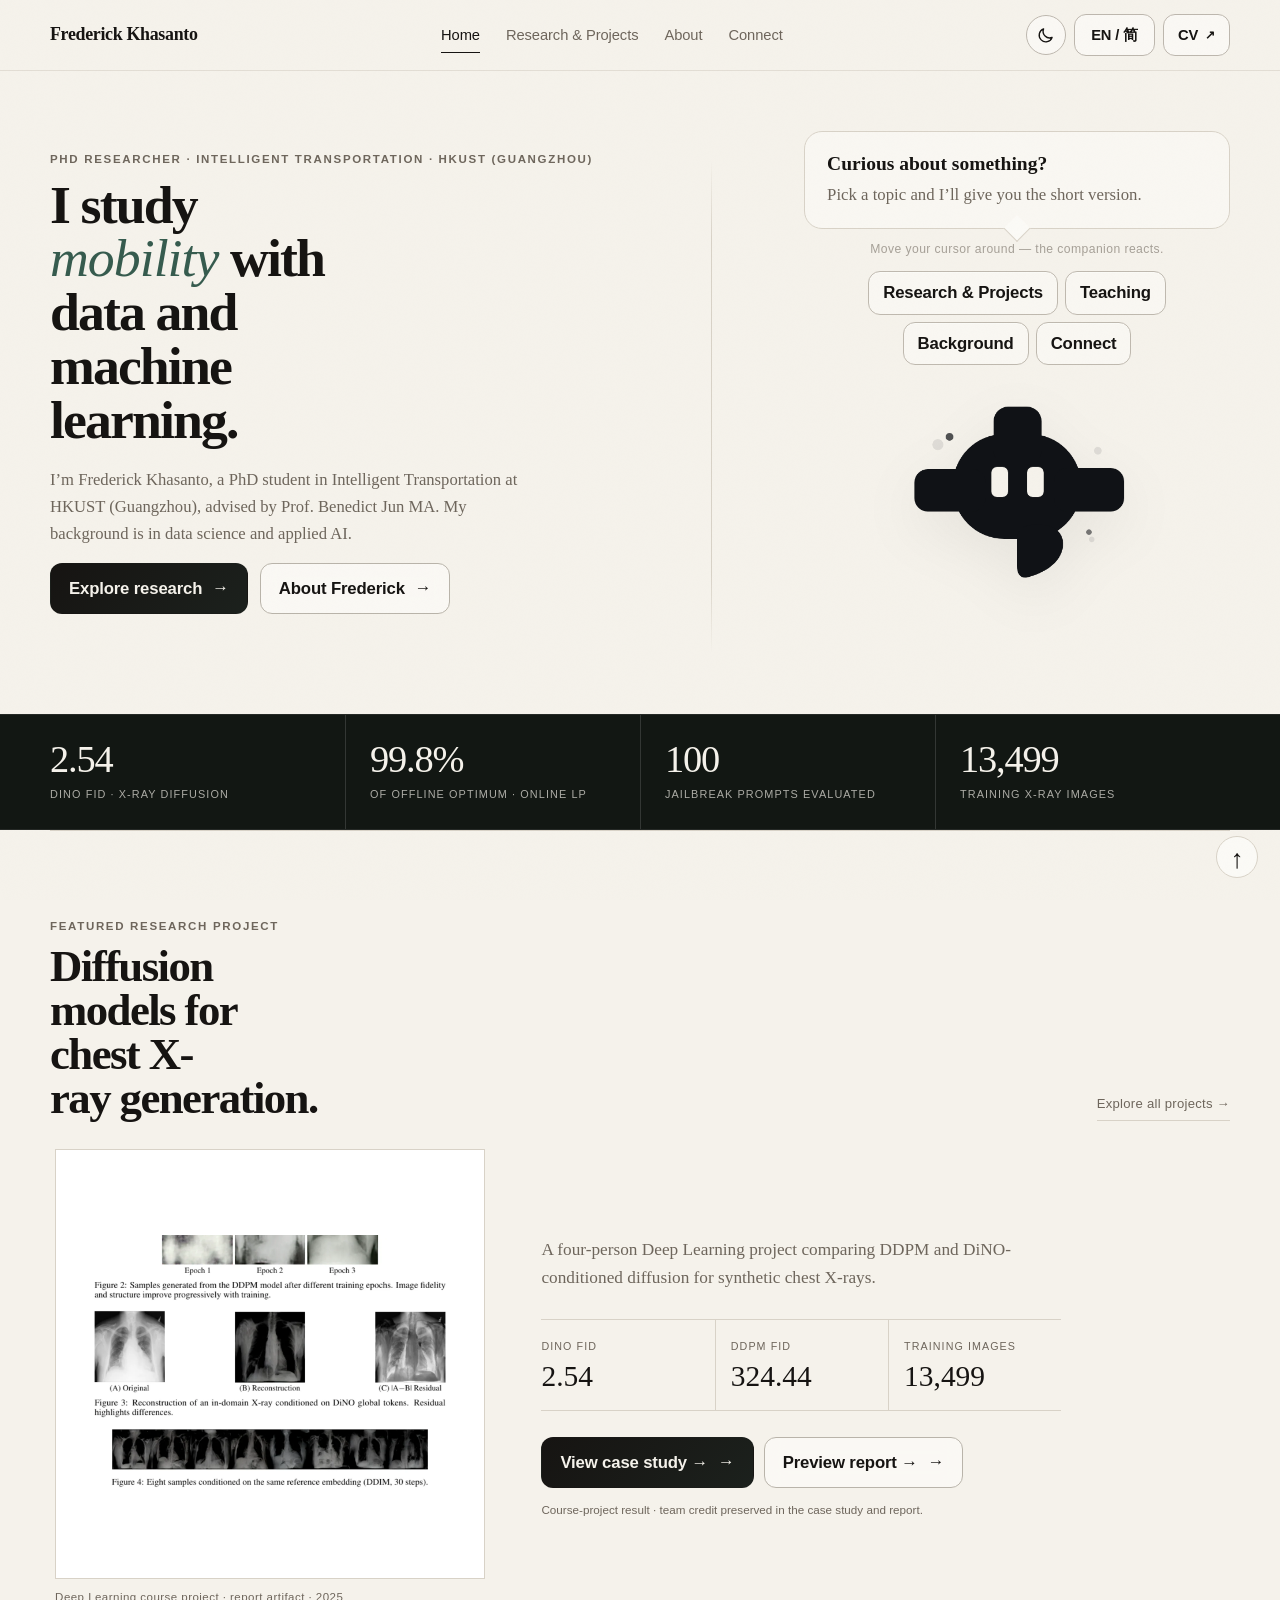
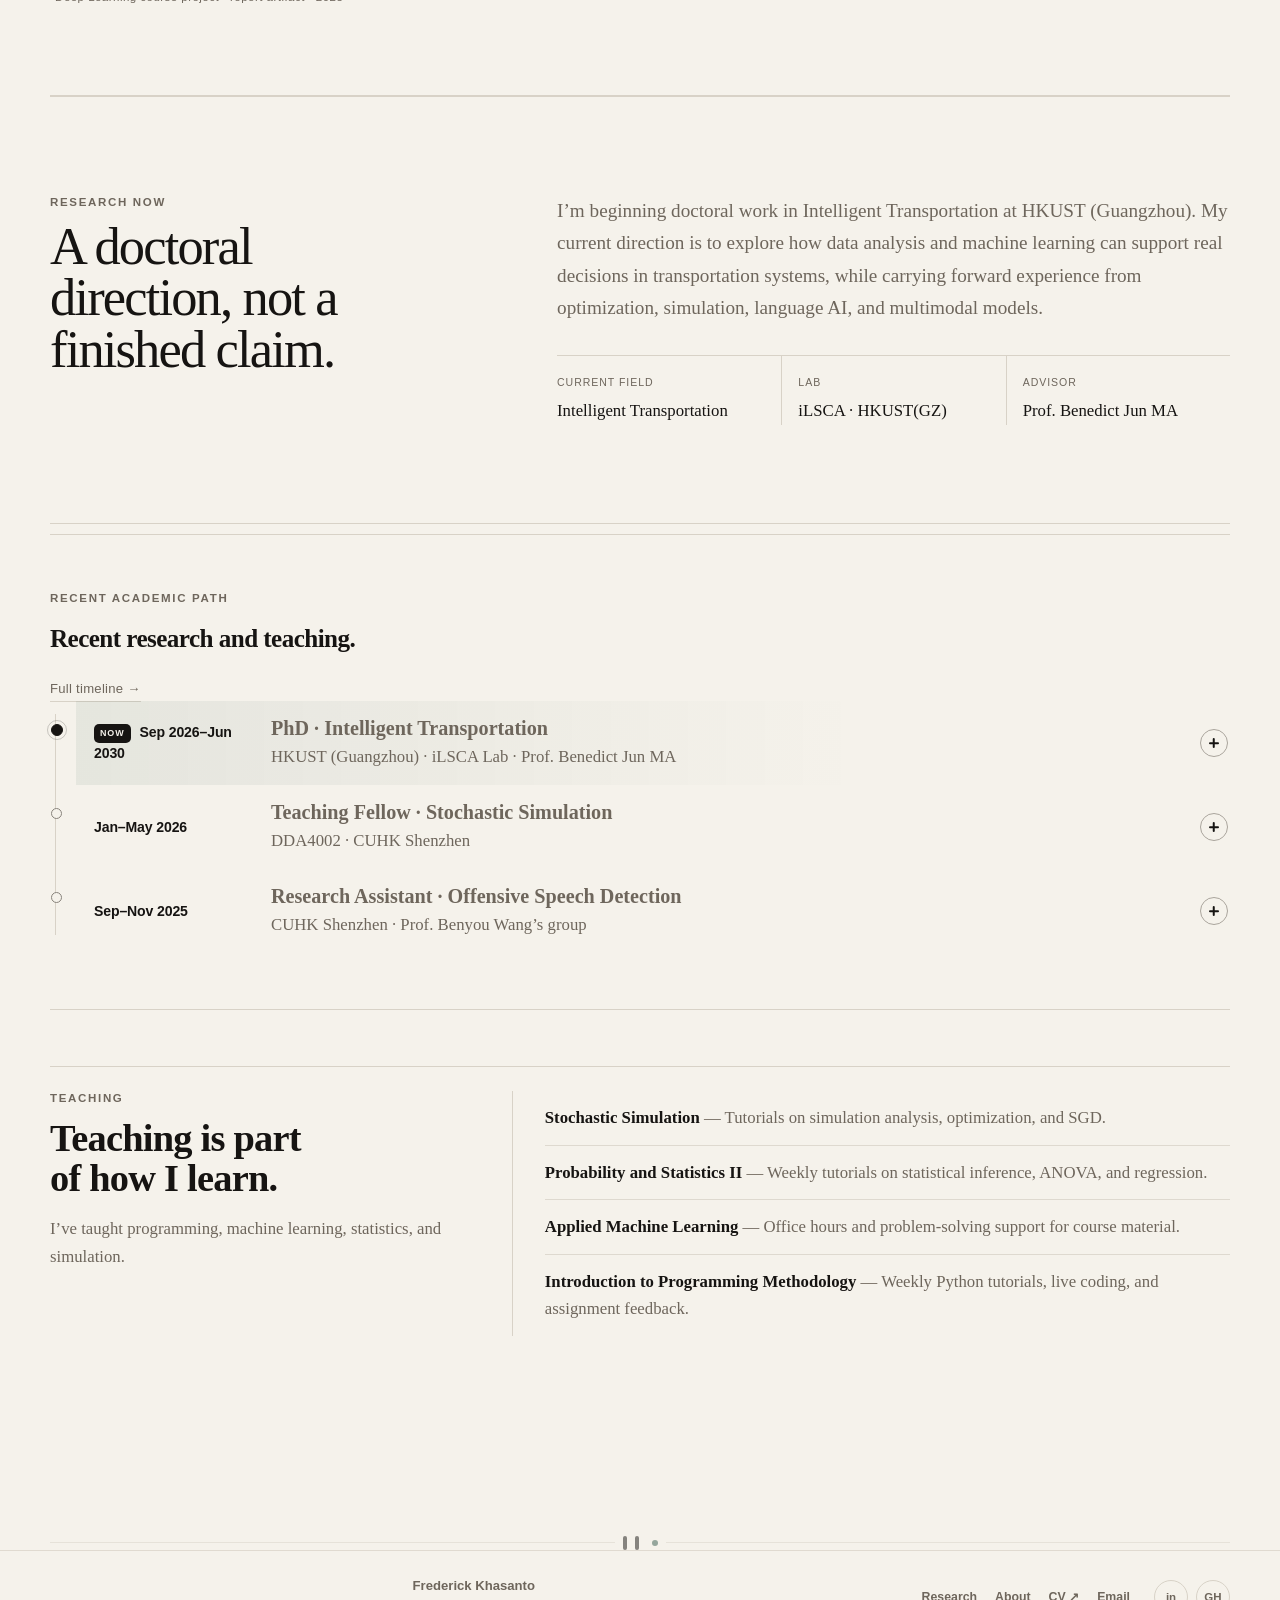
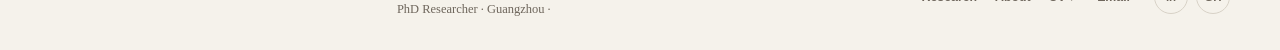
<file: index.html>
<!DOCTYPE html>

<html class="no-js" data-theme="light" lang="en">
<head>
<meta charset="utf-8"/>
<meta content="width=device-width, initial-scale=1.0" name="viewport"/>
<meta content="PhD researcher in Intelligent Transportation at HKUST (Guangzhou), with a background in data science, machine learning, language AI, and multimodal AI." name="description"/>
<meta content="index,follow" name="robots"/>
<meta content="website" property="og:type"/>
<meta content="Frederick Khasanto — PhD Researcher" property="og:title"/>
<meta content="PhD researcher in Intelligent Transportation at HKUST (Guangzhou), with a background in data science, machine learning, language AI, and multimodal AI." property="og:description"/>
<meta content="og-home.png" property="og:image"/>
<meta content="1200" property="og:image:width"/>
<meta content="630" property="og:image:height"/>
<meta content="summary_large_image" name="twitter:card"/>
<meta content="Frederick Khasanto — PhD Researcher" name="twitter:title"/>
<meta content="PhD researcher in Intelligent Transportation at HKUST (Guangzhou), with a background in data science, machine learning, language AI, and multimodal AI." name="twitter:description"/>
<meta content="og-home.png" name="twitter:image"/>
<link href="" id="canonicalLink" rel="canonical"/>
<title>Frederick Khasanto — PhD Researcher</title>
<link href="favicon.svg" rel="icon" type="image/svg+xml"/>
<script>(function(){var d=document.documentElement;d.classList.remove('no-js');try{var t=localStorage.getItem('fk-theme');if(t==='dark'||t==='light')d.setAttribute('data-theme',t);}catch(e){}})();</script>
<link href="apple-touch-icon.png" rel="apple-touch-icon" sizes="180x180"/>
<link href="manifest.webmanifest" rel="manifest"/>
<meta content="#f5f2eb" name="theme-color"/>
<link href="core.css?v=56" rel="stylesheet"/>
<link href="home.css?v=56" rel="stylesheet"/>
<script type="application/ld+json">{"@context": "https://schema.org", "@type": "Person", "name": "Frederick Khasanto", "email": "mailto:khasanto.frederick@gmail.com", "jobTitle": "PhD Student in Intelligent Transportation", "description": "PhD student in Intelligent Transportation at The Hong Kong University of Science and Technology (Guangzhou), advised by Prof. Benedict Jun MA.", "sameAs": ["https://github.com/frederickkh", "https://www.linkedin.com/in/frederickkhasanto/", "https://www.instagram.com/frederick.khh/"], "affiliation": {"@type": "CollegeOrUniversity", "name": "The Hong Kong University of Science and Technology (Guangzhou)"}, "alumniOf": {"@type": "CollegeOrUniversity", "name": "The Chinese University of Hong Kong, Shenzhen"}, "knowsAbout": ["Intelligent Transportation", "Machine Learning", "Data Science", "Natural Language Processing", "Multimodal AI"]}</script>
<link href="v56-premium.css?v=56" rel="stylesheet"/>
</head>
<body class="page-enter" data-page="home">
<a class="skip-link" data-copy-en="Skip to content" data-copy-zh="跳到主要内容" href="#main">Skip to content</a>
<header class="site-header">
<div class="container header-inner">
<a class="wordmark" href="index.html">Frederick Khasanto</a>
<button aria-controls="mobileMenu" aria-expanded="false" aria-label="Open navigation" class="mobile-menu-toggle" id="mobileMenuToggle" type="button">
<span></span><span></span><span></span>
</button>
<div class="mobile-menu" id="mobileMenu">
<nav aria-label="Primary navigation" class="top-nav">
<a data-i18n="common.home" href="index.html">Home</a>
<a data-i18n="common.work" href="research.html">Research &amp; Projects</a>
<a data-i18n="common.about" href="about.html">About</a>
<a data-i18n="common.connect" href="connect.html">Connect</a>
</nav>
<div class="header-actions">
<button aria-label="Switch to dark mode" class="pill-btn theme-icon-btn" id="themeToggle" title="Dark mode" type="button">
<svg aria-hidden="true" class="theme-icon theme-icon-moon" viewbox="0 0 24 24"><path d="M20.1 15.25A8.8 8.8 0 0 1 8.75 3.9 8.85 8.85 0 1 0 20.1 15.25Z" fill="none" stroke="currentColor" stroke-linecap="round" stroke-linejoin="round" stroke-width="1.8"></path></svg>
<svg aria-hidden="true" class="theme-icon theme-icon-sun" viewbox="0 0 24 24"><circle cx="12" cy="12" fill="none" r="4" stroke="currentColor" stroke-width="1.8"></circle><path d="M12 2.5v2M12 19.5v2M4.57 4.57l1.42 1.42M18.01 18.01l1.42 1.42M2.5 12h2M19.5 12h2M4.57 19.43l1.42-1.42M18.01 5.99l1.42-1.42" fill="none" stroke="currentColor" stroke-linecap="round" stroke-width="1.8"></path></svg>
</button>
<button class="pill-btn" data-i18n="common.lang" id="langToggle" type="button">EN / 简</button>
<a class="cv-link" data-i18n="common.cv" href="Frederick_Khasanto_CV_2026.pdf" rel="noopener" target="_blank">CV</a>
</div>
</div>
</div>
</header>
<main class="page-main" id="main">
<div class="container">
<section class="hero-grid home-hero">
<div class="hero-copy">
<div class="kicker" data-i18n="home.kicker">PhD Researcher · Intelligent Transportation · HKUST (Guangzhou)</div>
<h1 data-i18n="home.title" data-i18n-html="true">I study <em>mobility</em> with data and machine learning.</h1>
<p data-i18n="home.intro">I’m Frederick Khasanto, a PhD student in Intelligent Transportation at HKUST (Guangzhou), advised by Prof. Benedict Jun MA. My background is in data science and applied AI.</p>
<div class="hero-actions">
<a class="primary-btn" data-i18n="home.viewWork" href="research.html">Explore research</a>
<a class="secondary-btn" data-i18n="home.aboutMe" href="about.html">About Frederick</a>
</div>
</div>
<aside aria-label="Interactive profile avatar" class="hero-side">
<div class="avatar-wrap">
<div aria-live="polite" class="avatar-bubble">
<strong data-i18n="home.avatarQ">Curious about something?</strong>
<p data-i18n="home.avatarD" id="avatarResponse">Pick a topic and I’ll give you the short version.</p>
</div>
<div class="avatar-interaction-hint" data-copy-en="Move your cursor around — the companion reacts." data-copy-zh="移动光标，研究伙伴会跟着互动。">Move your cursor around — the companion reacts.</div>
<div class="avatar-options">
<button type="button" class="avatar-option" data-i18n="home.optWork" data-topic="work">Research &amp; Projects</button>
<button type="button" class="avatar-option" data-i18n="home.optTeach" data-topic="teaching">Teaching</button>
<button type="button" class="avatar-option" data-i18n="home.optAbout" data-topic="about">Background</button>
<button type="button" class="avatar-option" data-i18n="home.optConnect" data-topic="connect">Connect</button>
</div>
<button aria-describedby="avatarResponse" aria-label="Interactive research companion" class="avatar-btn" id="avatarButton" type="button">
<svg aria-hidden="true" class="research-companion" data-orbit-avatar="" viewbox="0 0 520 420" xmlns="http://www.w3.org/2000/svg">
<g aria-hidden="true" class="companion-nodes"><circle class="companion-node node-a" cx="118" cy="132" fill="currentColor" opacity=".22" r="10"></circle><circle class="companion-node node-b" cx="405" cy="143" fill="currentColor" opacity=".18" r="7"></circle><circle class="companion-node node-c" cx="394" cy="302" fill="currentColor" opacity=".16" r="5"></circle></g><g class="companion-core">
<rect class="companion-body" fill="currentColor" height="188" rx="92" width="230" x="145" y="113"></rect>
<rect class="companion-body companion-wing-left" fill="currentColor" height="76" rx="24" width="128" x="76" y="176"></rect>
<rect class="companion-body companion-wing-right" fill="currentColor" height="78" rx="24" width="126" x="326" y="174"></rect>
<rect class="companion-body companion-crown" fill="currentColor" height="105" rx="26" width="86" x="218" y="64"></rect>
<path class="companion-body companion-tail" d="M285 276 C316 272 338 282 342 303 C347 333 321 359 279 370 C266 373 260 364 260 350 L260 303 C260 287 270 278 285 276Z" fill="currentColor"></path>
<g fill="var(--avatar-eye)">
<g class="avatar-eye-track avatar-eye-track-left"><rect class="avatar-eye" height="54" rx="10" width="30" x="214" y="172"></rect></g>
<g class="avatar-eye-track avatar-eye-track-right"><rect class="avatar-eye" height="54" rx="10" width="30" x="278" y="172"></rect></g>
</g>
<path class="avatar-smile" d="M230 249 C251 264 276 264 296 249" fill="none" stroke="var(--avatar-eye)" stroke-linecap="round" stroke-width="8"></path>
</g><g aria-hidden="true" class="companion-expression">
<path class="companion-brow companion-brow-left" d="M209 157 Q225 149 241 157" fill="none" stroke="var(--avatar-eye)" stroke-linecap="round" stroke-width="5"></path>
<path class="companion-brow companion-brow-right" d="M275 157 Q291 149 307 157" fill="none" stroke="var(--avatar-eye)" stroke-linecap="round" stroke-width="5"></path>
<g class="companion-thought"><circle cx="377" cy="114" fill="currentColor" r="5"></circle><circle cx="394" cy="98" fill="currentColor" r="7"></circle><circle cx="416" cy="78" fill="currentColor" r="9"></circle></g>
<g class="companion-signals" fill="none" stroke="currentColor" stroke-linecap="round" stroke-width="4"><path d="M92 160 Q72 176 72 202"></path><path d="M428 153 Q450 171 451 199"></path></g>
</g>
<circle class="companion-float-dot companion-float-dot-a" cx="139" cy="118" fill="currentColor" opacity=".72" r="7"></circle>
<circle class="companion-float-dot companion-float-dot-b" cx="389" cy="289" fill="currentColor" opacity=".55" r="5"></circle>
</svg>
</button>
<noscript><div class="avatar-noscript"><img alt="Frederick research companion" src="research-companion.svg"/></div></noscript><div class="avatar-helper"><a class="avatar-jump hidden" data-copy-en="Open page →" data-copy-zh="打开页面 →" href="#" id="avatarJump">Open page →</a></div>
</div>
</aside>
</section>
<section aria-label="Selected project evidence" class="home-proof-strip">
<div class="home-proof-inner">
<a class="home-proof-item" href="research.html#projects"><strong>2.54</strong><span data-copy-en="DiNO FID · X-ray diffusion" data-copy-zh="DiNO FID · X 光扩散模型">DiNO FID · X-ray diffusion</span></a>
<a class="home-proof-item" href="research.html#projects"><strong>99.8%</strong><span data-copy-en="of offline optimum · Online LP" data-copy-zh="离线最优值 · 在线线性规划">of offline optimum · Online LP</span></a>
<a class="home-proof-item" href="research.html#projects"><strong>100</strong><span data-copy-en="jailbreak prompts evaluated" data-copy-zh="个越狱提示词完成评估">jailbreak prompts evaluated</span></a>
<a class="home-proof-item" href="research.html#projects"><strong>13,499</strong><span data-copy-en="training X-ray images" data-copy-zh="张 X 光训练图像">training X-ray images</span></a>
</div>
</section>
<section class="home-featured-research reveal" id="featured-research">
<div class="home-featured-head">
<div>
<div class="kicker" data-copy-en="Featured research project" data-copy-zh="精选研究项目">Featured research project</div>
<h2 data-copy-en="Diffusion models for chest X-ray generation." data-copy-zh="用于胸部 X 光生成的扩散模型。">Diffusion models for chest X-ray generation.</h2>
</div>
<a class="text-arrow-link" data-copy-en="Explore all projects →" data-copy-zh="查看全部项目 →" href="research.html#projects">Explore all projects →</a>
</div>
<div class="home-featured-layout">
<figure class="home-featured-visual report-artifact">
<img alt="Generation and reconstruction results from Frederick Khasanto's X-ray diffusion project report" decoding="async" height="900" loading="lazy" src="project-xray-report.webp" width="1400"/>
<figcaption data-copy-en="Deep Learning course project · report artifact · 2025" data-copy-zh="深度学习课程项目 · 报告图示 · 2025">Deep Learning course project · report artifact · 2025</figcaption>
</figure>
<div class="home-featured-copy">
<p data-copy-en="A four-person Deep Learning project comparing DDPM and DiNO-conditioned diffusion for synthetic chest X-rays." data-copy-zh="一个四人课程项目，对比无条件 DDPM 与 DiNO 条件潜空间扩散模型用于合成胸部 X 光。报告结合定量评估、重建、多样性与插值检查。">A four-person Deep Learning project comparing DDPM and DiNO-conditioned diffusion for synthetic chest X-rays.</p>
<div aria-label="Selected project results" class="home-featured-results">
<div><span data-copy-en="DiNO FID" data-copy-zh="DiNO FID">DiNO FID</span><strong>2.54</strong></div>
<div><span data-copy-en="DDPM FID" data-copy-zh="DDPM FID">DDPM FID</span><strong>324.44</strong></div>
<div><span data-copy-en="Training images" data-copy-zh="训练图像">Training images</span><strong>13,499</strong></div>
</div>
<div class="home-featured-actions">
<button class="primary-btn" data-copy-en="View case study →" data-copy-zh="查看案例 →" data-project-open="xray" type="button">View case study</button>
<a class="secondary-btn" data-copy-en="Preview report →" data-copy-zh="预览报告 →" data-project-report-preview="xray" href="Frederick_Khasanto_Project_Xray_Diffusion_Models.pdf">Preview report →</a>
</div>
<p class="evidence-note" data-copy-en="Course-project result · team credit preserved in the case study and report." data-copy-zh="课程项目结果 · 案例与报告中保留小组署名。">Course-project result · team credit preserved in the case study and report.</p>
</div>
</div>
</section><section class="home-current-focus reveal" id="research-now">
<div>
<div class="kicker" data-copy-en="Research now" data-copy-zh="当前研究">Research now</div>
<h2 data-copy-en="A doctoral direction, not a finished claim." data-copy-zh="这是博士阶段的研究方向，而不是已经完成的结论。">A doctoral direction, not a finished claim.</h2>
</div>
<div class="home-current-focus-body">
<p data-copy-en="I’m beginning doctoral work in Intelligent Transportation at HKUST (Guangzhou). My current direction is to explore how data analysis and machine learning can support real decisions in transportation systems, while carrying forward experience from optimization, simulation, language AI, and multimodal models." data-copy-zh="我正在香港科技大学（广州）开始智能交通博士研究。目前的方向是探索数据分析与机器学习如何支持交通系统中的真实决策，同时延续我在优化、模拟、语言 AI 与多模态模型方面的经验。">I’m beginning doctoral work in Intelligent Transportation at HKUST (Guangzhou). My current direction is to explore how data analysis and machine learning can support real decisions in transportation systems, while carrying forward experience from optimization, simulation, language AI, and multimodal models.</p>
<div class="home-current-meta">
<div><span data-copy-en="Current field" data-copy-zh="当前领域">Current field</span><strong data-copy-en="Intelligent Transportation" data-copy-zh="智能交通">Intelligent Transportation</strong></div>
<div><span data-copy-en="Lab" data-copy-zh="实验室">Lab</span><strong>iLSCA · HKUST(GZ)</strong></div>
<div><span data-copy-en="Advisor" data-copy-zh="导师">Advisor</span><strong>Prof. Benedict Jun MA</strong></div>
</div>
</div>
</section><section class="academic-timeline-section reveal">
<div class="section-head"><div><div class="kicker" data-copy-en="Recent academic path" data-copy-zh="近期学术经历">Recent academic path</div><h2 data-copy-en="Recent research and teaching." data-copy-zh="近期的研究与教学经历。">Recent research and teaching.</h2></div><a class="text-arrow-link" data-copy-en="Full timeline →" data-copy-zh="完整时间线 →" href="about.html#academic-timeline">Full timeline →</a></div>
<div class="academic-timeline interactive-timeline" data-academic-timeline="">
<article class="timeline-item current" data-timeline-category="education research">
<button aria-expanded="false" class="timeline-trigger" type="button"><time>Sep 2026–Jun 2030</time><span class="timeline-summary"><strong data-copy-en="PhD · Intelligent Transportation" data-copy-zh="博士 · 智能交通">PhD · Intelligent Transportation</strong><span data-copy-en="HKUST (Guangzhou) · iLSCA Lab · Prof. Benedict Jun MA" data-copy-zh="香港科技大学（广州） · iLSCA Lab · Benedict Jun MA 教授">HKUST (Guangzhou) · iLSCA Lab · Prof. Benedict Jun MA</span></span><span aria-hidden="true" class="timeline-cue"></span></button>
<div class="timeline-detail"><p data-copy-en="Beginning doctoral research in Intelligent Transportation at HKUST (Guangzhou) as a Postgraduate Studentship recipient." data-copy-zh="以研究生奖学金获得者身份，在香港科技大学（广州）开始智能交通博士研究。">Beginning doctoral research in Intelligent Transportation at HKUST (Guangzhou) as a Postgraduate Studentship recipient.</p></div>
</article>
<article class="timeline-item" data-timeline-category="teaching">
<button aria-expanded="false" class="timeline-trigger" type="button"><time>Jan–May 2026</time><span class="timeline-summary"><strong data-copy-en="Teaching Fellow · Stochastic Simulation" data-copy-zh="教学助理 · 随机模拟">Teaching Fellow · Stochastic Simulation</strong><span data-copy-en="DDA4002 · CUHK Shenzhen" data-copy-zh="DDA4002 · 香港中文大学（深圳）">DDA4002 · CUHK Shenzhen</span></span><span aria-hidden="true" class="timeline-cue"></span></button>
<div class="timeline-detail"><p data-copy-en="Led tutorials on input/output analysis, simulation optimization, and stochastic gradient descent." data-copy-zh="负责输入/输出分析、模拟优化与随机梯度下降相关教程。">Led tutorials on input/output analysis, simulation optimization, and stochastic gradient descent.</p></div>
</article>
<article class="timeline-item" data-timeline-category="research">
<button aria-expanded="false" class="timeline-trigger" type="button"><time>Sep–Nov 2025</time><span class="timeline-summary"><strong data-copy-en="Research Assistant · Offensive Speech Detection" data-copy-zh="研究助理 · 冒犯性言论检测">Research Assistant · Offensive Speech Detection</strong><span data-copy-en="CUHK Shenzhen · Prof. Benyou Wang’s group" data-copy-zh="香港中文大学（深圳） · Benyou Wang 教授课题组">CUHK Shenzhen · Prof. Benyou Wang’s group</span></span><span aria-hidden="true" class="timeline-cue"></span></button>
<div class="timeline-detail"><p data-copy-en="Reviewed transformer-based hate-speech detection research and collected datasets for supervised classification." data-copy-zh="调研基于 Transformer 的仇恨言论检测研究，并收集用于监督分类的数据集。">Reviewed transformer-based hate-speech detection research and collected datasets for supervised classification.</p></div>
</article>
</div>
</section>
<section class="section reveal" id="teaching-profile">
<div class="teaching-home-grid">
<div class="intro-card">
<div class="kicker" data-i18n="home.teachK">Teaching</div>
<h2 class="home-title" data-i18n="home.teachT">Teaching is part of how I learn.</h2>
<p class="muted" data-i18n="home.teachP">I’ve taught programming, machine learning, statistics, and simulation.</p>
</div>
<div class="teaching-preview">
<ul class="teaching-home-list">
<li><strong data-i18n="home.t1title">Stochastic Simulation</strong> — <span data-i18n="home.t1body">Tutorials on simulation analysis, optimization, and SGD.</span></li>
<li><strong data-i18n="home.t2title">Probability and Statistics II</strong> — <span data-i18n="home.t2body">Weekly tutorials on statistical inference, ANOVA, and regression.</span></li>
<li><strong data-i18n="home.t3title">Applied Machine Learning</strong> — <span data-i18n="home.t3body">Office hours and problem-solving support for course material.</span></li>
<li><strong data-i18n="home.t4title">Introduction to Programming Methodology</strong> — <span data-i18n="home.t4body">Weekly Python tutorials, live coding, and assignment feedback.</span></li>
</ul>
</div>
</div>
</section>
</div>
</main>
<div aria-hidden="true" class="signature-divider"><span class="sig-line"></span><span class="sig-eye"></span><span class="sig-eye"></span><span class="sig-node"></span><span class="sig-line"></span></div><footer class="footer-simple premium-footer"><div class="container premium-footer-inner"><div class="footer-identity"><strong>Frederick Khasanto</strong><span data-copy-en="PhD Researcher · Guangzhou ·" data-copy-zh="博士研究者 · 广州 ·">PhD Researcher · Guangzhou · <span class="freshness" data-copy-en="Updated Sep 2026" data-copy-zh="更新于 2026年9月">Updated Sep 2026</span></span></div><nav aria-label="Footer navigation" class="footer-nav"><a data-copy-en="Research" data-copy-zh="研究" href="research.html">Research</a><a data-copy-en="About" data-copy-zh="关于" href="about.html">About</a><a data-copy-en="CV ↗" data-copy-zh="简历 ↗" href="Frederick_Khasanto_CV_2026.pdf" rel="noopener" target="_blank">CV ↗</a><a data-copy-en="Email" data-copy-zh="邮箱" href="mailto:khasanto.frederick@gmail.com">Email</a></nav><div class="footer-socials"><a aria-label="LinkedIn" href="https://www.linkedin.com/in/frederickkhasanto/" rel="noopener" target="_blank">in</a><a aria-label="GitHub" href="https://github.com/frederickkh" rel="noopener" target="_blank">GH</a></div></div></footer>
<button type="button" aria-label="Back to top" class="to-top" data-to-top="">↑</button>
<script src="site-config.js?v=56"></script><script defer="" src="script.js?v=56"></script>
</body></html>
</file>
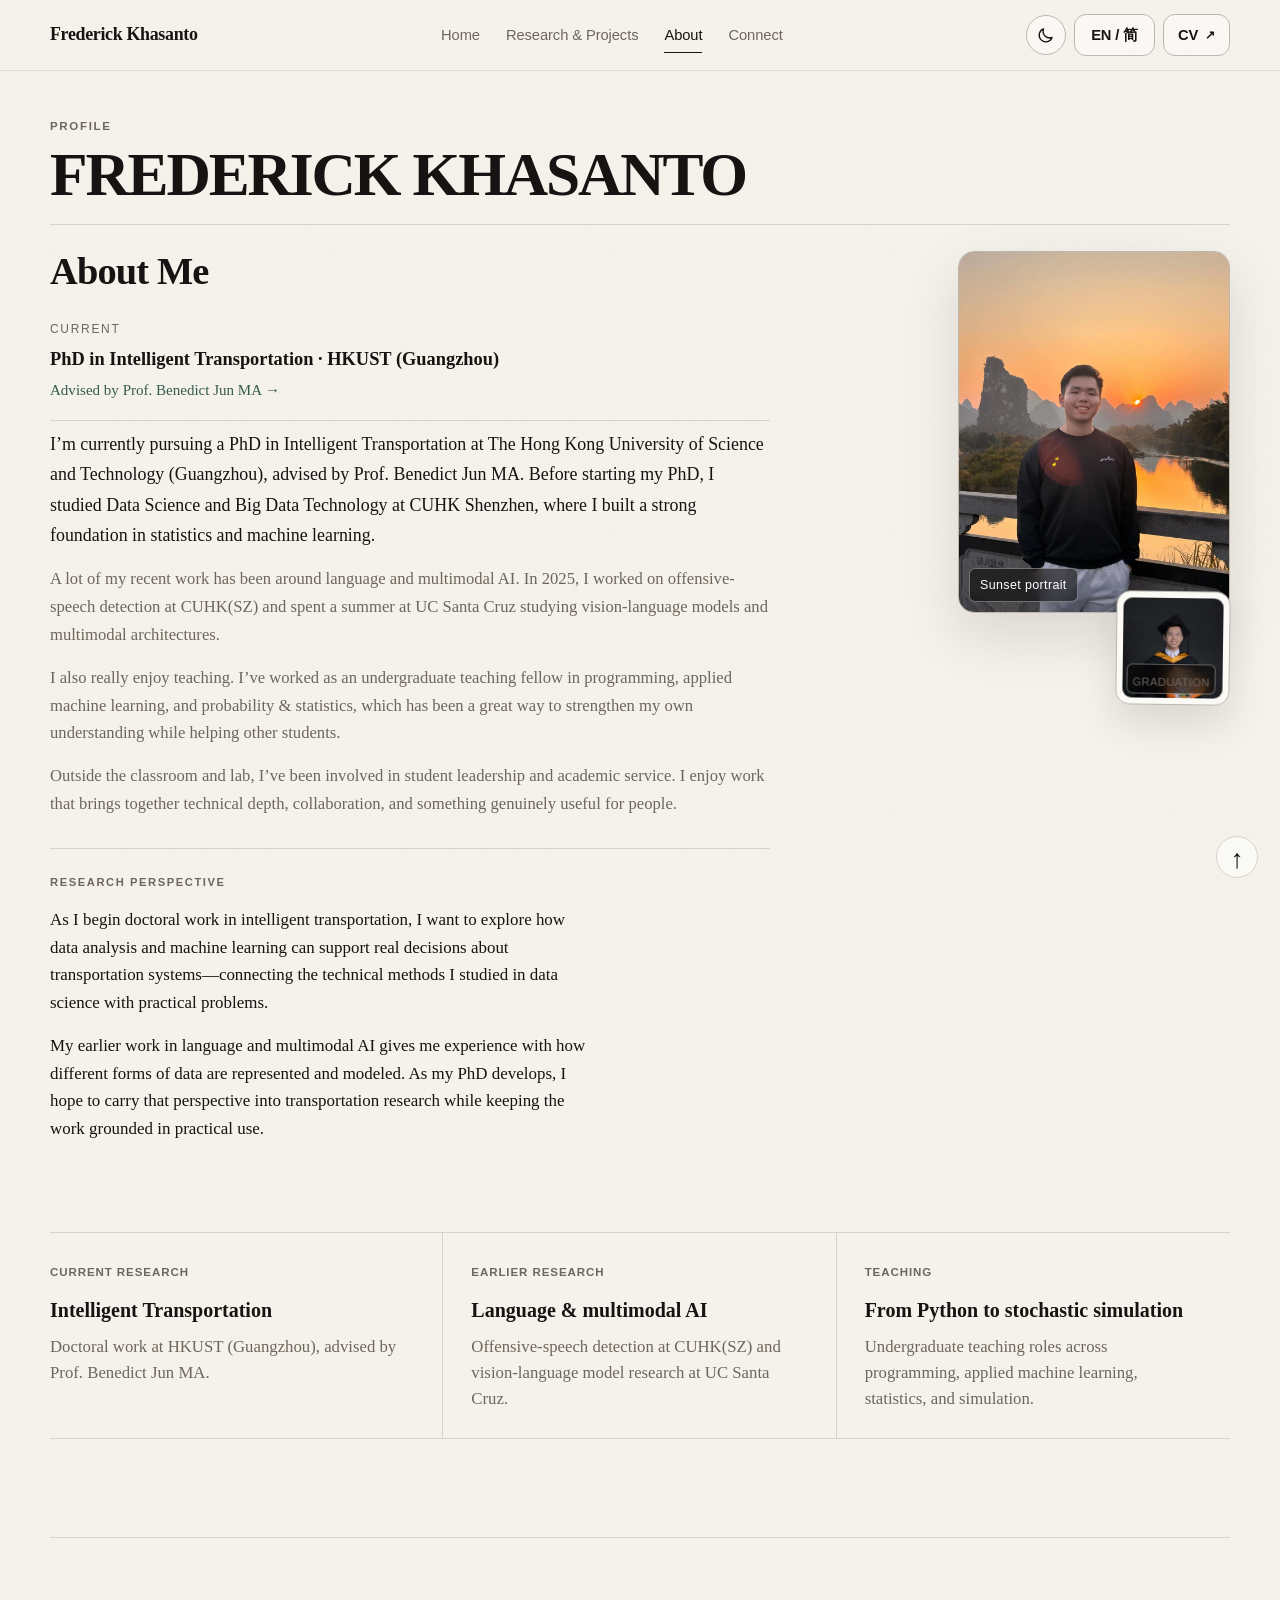
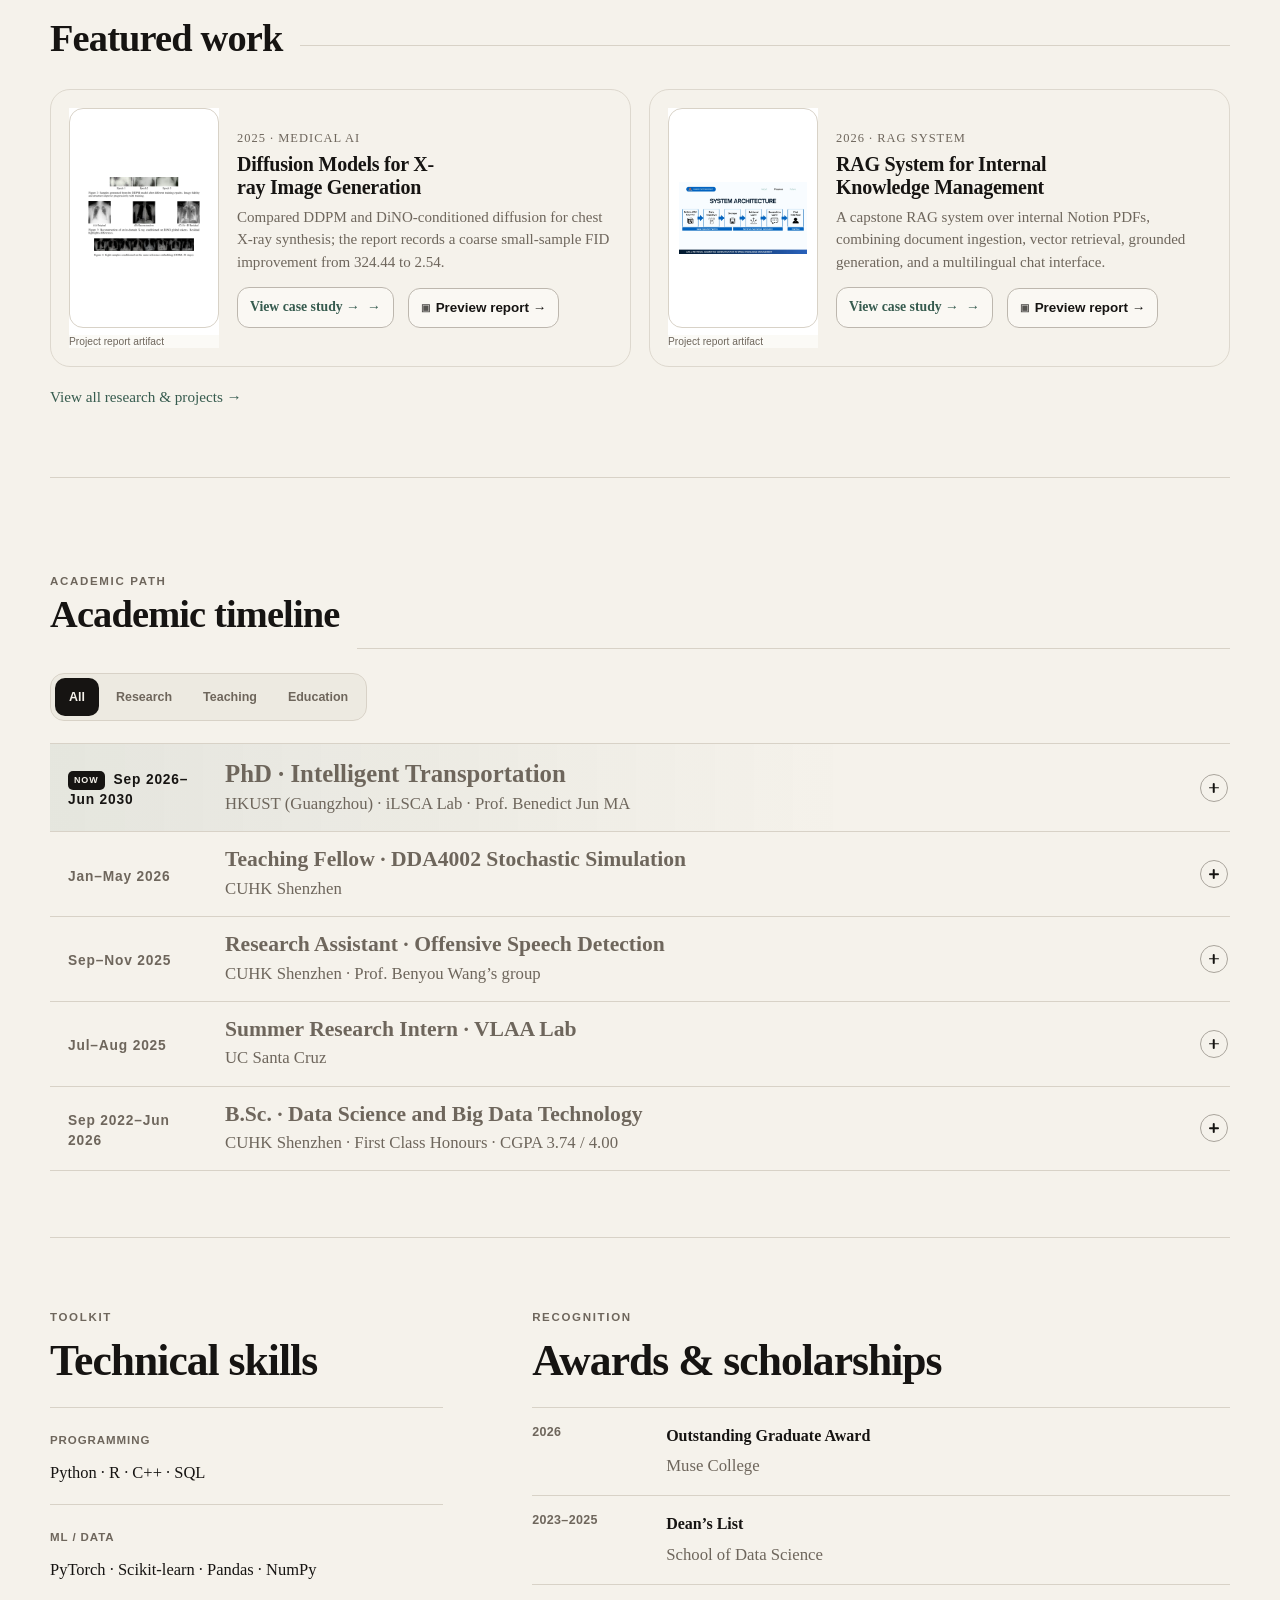
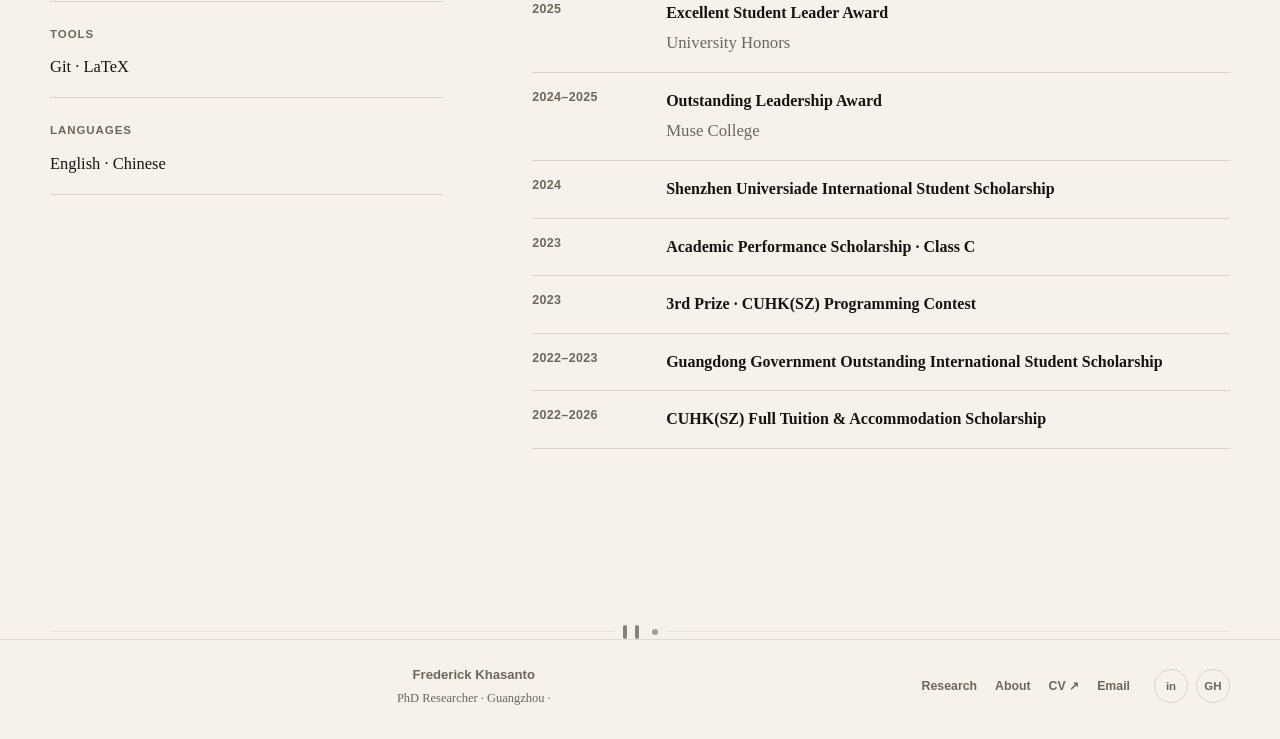
<file: about.html>
<!DOCTYPE html>

<html class="no-js" data-theme="light" lang="en">
<head>
<meta charset="utf-8"/>
<meta content="width=device-width, initial-scale=1.0" name="viewport"/>
<meta content="Academic background, research experience, teaching, and profile of Frederick Khasanto, PhD student in Intelligent Transportation at HKUST (Guangzhou)." name="description"/>
<meta content="index,follow" name="robots"/>
<meta content="website" property="og:type"/>
<meta content="About — Frederick Khasanto" property="og:title"/>
<meta content="Academic background, research experience, teaching, and profile of Frederick Khasanto, PhD student in Intelligent Transportation at HKUST (Guangzhou)." property="og:description"/>
<meta content="og-about.png" property="og:image"/>
<meta content="1200" property="og:image:width"/>
<meta content="630" property="og:image:height"/>
<meta content="summary_large_image" name="twitter:card"/>
<meta content="About — Frederick Khasanto" name="twitter:title"/>
<meta content="Academic background, research experience, teaching, and profile of Frederick Khasanto, PhD student in Intelligent Transportation at HKUST (Guangzhou)." name="twitter:description"/>
<meta content="og-about.png" name="twitter:image"/>
<link href="" id="canonicalLink" rel="canonical"/>
<title>About — Frederick Khasanto</title>
<link href="favicon.svg" rel="icon" type="image/svg+xml"/>
<script>(function(){var d=document.documentElement;d.classList.remove('no-js');try{var t=localStorage.getItem('fk-theme');if(t==='dark'||t==='light')d.setAttribute('data-theme',t);}catch(e){}})();</script>
<link href="apple-touch-icon.png" rel="apple-touch-icon" sizes="180x180"/>
<link href="manifest.webmanifest" rel="manifest"/>
<meta content="#f5f2eb" name="theme-color"/>
<link href="core.css?v=56" rel="stylesheet"/>
<link href="about.css?v=56" rel="stylesheet"/>
<link as="image" href="frederick-outdoors.webp" rel="preload" type="image/webp"/>
<script type="application/ld+json">{"@context": "https://schema.org", "@type": "Person", "name": "Frederick Khasanto", "email": "mailto:khasanto.frederick@gmail.com", "jobTitle": "PhD Student in Intelligent Transportation", "description": "PhD student in Intelligent Transportation at The Hong Kong University of Science and Technology (Guangzhou), advised by Prof. Benedict Jun MA.", "sameAs": ["https://github.com/frederickkh", "https://www.linkedin.com/in/frederickkhasanto/", "https://www.instagram.com/frederick.khh/"], "affiliation": {"@type": "CollegeOrUniversity", "name": "The Hong Kong University of Science and Technology (Guangzhou)"}, "alumniOf": {"@type": "CollegeOrUniversity", "name": "The Chinese University of Hong Kong, Shenzhen"}, "knowsAbout": ["Intelligent Transportation", "Machine Learning", "Data Science", "Natural Language Processing", "Multimodal AI"]}</script>
<link href="v56-premium.css?v=56" rel="stylesheet"/>
</head>
<body class="page-enter" data-page="about">
<a class="skip-link" data-copy-en="Skip to content" data-copy-zh="跳到主要内容" href="#main">Skip to content</a>
<header class="site-header">
<div class="container header-inner">
<a class="wordmark" href="index.html">Frederick Khasanto</a>
<button aria-controls="mobileMenu" aria-expanded="false" aria-label="Open navigation" class="mobile-menu-toggle" id="mobileMenuToggle" type="button">
<span></span><span></span><span></span>
</button>
<div class="mobile-menu" id="mobileMenu">
<nav aria-label="Primary navigation" class="top-nav">
<a data-i18n="common.home" href="index.html">Home</a>
<a data-i18n="common.work" href="research.html">Research &amp; Projects</a>
<a data-i18n="common.about" href="about.html">About</a>
<a data-i18n="common.connect" href="connect.html">Connect</a>
</nav>
<div class="header-actions">
<button aria-label="Switch to dark mode" class="pill-btn theme-icon-btn" id="themeToggle" title="Dark mode" type="button">
<svg aria-hidden="true" class="theme-icon theme-icon-moon" viewbox="0 0 24 24"><path d="M20.1 15.25A8.8 8.8 0 0 1 8.75 3.9 8.85 8.85 0 1 0 20.1 15.25Z" fill="none" stroke="currentColor" stroke-linecap="round" stroke-linejoin="round" stroke-width="1.8"></path></svg>
<svg aria-hidden="true" class="theme-icon theme-icon-sun" viewbox="0 0 24 24"><circle cx="12" cy="12" fill="none" r="4" stroke="currentColor" stroke-width="1.8"></circle><path d="M12 2.5v2M12 19.5v2M4.57 4.57l1.42 1.42M18.01 18.01l1.42 1.42M2.5 12h2M19.5 12h2M4.57 19.43l1.42-1.42M18.01 5.99l1.42-1.42" fill="none" stroke="currentColor" stroke-linecap="round" stroke-width="1.8"></path></svg>
</button>
<button class="pill-btn" data-i18n="common.lang" id="langToggle" type="button">EN / 简</button>
<a class="cv-link" data-i18n="common.cv" href="Frederick_Khasanto_CV_2026.pdf" rel="noopener" target="_blank">CV</a>
</div>
</div>
</div>
</header>
<main class="page-main about-page" id="main"><div class="container about-container">
<section class="about-hero-ref reveal"><div class="kicker" data-i18n="about.profile">Profile</div><h1>FREDERICK KHASANTO</h1><div class="about-divider"></div></section>
<section class="about-intro-ref reveal">
<div class="about-copy-ref">
<h2 data-i18n="about.title">About Me</h2><div class="about-current-role"><span data-copy-en="Current" data-copy-zh="当前">Current</span><strong data-copy-en="PhD in Intelligent Transportation · HKUST (Guangzhou)" data-copy-zh="智能交通博士 · 香港科技大学（广州）">PhD in Intelligent Transportation · HKUST (Guangzhou)</strong><a data-copy-en="Advised by Prof. Benedict Jun MA →" data-copy-zh="导师：Benedict Jun MA 教授 →" href="https://sysh.hkust-gz.edu.cn/thrust-areas/intr/faculty-profile/" rel="noopener" target="_blank">Advised by Prof. Benedict Jun MA →</a></div>
<p data-i18n="about.p1">I’m currently pursuing a PhD in Intelligent Transportation at The Hong Kong University of Science and Technology (Guangzhou), advised by Prof. Benedict Jun MA. Before starting my PhD, I studied Data Science and Big Data Technology at CUHK Shenzhen, where I built a strong foundation in statistics and machine learning.</p>
<p data-i18n="about.p2">A lot of my recent work has been around language and multimodal AI. In 2025, I worked on offensive-speech detection at CUHK(SZ) and spent a summer at UC Santa Cruz studying vision-language models and multimodal architectures.</p>
<p data-i18n="about.p3">I also really enjoy teaching. I’ve worked as an undergraduate teaching fellow in programming, applied machine learning, and probability &amp; statistics, which has been a great way to strengthen my own understanding while helping other students.</p>
<p data-i18n="about.p4">Outside the classroom and lab, I’ve been involved in student leadership and academic service. I enjoy work that brings together technical depth, collaboration, and something genuinely useful for people.</p>
<div class="about-personal-note"><p data-copy-en="As I begin doctoral work in intelligent transportation, I want to explore how data analysis and machine learning can support real decisions about transportation systems—connecting the technical methods I studied in data science with practical problems." data-copy-zh="在开始智能交通博士研究之际，我希望探索数据分析与机器学习如何支持真实的交通系统决策，把数据科学中学习的技术方法与实际问题连接起来。">As I begin doctoral work in intelligent transportation, I want to explore how data analysis and machine learning can support real decisions about transportation systems—connecting the technical methods I studied in data science with practical problems.</p><p data-copy-en="My earlier work in language and multimodal AI gives me experience with how different forms of data are represented and modeled. As my PhD develops, I hope to carry that perspective into transportation research while keeping the work grounded in practical use." data-copy-zh="此前在语言与多模态 AI 方面的经历，让我积累了处理不同数据形式、表示方式与建模方法的经验。随着博士研究推进，我希望把这种视角带入交通研究，同时让工作保持对实际应用的关注。">My earlier work in language and multimodal AI gives me experience with how different forms of data are represented and modeled. As my PhD develops, I hope to carry that perspective into transportation research while keeping the work grounded in practical use.</p></div></div>
<aside aria-label="Frederick Khasanto photographs" class="about-photo-stack">
<figure class="about-photo-ref-wrap about-photo-primary photo-view-trigger" data-photo-group="about" data-photo-label="Sunset portrait" data-photo-src="frederick-outdoors.webp" role="button" tabindex="0" aria-label="View sunset portrait larger"><img alt="Frederick Khasanto outdoors at sunset" class="about-photo-ref" decoding="async" fetchpriority="high" height="1280" src="frederick-outdoors.webp" width="960"/><figcaption class="about-photo-caption" data-copy-en="Sunset portrait" data-copy-zh="日落人像">Sunset portrait</figcaption><span class="photo-view-hint" aria-hidden="true">↗</span></figure>
<figure class="about-photo-secondary-wrap photo-view-trigger" data-photo-group="about" data-photo-label="Graduation" data-photo-src="frederick-graduation.webp" role="button" tabindex="0" aria-label="View graduation portrait larger"><img alt="Frederick Khasanto graduation portrait" class="about-photo-secondary" decoding="async" height="1280" loading="lazy" src="frederick-graduation.webp" width="853"/><figcaption class="about-photo-caption about-photo-caption-secondary" data-copy-en="Graduation" data-copy-zh="毕业照">Graduation</figcaption><span class="photo-view-hint" aria-hidden="true">↗</span></figure>
</aside>
</section>
<section aria-label="Research and teaching focus" class="about-focus-band reveal">
<div><span data-copy-en="Current research" data-copy-zh="当前研究">Current research</span><strong data-copy-en="Intelligent Transportation" data-copy-zh="智能交通">Intelligent Transportation</strong><p data-copy-en="Doctoral work at HKUST (Guangzhou), advised by Prof. Benedict Jun MA." data-copy-zh="在香港科技大学（广州）开展博士研究，由 Benedict Jun MA 教授指导。">Doctoral work at HKUST (Guangzhou), advised by Prof. Benedict Jun MA.</p></div>
<div><span data-copy-en="Earlier research" data-copy-zh="此前研究">Earlier research</span><strong data-copy-en="Language &amp; multimodal AI" data-copy-zh="语言与多模态 AI">Language &amp; multimodal AI</strong><p data-copy-en="Offensive-speech detection at CUHK(SZ) and vision-language model research at UC Santa Cruz." data-copy-zh="曾在港中深参与冒犯性言论检测，并在加州大学圣克鲁兹分校研究视觉语言模型。">Offensive-speech detection at CUHK(SZ) and vision-language model research at UC Santa Cruz.</p></div>
<div><span data-copy-en="Teaching" data-copy-zh="教学">Teaching</span><strong data-copy-en="From Python to stochastic simulation" data-copy-zh="从 Python 到随机模拟">From Python to stochastic simulation</strong><p data-copy-en="Undergraduate teaching roles across programming, applied machine learning, statistics, and simulation." data-copy-zh="本科教学经历涵盖编程、应用机器学习、概率统计与随机模拟。">Undergraduate teaching roles across programming, applied machine learning, statistics, and simulation.</p></div>
</section>
<section class="about-section-ref reveal">
<div class="section-line-title"><h2 data-i18n="about.featured">Featured work</h2><div class="line-fill"></div></div>
<div class="about-featured-grid">
<article class="about-feature-card">
<div class="about-feature-visual report-artifact"><img alt="X-ray generation results from Frederick Khasanto's project report" decoding="async" height="900" loading="lazy" src="project-xray-report.webp" width="1400"/><small class="field-mini-credit report-credit" data-copy-en="Project report artifact" data-copy-zh="项目报告内容">Project report artifact</small></div>
<div><span data-copy-en="2025 · MEDICAL AI" data-copy-zh="2025 · 医学 AI">2025 · MEDICAL AI</span><h3 data-i18n="about.fp1title">Diffusion Models for X-ray Image Generation</h3><p data-i18n="about.fp1body">Compared DDPM and DiNO-conditioned diffusion for chest X-ray synthesis.</p><div class="project-actions"><button class="project-detail-btn project-detail-btn-small" data-copy-en="View case study →" data-copy-zh="查看案例 →" data-project-open="xray" type="button">View case study</button><a class="project-report-link" data-copy-en="Preview report →" data-copy-zh="预览项目报告 →" data-project-report-preview="xray" href="Frederick_Khasanto_Project_Xray_Diffusion_Models.pdf">Preview report →</a></div></div>
</article>
<article class="about-feature-card">
<div class="about-feature-visual report-artifact"><img alt="RAG system architecture from Frederick Khasanto's capstone project report" decoding="async" height="900" loading="lazy" src="project-rag-report.webp" width="1600"/><small class="field-mini-credit report-credit" data-copy-en="Project report artifact" data-copy-zh="项目报告内容">Project report artifact</small></div>
<div><span data-copy-en="2026 · RAG SYSTEM" data-copy-zh="2026 · RAG 系统">2026 · RAG SYSTEM</span><h3 data-i18n="about.fp2title">RAG System for Internal Knowledge Management</h3><p data-i18n="about.fp2body">A capstone RAG system over internal Notion PDFs with grounded generation and multilingual chat.</p><div class="project-actions"><button class="project-detail-btn project-detail-btn-small" data-copy-en="View case study →" data-copy-zh="查看案例 →" data-project-open="rag" type="button">View case study</button><a class="project-report-link" data-copy-en="Preview report →" data-copy-zh="预览项目报告 →" data-project-report-preview="rag" href="Frederick_Khasanto_Project_RAG_Knowledge_Management.pdf">Preview report →</a></div></div>
</article>
</div>
<a class="inline-more" data-i18n="about.viewAll" href="research.html#projects">View all research &amp; projects →</a>
</section>
<section class="about-section-ref reveal about-timeline" id="academic-timeline"><div class="section-line-title"><div><div class="kicker" data-copy-en="Academic path" data-copy-zh="学术经历">Academic path</div><h2 data-copy-en="Academic timeline" data-copy-zh="学术时间线">Academic timeline</h2></div><div class="line-fill"></div></div><div aria-label="Filter academic timeline" class="timeline-filter-bar" role="toolbar"><button aria-pressed="true" class="timeline-filter active" data-copy-en="All" data-copy-zh="全部" data-timeline-filter="all" type="button">All</button><button aria-pressed="false" class="timeline-filter" data-copy-en="Research" data-copy-zh="研究" data-timeline-filter="research" type="button">Research</button><button aria-pressed="false" class="timeline-filter" data-copy-en="Teaching" data-copy-zh="教学" data-timeline-filter="teaching" type="button">Teaching</button><button aria-pressed="false" class="timeline-filter" data-copy-en="Education" data-copy-zh="教育" data-timeline-filter="education" type="button">Education</button></div><div class="academic-timeline compact interactive-timeline" data-academic-timeline="">
<article class="timeline-item current" data-timeline-category="education research">
<button aria-expanded="false" class="timeline-trigger" type="button"><time>Sep 2026–Jun 2030</time><span class="timeline-summary"><strong data-copy-en="PhD · Intelligent Transportation" data-copy-zh="博士 · 智能交通">PhD · Intelligent Transportation</strong><span data-copy-en="HKUST (Guangzhou) · iLSCA Lab · Prof. Benedict Jun MA" data-copy-zh="香港科技大学（广州） · iLSCA Lab · Benedict Jun MA 教授">HKUST (Guangzhou) · iLSCA Lab · Prof. Benedict Jun MA</span></span><span aria-hidden="true" class="timeline-cue"></span></button>
<div class="timeline-detail"><p data-copy-en="Doctoral research in Intelligent Transportation; Postgraduate Studentship recipient." data-copy-zh="智能交通博士研究；研究生奖学金获得者。">Doctoral research in Intelligent Transportation; Postgraduate Studentship recipient.</p></div>
</article>
<article class="timeline-item" data-timeline-category="teaching" data-timeline-id="teaching">
<button aria-expanded="false" class="timeline-trigger" type="button"><time>Jan–May 2026</time><span class="timeline-summary"><strong data-copy-en="Teaching Fellow · DDA4002 Stochastic Simulation" data-copy-zh="教学助理 · DDA4002 随机模拟">Teaching Fellow · DDA4002 Stochastic Simulation</strong><span data-copy-en="CUHK Shenzhen" data-copy-zh="香港中文大学（深圳）">CUHK Shenzhen</span></span><span aria-hidden="true" class="timeline-cue"></span></button>
<div class="timeline-detail"><p data-copy-en="Led tutorials on input/output analysis, simulation optimization, and stochastic gradient descent, including a midterm review session." data-copy-zh="负责输入/输出分析、模拟优化与随机梯度下降教程，并组织期中复习。">Led tutorials on input/output analysis, simulation optimization, and stochastic gradient descent, including a midterm review session.</p></div>
</article>
<article class="timeline-item" data-timeline-category="research" data-timeline-id="ra">
<button aria-expanded="false" class="timeline-trigger" type="button"><time>Sep–Nov 2025</time><span class="timeline-summary"><strong data-copy-en="Research Assistant · Offensive Speech Detection" data-copy-zh="研究助理 · 冒犯性言论检测">Research Assistant · Offensive Speech Detection</strong><span data-copy-en="CUHK Shenzhen · Prof. Benyou Wang’s group" data-copy-zh="香港中文大学（深圳） · Benyou Wang 教授课题组">CUHK Shenzhen · Prof. Benyou Wang’s group</span></span><span aria-hidden="true" class="timeline-cue"></span></button>
<div class="timeline-detail"><p data-copy-en="Reviewed transformer-based hate-speech detection research and collected existing datasets for supervised classification." data-copy-zh="调研基于 Transformer 的仇恨言论检测并收集现有监督分类数据集。">Reviewed transformer-based hate-speech detection research and collected existing datasets for supervised classification.</p></div>
</article>
<article class="timeline-item" data-timeline-category="research">
<button aria-expanded="false" class="timeline-trigger" type="button"><time>Jul–Aug 2025</time><span class="timeline-summary"><strong data-copy-en="Summer Research Intern · VLAA Lab" data-copy-zh="暑期研究实习 · VLAA Lab">Summer Research Intern · VLAA Lab</strong><span data-copy-en="UC Santa Cruz" data-copy-zh="加州大学圣克鲁兹分校">UC Santa Cruz</span></span><span aria-hidden="true" class="timeline-cue"></span></button>
<div class="timeline-detail"><p data-copy-en="Reviewed vision-language model literature and multimodal architectures including LLaVA and LLaVA-CoT." data-copy-zh="调研视觉语言模型与多模态架构，包括 LLaVA 与 LLaVA-CoT。">Reviewed vision-language model literature and multimodal architectures including LLaVA and LLaVA-CoT.</p></div>
</article>
<article class="timeline-item" data-timeline-category="education">
<button aria-expanded="false" class="timeline-trigger" type="button"><time>Sep 2022–Jun 2026</time><span class="timeline-summary"><strong data-copy-en="B.Sc. · Data Science and Big Data Technology" data-copy-zh="本科 · 数据科学与大数据技术">B.Sc. · Data Science and Big Data Technology</strong><span data-copy-en="CUHK Shenzhen · First Class Honours · CGPA 3.74 / 4.00" data-copy-zh="香港中文大学（深圳） · 一等荣誉 · CGPA 3.74 / 4.00">CUHK Shenzhen · First Class Honours · CGPA 3.74 / 4.00</span></span><span aria-hidden="true" class="timeline-cue"></span></button>
<div class="timeline-detail"><p data-copy-en="Coursework included Mathematical Statistics, Optimization, Advanced Machine Learning, Reinforcement Learning, Stochastic Processes &amp; Simulation, NLP, and Deep Learning." data-copy-zh="课程包括数理统计、优化、高级机器学习、强化学习、随机过程与模拟、自然语言处理和深度学习。">Coursework included Mathematical Statistics, Optimization, Advanced Machine Learning, Reinforcement Learning, Stochastic Processes &amp; Simulation, NLP, and Deep Learning.</p></div>
</article></div></section><section class="about-finish-grid reveal">
<article class="skills-panel"><div class="kicker" data-copy-en="Toolkit" data-copy-zh="技术工具">Toolkit</div><h2 data-copy-en="Technical skills" data-copy-zh="技术技能">Technical skills</h2><div class="skill-groups"><div><span data-copy-en="Programming" data-copy-zh="编程">Programming</span><p>Python · R · C++ · SQL</p></div><div><span data-copy-en="ML / Data" data-copy-zh="机器学习 / 数据">ML / Data</span><p>PyTorch · Scikit-learn · Pandas · NumPy</p></div><div><span data-copy-en="Tools" data-copy-zh="工具">Tools</span><p>Git · LaTeX</p></div><div><span data-copy-en="Languages" data-copy-zh="语言">Languages</span><p data-copy-en="English · Chinese" data-copy-zh="英语 · 中文">English · Chinese</p></div></div></article>
<article class="recognition-panel"><div class="kicker" data-copy-en="Recognition" data-copy-zh="荣誉与奖项">Recognition</div><h2 data-copy-en="Awards &amp; scholarships" data-copy-zh="奖项与奖学金">Awards &amp; scholarships</h2><div class="recognition-list">
<div><time>2026</time><p><strong data-copy-en="Outstanding Graduate Award" data-copy-zh="优秀毕业生奖">Outstanding Graduate Award</strong><span data-copy-en="Muse College" data-copy-zh="思廷书院">Muse College</span></p></div>
<div><time>2023–2025</time><p><strong data-copy-en="Dean’s List" data-copy-zh="院长嘉许名单">Dean’s List</strong><span data-copy-en="School of Data Science" data-copy-zh="数据科学学院">School of Data Science</span></p></div>
<div><time>2025</time><p><strong data-copy-en="Excellent Student Leader Award" data-copy-zh="优秀学生干部奖">Excellent Student Leader Award</strong><span data-copy-en="University Honors" data-copy-zh="校级荣誉">University Honors</span></p></div>
<div><time>2024–2025</time><p><strong data-copy-en="Outstanding Leadership Award" data-copy-zh="杰出领导力奖">Outstanding Leadership Award</strong><span data-copy-en="Muse College" data-copy-zh="思廷书院">Muse College</span></p></div>
<div><time>2024</time><p><strong data-copy-en="Shenzhen Universiade International Student Scholarship" data-copy-zh="深圳大运留学生奖学金">Shenzhen Universiade International Student Scholarship</strong></p></div>
<div><time>2023</time><p><strong data-copy-en="Academic Performance Scholarship · Class C" data-copy-zh="学业表现奖学金 · C 类">Academic Performance Scholarship · Class C</strong></p></div>
<div><time>2023</time><p><strong data-copy-en="3rd Prize · CUHK(SZ) Programming Contest" data-copy-zh="香港中文大学（深圳）程序设计竞赛三等奖">3rd Prize · CUHK(SZ) Programming Contest</strong></p></div>
<div><time>2022–2023</time><p><strong data-copy-en="Guangdong Government Outstanding International Student Scholarship" data-copy-zh="广东省政府来粤留学生奖学金">Guangdong Government Outstanding International Student Scholarship</strong></p></div>
<div><time>2022–2026</time><p><strong data-copy-en="CUHK(SZ) Full Tuition &amp; Accommodation Scholarship" data-copy-zh="香港中文大学（深圳）全额学费与住宿奖学金">CUHK(SZ) Full Tuition &amp; Accommodation Scholarship</strong></p></div>
</div></article>
</section>
</div></main>
<div aria-hidden="true" class="signature-divider"><span class="sig-line"></span><span class="sig-eye"></span><span class="sig-eye"></span><span class="sig-node"></span><span class="sig-line"></span></div><footer class="footer-simple premium-footer"><div class="container premium-footer-inner"><div class="footer-identity"><strong>Frederick Khasanto</strong><span data-copy-en="PhD Researcher · Guangzhou ·" data-copy-zh="博士研究者 · 广州 ·">PhD Researcher · Guangzhou · <span class="freshness" data-copy-en="Updated Sep 2026" data-copy-zh="更新于 2026年9月">Updated Sep 2026</span></span></div><nav aria-label="Footer navigation" class="footer-nav"><a data-copy-en="Research" data-copy-zh="研究" href="research.html">Research</a><a data-copy-en="About" data-copy-zh="关于" href="about.html">About</a><a data-copy-en="CV ↗" data-copy-zh="简历 ↗" href="Frederick_Khasanto_CV_2026.pdf" rel="noopener" target="_blank">CV ↗</a><a data-copy-en="Email" data-copy-zh="邮箱" href="mailto:khasanto.frederick@gmail.com">Email</a></nav><div class="footer-socials"><a aria-label="LinkedIn" href="https://www.linkedin.com/in/frederickkhasanto/" rel="noopener" target="_blank">in</a><a aria-label="GitHub" href="https://github.com/frederickkh" rel="noopener" target="_blank">GH</a></div></div></footer>
<button type="button" aria-label="Back to top" class="to-top" data-to-top="">↑</button>
<script src="site-config.js?v=56"></script><script defer="" src="script.js?v=56"></script>
</body></html>
</file>
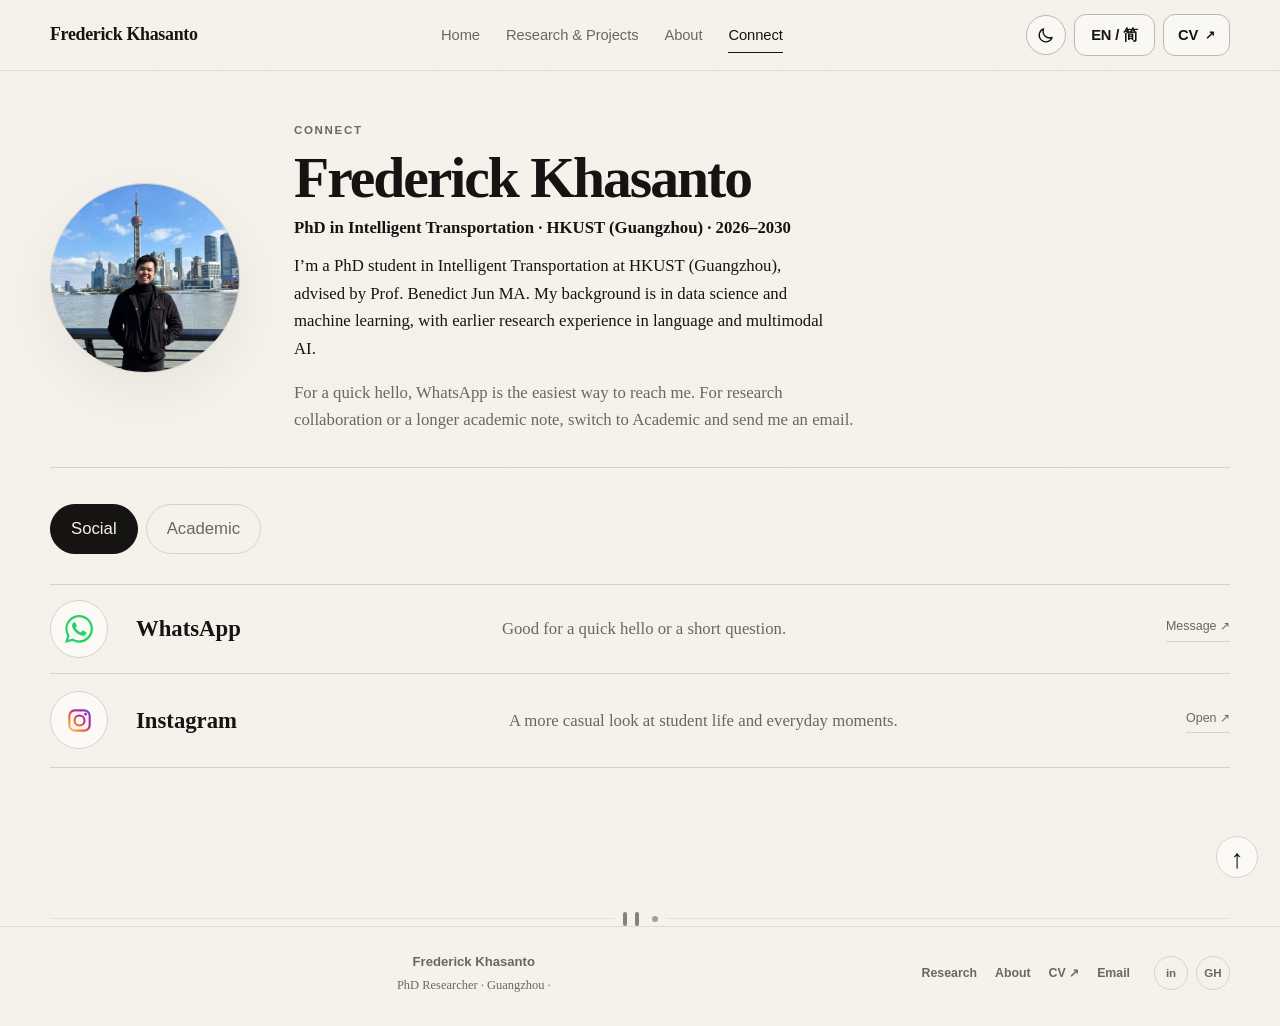
<file: connect.html>
<!DOCTYPE html>

<html class="no-js" data-theme="light" lang="en">
<head>
<meta charset="utf-8"/>
<meta content="width=device-width, initial-scale=1.0" name="viewport"/>
<meta content="Academic and professional contact information for Frederick Khasanto." name="description"/>
<meta content="index,follow" name="robots"/>
<meta content="website" property="og:type"/>
<meta content="Connect — Frederick Khasanto" property="og:title"/>
<meta content="Academic and professional contact information for Frederick Khasanto." property="og:description"/>
<meta content="og-connect.png" property="og:image"/>
<meta content="1200" property="og:image:width"/>
<meta content="630" property="og:image:height"/>
<meta content="summary_large_image" name="twitter:card"/>
<meta content="Connect — Frederick Khasanto" name="twitter:title"/>
<meta content="Academic and professional contact information for Frederick Khasanto." name="twitter:description"/>
<meta content="og-connect.png" name="twitter:image"/>
<link href="" id="canonicalLink" rel="canonical"/>
<title>Connect — Frederick Khasanto</title>
<link href="favicon.svg" rel="icon" type="image/svg+xml"/>
<script>(function(){var d=document.documentElement;d.classList.remove('no-js');try{var t=localStorage.getItem('fk-theme');if(t==='dark'||t==='light')d.setAttribute('data-theme',t);}catch(e){}})();</script>
<link href="apple-touch-icon.png" rel="apple-touch-icon" sizes="180x180"/>
<link href="manifest.webmanifest" rel="manifest"/>
<meta content="#f5f2eb" name="theme-color"/>
<link href="core.css?v=56" rel="stylesheet"/>
<link href="connect.css?v=56" rel="stylesheet"/>
<link as="image" href="frederick-photo.webp" rel="preload" type="image/webp"/>
<script type="application/ld+json">{"@context": "https://schema.org", "@type": "Person", "name": "Frederick Khasanto", "email": "mailto:khasanto.frederick@gmail.com", "jobTitle": "PhD Student in Intelligent Transportation", "description": "PhD student in Intelligent Transportation at The Hong Kong University of Science and Technology (Guangzhou), advised by Prof. Benedict Jun MA.", "sameAs": ["https://github.com/frederickkh", "https://www.linkedin.com/in/frederickkhasanto/", "https://www.instagram.com/frederick.khh/"], "affiliation": {"@type": "CollegeOrUniversity", "name": "The Hong Kong University of Science and Technology (Guangzhou)"}, "alumniOf": {"@type": "CollegeOrUniversity", "name": "The Chinese University of Hong Kong, Shenzhen"}, "knowsAbout": ["Intelligent Transportation", "Machine Learning", "Data Science", "Natural Language Processing", "Multimodal AI"]}</script>
<link href="v56-premium.css?v=56" rel="stylesheet"/>
</head>
<body class="page-enter" data-page="connect">
<a class="skip-link" data-copy-en="Skip to content" data-copy-zh="跳到主要内容" href="#main">Skip to content</a><header class="site-header">
<div class="container header-inner">
<a class="wordmark" href="index.html">Frederick Khasanto</a>
<button aria-controls="mobileMenu" aria-expanded="false" aria-label="Open navigation" class="mobile-menu-toggle" id="mobileMenuToggle" type="button">
<span></span><span></span><span></span>
</button>
<div class="mobile-menu" id="mobileMenu">
<nav aria-label="Primary navigation" class="top-nav">
<a data-i18n="common.home" href="index.html">Home</a>
<a data-i18n="common.work" href="research.html">Research &amp; Projects</a>
<a data-i18n="common.about" href="about.html">About</a>
<a data-i18n="common.connect" href="connect.html">Connect</a>
</nav>
<div class="header-actions">
<button aria-label="Switch to dark mode" class="pill-btn theme-icon-btn" id="themeToggle" title="Dark mode" type="button">
<svg aria-hidden="true" class="theme-icon theme-icon-moon" viewbox="0 0 24 24"><path d="M20.1 15.25A8.8 8.8 0 0 1 8.75 3.9 8.85 8.85 0 1 0 20.1 15.25Z" fill="none" stroke="currentColor" stroke-linecap="round" stroke-linejoin="round" stroke-width="1.8"></path></svg>
<svg aria-hidden="true" class="theme-icon theme-icon-sun" viewbox="0 0 24 24"><circle cx="12" cy="12" fill="none" r="4" stroke="currentColor" stroke-width="1.8"></circle><path d="M12 2.5v2M12 19.5v2M4.57 4.57l1.42 1.42M18.01 18.01l1.42 1.42M2.5 12h2M19.5 12h2M4.57 19.43l1.42-1.42M18.01 5.99l1.42-1.42" fill="none" stroke="currentColor" stroke-linecap="round" stroke-width="1.8"></path></svg>
</button>
<button class="pill-btn" data-i18n="common.lang" id="langToggle" type="button">EN / 简</button>
<a class="cv-link" data-i18n="common.cv" href="Frederick_Khasanto_CV_2026.pdf" rel="noopener" target="_blank">CV</a>
</div>
</div>
</div>
</header>
<main class="page-main connect-page" id="main"><div class="container">
<section class="connect-hero reveal">
<div class="connect-photo-wrap photo-view-trigger" data-photo-group="connect" data-photo-label="Frederick Khasanto" data-photo-src="frederick-photo.webp" role="button" tabindex="0" aria-label="View Frederick Khasanto portrait larger"><img alt="Frederick Khasanto" class="connect-photo" decoding="async" fetchpriority="high" height="1280" src="frederick-photo.webp" width="959"/><span class="photo-view-hint" aria-hidden="true">↗</span></div>
<div class="connect-copy"><div class="kicker" data-i18n="connect.kicker">Connect</div><h1>Frederick Khasanto</h1><p class="connect-degree" data-i18n="connect.degree">PhD in Intelligent Transportation · HKUST (Guangzhou) · 2026–2030</p><p data-i18n="connect.bio1">I’m a PhD student in Intelligent Transportation at HKUST (Guangzhou), advised by Prof. Benedict Jun MA. My background is in data science and machine learning, with earlier research experience in language and multimodal AI.</p><p data-i18n="connect.bio2">For a quick hello, WhatsApp is the easiest way to reach me. For research collaboration or a longer academic note, switch to Academic and send me an email.</p></div>
</section>
<div aria-label="Contact categories" class="contact-mode-tabs reveal" role="tablist"><button aria-selected="true" class="contact-mode active" data-contact-mode="social" data-copy-en="Social" data-copy-zh="社交" role="tab" type="button">Social</button><button aria-selected="false" class="contact-mode" data-contact-mode="academic" data-copy-en="Academic" data-copy-zh="学术" role="tab" type="button">Academic</button></div><section aria-label="Contact methods" class="contact-list reveal">
<article class="contact-row" data-contact-group="social"><a aria-label="Open WhatsApp" class="contact-icon brand-whatsapp" href="https://wa.me/6287780804525" rel="noopener" target="_blank"><svg aria-hidden="true" viewbox="0 0 24 24" xmlns="http://www.w3.org/2000/svg"><path d="M20.52 3.48A11.8 11.8 0 0 0 12.12 0C5.6 0 .3 5.3.3 11.82c0 2.08.54 4.11 1.56 5.9L0 24l6.46-1.7a11.84 11.84 0 0 0 5.66 1.44h.01c6.52 0 11.82-5.3 11.82-11.82 0-3.16-1.23-6.12-3.43-8.44Zm-8.4 18.27h-.01a9.9 9.9 0 0 1-5.04-1.38l-.36-.21-3.84 1.01 1.03-3.74-.23-.38a9.87 9.87 0 0 1-1.52-5.23c0-5.47 4.45-9.92 9.93-9.92 2.65 0 5.14 1.03 7.01 2.91a9.86 9.86 0 0 1 2.9 7.01c0 5.48-4.45 9.93-9.92 9.93Zm5.44-7.4c-.3-.15-1.77-.87-2.05-.97-.27-.1-.47-.15-.67.15s-.77.97-.94 1.17c-.17.2-.35.22-.65.08-.3-.15-1.26-.47-2.4-1.5-.88-.78-1.48-1.75-1.65-2.05-.17-.3-.02-.46.13-.61.13-.13.3-.35.45-.52.15-.18.2-.3.3-.5.1-.2.05-.38-.02-.53-.08-.15-.67-1.62-.91-2.22-.24-.58-.49-.5-.67-.51h-.57c-.2 0-.53.08-.8.38-.28.3-1.06 1.04-1.06 2.54s1.09 2.95 1.24 3.15c.15.2 2.14 3.27 5.19 4.58.72.31 1.28.5 1.72.63.72.23 1.38.2 1.9.12.58-.09 1.77-.72 2.02-1.41.25-.7.25-1.29.18-1.41-.07-.12-.27-.2-.57-.35Z" fill="#25D366"></path></svg></a><div class="contact-main"><a class="contact-name" data-copy-en="WhatsApp" data-copy-zh="WhatsApp" href="https://wa.me/6287780804525" rel="noopener" target="_blank">WhatsApp</a></div><div class="contact-desc" data-i18n="connect.whatsapp">Good for a quick hello or a short question.</div><a class="contact-action-link" data-copy-en="Message ↗" data-copy-zh="发送消息 ↗" href="https://wa.me/6287780804525" rel="noopener" target="_blank">Message ↗</a></article>
<article class="contact-row contact-row-secondary-social" data-contact-group="social"><a aria-label="Open Instagram" class="contact-icon brand-instagram" href="https://www.instagram.com/frederick.khh/?__pwa=1" rel="noopener" target="_blank"><svg aria-hidden="true" viewbox="0 0 24 24" xmlns="http://www.w3.org/2000/svg"><defs><lineargradient id="igGrad" x1="0%" x2="100%" y1="100%" y2="0%"><stop offset="0%" stop-color="#feda75"></stop><stop offset="30%" stop-color="#fa7e1e"></stop><stop offset="55%" stop-color="#d62976"></stop><stop offset="80%" stop-color="#962fbf"></stop><stop offset="100%" stop-color="#4f5bd5"></stop></lineargradient></defs><path d="M7.8 2h8.4A5.8 5.8 0 0 1 22 7.8v8.4a5.8 5.8 0 0 1-5.8 5.8H7.8A5.8 5.8 0 0 1 2 16.2V7.8A5.8 5.8 0 0 1 7.8 2Zm0 1.9A3.9 3.9 0 0 0 3.9 7.8v8.4a3.9 3.9 0 0 0 3.9 3.9h8.4a3.9 3.9 0 0 0 3.9-3.9V7.8a3.9 3.9 0 0 0-3.9-3.9H7.8Zm4.2 2.7A5.4 5.4 0 1 1 6.6 12 5.4 5.4 0 0 1 12 6.6Zm0 1.9A3.5 3.5 0 1 0 15.5 12 3.5 3.5 0 0 0 12 8.5Zm5.45-3.35a1.3 1.3 0 1 1-1.3 1.3 1.3 1.3 0 0 1 1.3-1.3Z" fill="url(#igGrad)"></path></svg></a><div class="contact-main"><a class="contact-name" data-copy-en="Instagram" data-copy-zh="Instagram" href="https://www.instagram.com/frederick.khh/?__pwa=1" rel="noopener" target="_blank">Instagram</a></div><div class="contact-desc" data-i18n="connect.instagram">A more casual look at student life and everyday moments.</div><a class="contact-action-link" data-copy-en="Open ↗" data-copy-zh="打开 ↗" href="https://www.instagram.com/frederick.khh/?__pwa=1" rel="noopener" target="_blank">Open ↗</a></article>
<article class="contact-row" data-contact-group="academic"><a aria-label="Open Email" class="contact-icon brand-email" href="mailto:khasanto.frederick@gmail.com"><svg aria-hidden="true" viewbox="0 0 24 24" xmlns="http://www.w3.org/2000/svg"><path d="M3 6.75 12 13l9-6.25V18a2 2 0 0 1-2 2h-2.35V9.84L12 13 7.35 9.84V20H5a2 2 0 0 1-2-2V6.75Z" fill="#EA4335"></path><path d="M21 6.75 16.65 9.84V20H19a2 2 0 0 0 2-2V6.75Z" fill="#FBBC05"></path><path d="M3 6.75V18a2 2 0 0 0 2 2h2.35V9.84L3 6.75Z" fill="#34A853"></path><path d="M3.4 5.3A2 2 0 0 1 5 4.5h14a2 2 0 0 1 1.6.8L12 11.65 3.4 5.3Z" fill="#4285F4"></path></svg></a><div class="contact-main"><a class="contact-name" data-copy-en="Email" data-copy-zh="邮箱" href="mailto:khasanto.frederick@gmail.com">Email</a></div><div class="contact-desc" data-i18n="connect.email">Best if you want to talk about research, academic work, or a possible collaboration.</div><a class="contact-action-link" data-copy-en="Email ↗" data-copy-zh="发送邮件 ↗" href="mailto:khasanto.frederick@gmail.com">Email ↗</a></article>
<article class="contact-row" data-contact-group="academic"><a aria-label="Open LinkedIn" class="contact-icon brand-linkedin" href="https://www.linkedin.com/in/frederickkhasanto/" rel="noopener" target="_blank"><svg aria-hidden="true" viewbox="0 0 24 24" xmlns="http://www.w3.org/2000/svg"><path d="M20.45 20.45h-3.56v-5.58c0-1.33-.03-3.03-1.84-3.03-1.85 0-2.13 1.45-2.13 2.94v5.67H9.36V9h3.42v1.56h.05c.48-.9 1.64-1.84 3.38-1.84 3.61 0 4.28 2.38 4.28 5.48v6.25ZM5.35 7.43A2.07 2.07 0 1 1 5.34 3.3a2.07 2.07 0 0 1 .01 4.14ZM7.13 20.45H3.56V9h3.57v11.45Z" fill="#0A66C2"></path></svg></a><div class="contact-main"><a class="contact-name" data-copy-en="LinkedIn" data-copy-zh="LinkedIn" href="https://www.linkedin.com/in/frederickkhasanto/" rel="noopener" target="_blank">LinkedIn</a></div><div class="contact-desc" data-i18n="connect.linkedin">Where I keep my academic and professional updates in one place.</div><button type="button" class="copy-btn" data-copy="https://www.linkedin.com/in/frederickkhasanto/" data-i18n="common.copy">Copy</button></article>
<article class="contact-row" data-contact-group="academic"><a aria-label="Open GitHub" class="contact-icon brand-github" href="https://github.com/frederickkh" rel="noopener" target="_blank"><svg aria-hidden="true" viewbox="0 0 24 24" xmlns="http://www.w3.org/2000/svg"><path d="M12 .5C5.65.5.5 5.65.5 12a11.5 11.5 0 0 0 7.86 10.92c.58.1.79-.25.79-.56 0-.28-.01-1.2-.02-2.17-3.2.7-3.88-1.35-3.88-1.35-.52-1.32-1.27-1.67-1.27-1.67-1.04-.7.08-.69.08-.69 1.15.08 1.75 1.18 1.75 1.18 1.02 1.75 2.67 1.25 3.32.95.1-.74.4-1.25.72-1.54-2.56-.29-5.25-1.28-5.25-5.72 0-1.26.45-2.3 1.18-3.12-.12-.29-.51-1.47.11-3.06 0 0 .96-.31 3.15 1.19a10.9 10.9 0 0 1 5.74 0c2.19-1.5 3.15-1.19 3.15-1.19.62 1.59.23 2.77.11 3.06.74.82 1.18 1.86 1.18 3.12 0 4.45-2.7 5.42-5.27 5.71.41.36.78 1.08.78 2.18 0 1.57-.01 2.83-.01 3.22 0 .31.21.67.8.56A11.5 11.5 0 0 0 23.5 12C23.5 5.65 18.35.5 12 .5Z" fill="#181717"></path></svg></a><div class="contact-main"><a class="contact-name" data-copy-en="GitHub" data-copy-zh="GitHub" href="https://github.com/frederickkh" rel="noopener" target="_blank">GitHub</a></div><div class="contact-desc" data-i18n="connect.github">Code and technical work from class projects and machine-learning experiments.</div><button type="button" class="copy-btn" data-copy="https://github.com/frederickkh" data-i18n="common.copy">Copy</button></article>
</section><div aria-hidden="true" class="future-academic-links" hidden=""><a data-copy-en="Google Scholar" data-copy-zh="Google Scholar" data-scholar-link="" href="">Google Scholar</a><a data-copy-en="ORCID" data-copy-zh="ORCID" data-orcid-link="" href="">ORCID</a></div>
</div></main><div aria-hidden="true" class="signature-divider"><span class="sig-line"></span><span class="sig-eye"></span><span class="sig-eye"></span><span class="sig-node"></span><span class="sig-line"></span></div><footer class="footer-simple premium-footer"><div class="container premium-footer-inner"><div class="footer-identity"><strong>Frederick Khasanto</strong><span data-copy-en="PhD Researcher · Guangzhou ·" data-copy-zh="博士研究者 · 广州 ·">PhD Researcher · Guangzhou · <span class="freshness" data-copy-en="Updated Sep 2026" data-copy-zh="更新于 2026年9月">Updated Sep 2026</span></span></div><nav aria-label="Footer navigation" class="footer-nav"><a data-copy-en="Research" data-copy-zh="研究" href="research.html">Research</a><a data-copy-en="About" data-copy-zh="关于" href="about.html">About</a><a data-copy-en="CV ↗" data-copy-zh="简历 ↗" href="Frederick_Khasanto_CV_2026.pdf" rel="noopener" target="_blank">CV ↗</a><a data-copy-en="Email" data-copy-zh="邮箱" href="mailto:khasanto.frederick@gmail.com">Email</a></nav><div class="footer-socials"><a aria-label="LinkedIn" href="https://www.linkedin.com/in/frederickkhasanto/" rel="noopener" target="_blank">in</a><a aria-label="GitHub" href="https://github.com/frederickkh" rel="noopener" target="_blank">GH</a></div></div></footer>
<button type="button" aria-label="Back to top" class="to-top" data-to-top="">↑</button>
<script src="site-config.js?v=56"></script><script defer="" src="script.js?v=56"></script></body></html>
</file>
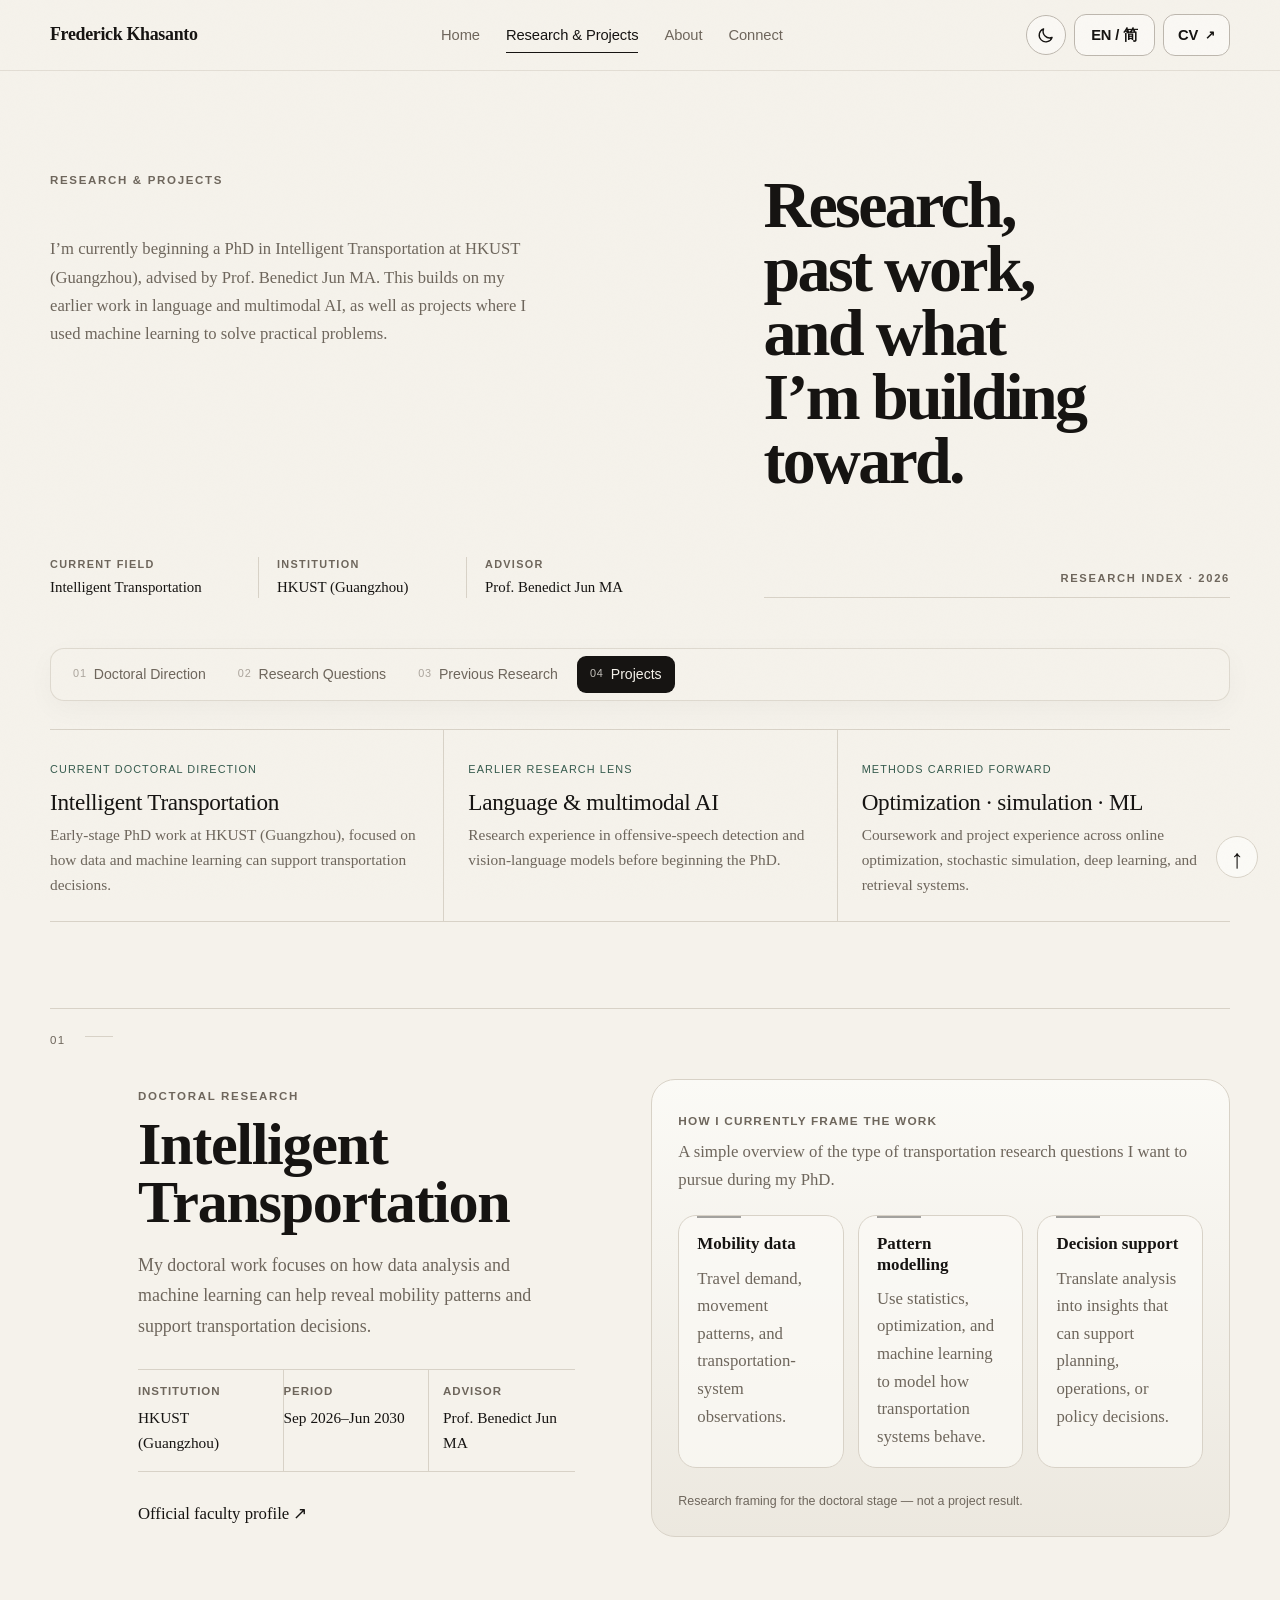
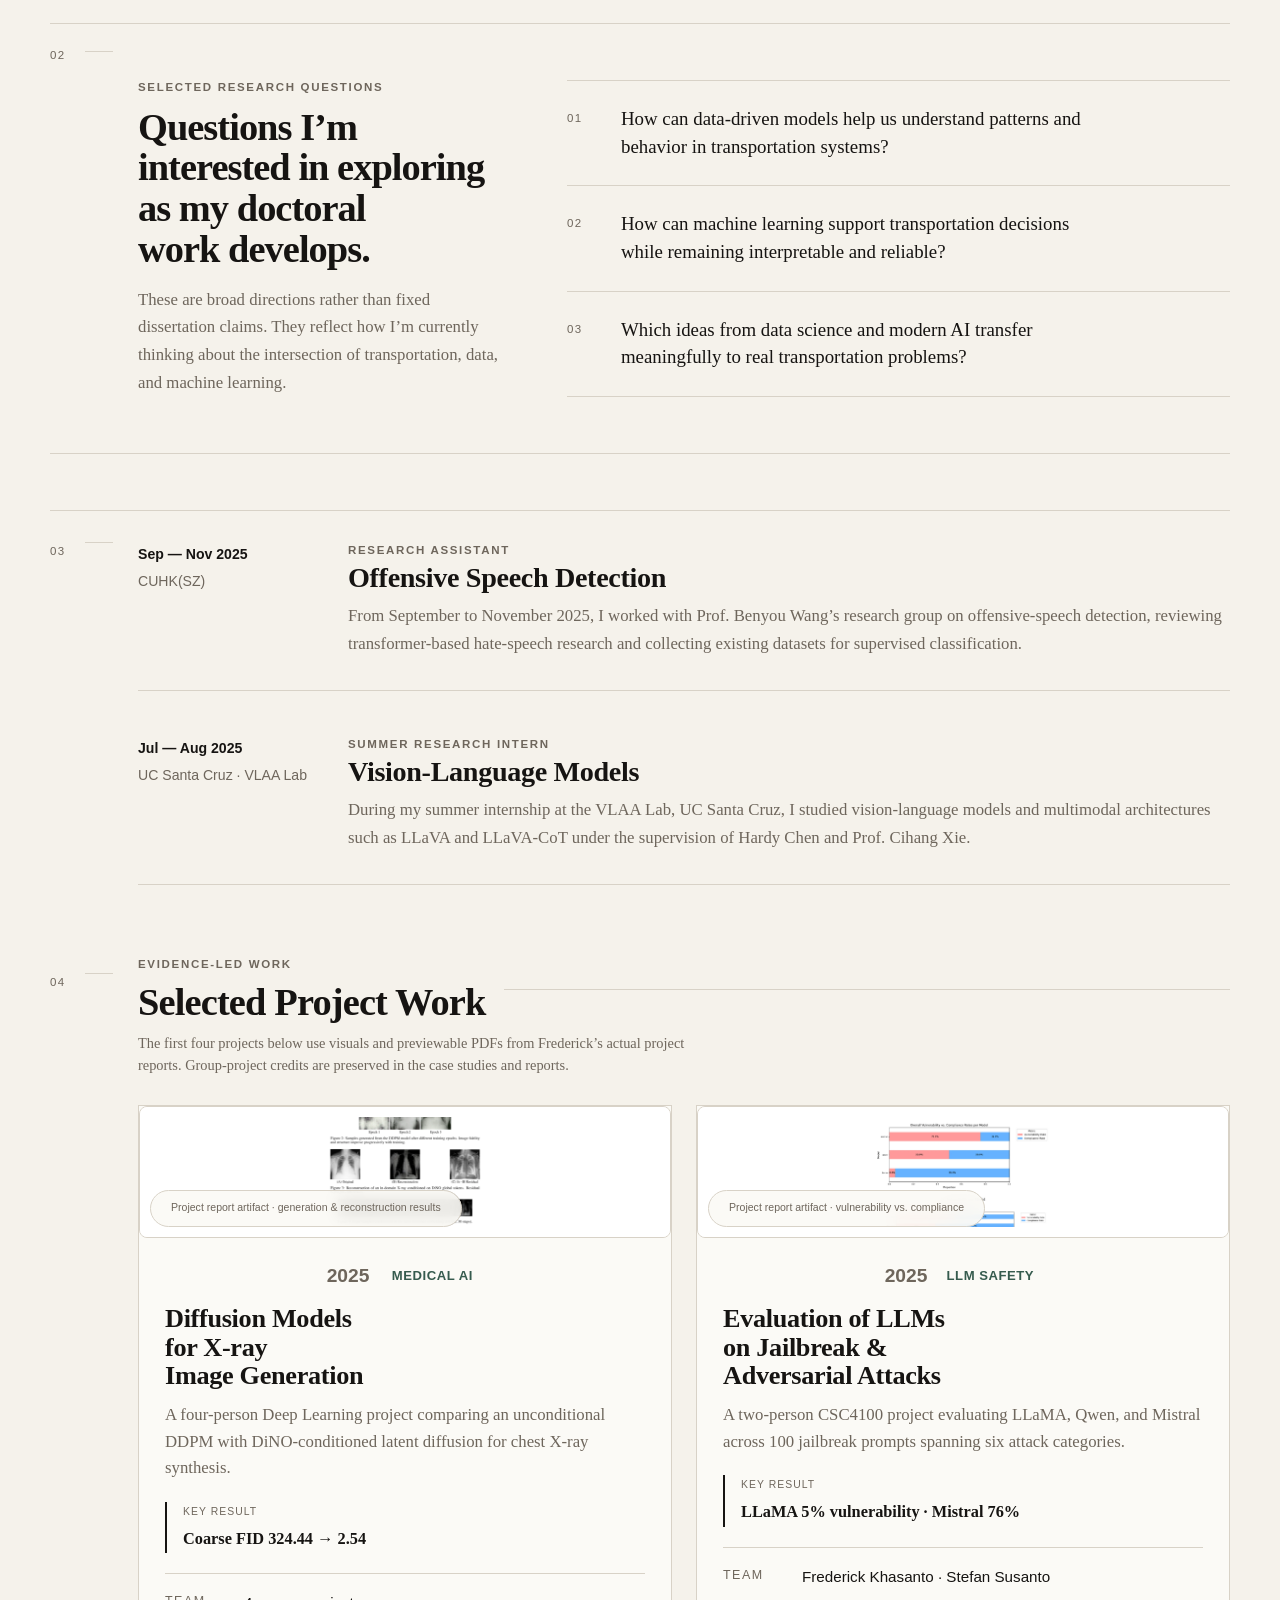
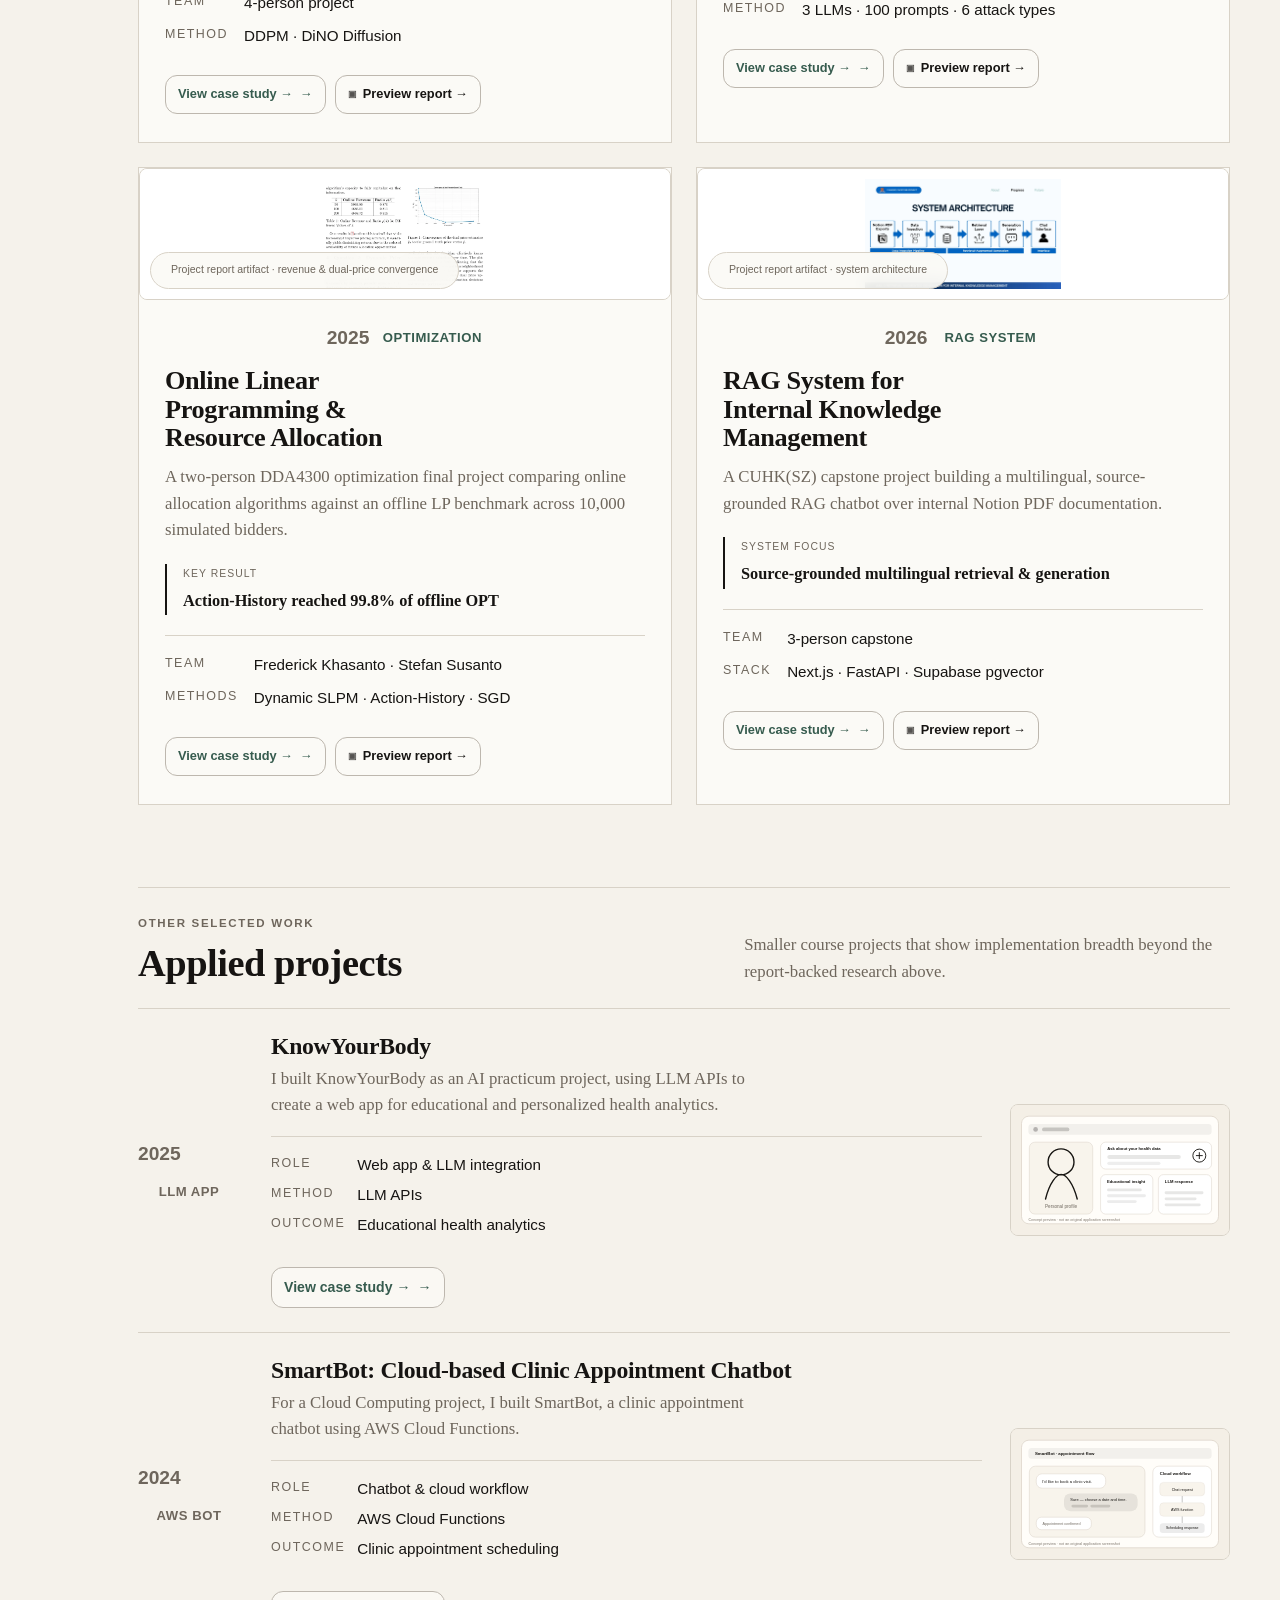
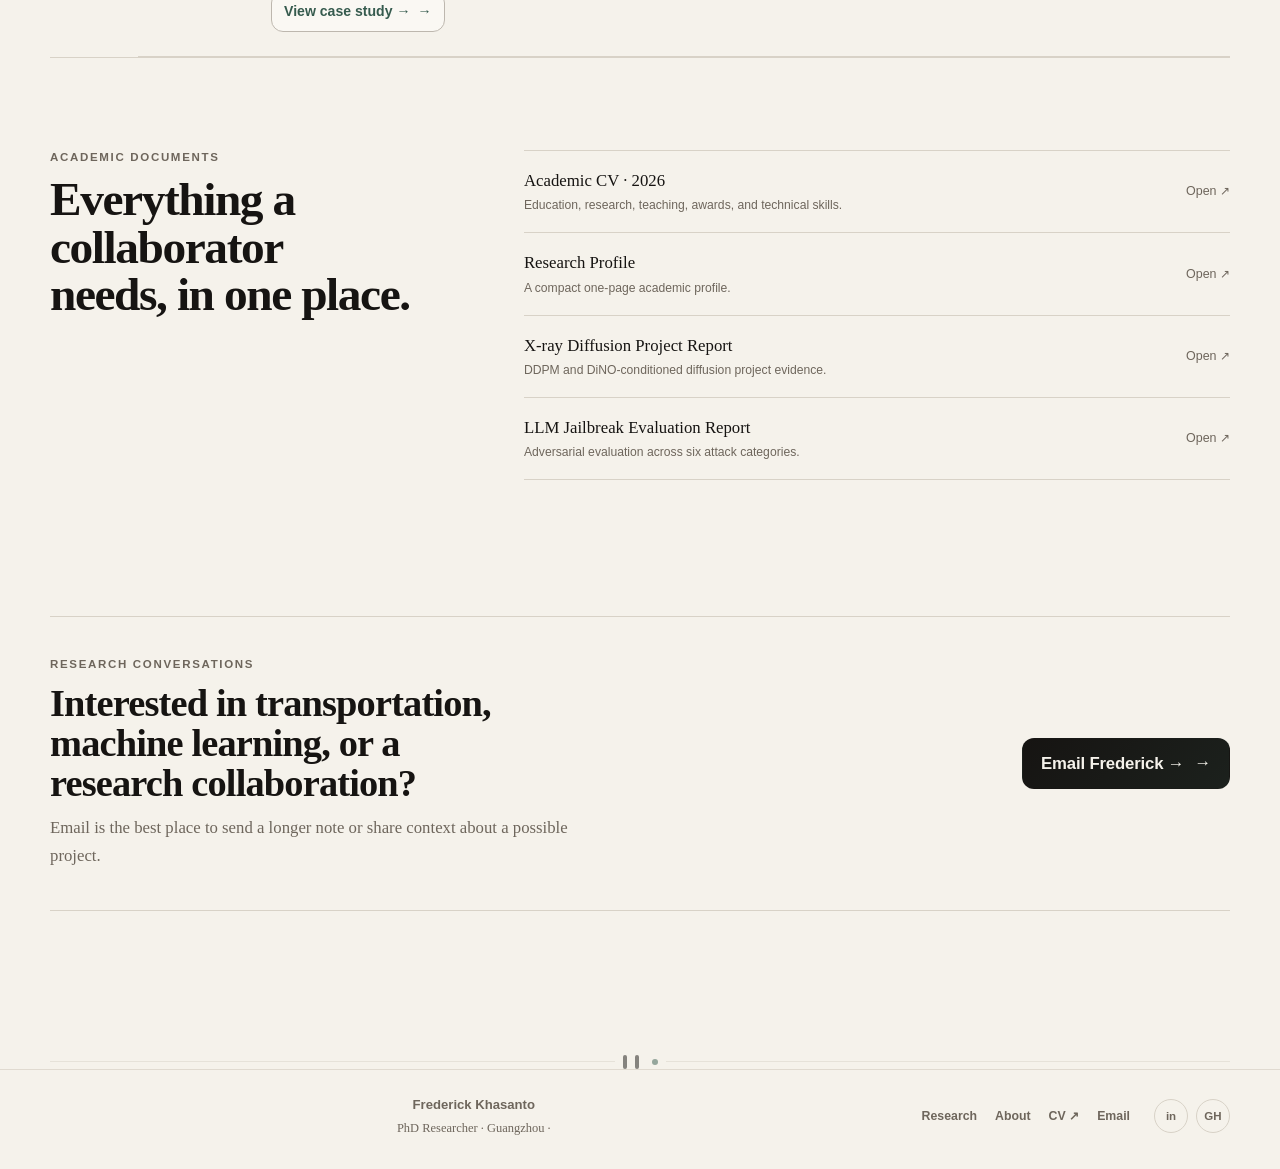
<file: research.html>
<!DOCTYPE html>

<html class="no-js" data-theme="light" lang="en">
<head>
<meta charset="utf-8"/>
<meta content="width=device-width, initial-scale=1.0" name="viewport"/>
<meta content="Research profile of Frederick Khasanto: doctoral direction in Intelligent Transportation, previous research, selected projects, and publications when available." name="description"/>
<meta content="index,follow" name="robots"/>
<meta content="website" property="og:type"/>
<meta content="Research &amp; Projects — Frederick Khasanto" property="og:title"/>
<meta content="Research profile of Frederick Khasanto: doctoral direction in Intelligent Transportation, previous research, selected projects, and publications when available." property="og:description"/>
<meta content="og-research.png" property="og:image"/>
<meta content="1200" property="og:image:width"/>
<meta content="630" property="og:image:height"/>
<meta content="summary_large_image" name="twitter:card"/>
<meta content="Research &amp; Projects — Frederick Khasanto" name="twitter:title"/>
<meta content="Research profile of Frederick Khasanto: doctoral direction in Intelligent Transportation, previous research, selected projects, and publications when available." name="twitter:description"/>
<meta content="og-research.png" name="twitter:image"/>
<link href="" id="canonicalLink" rel="canonical"/>
<title>Research &amp; Projects — Frederick Khasanto</title>
<link href="favicon.svg" rel="icon" type="image/svg+xml"/>
<script>(function(){var d=document.documentElement;d.classList.remove('no-js');try{var t=localStorage.getItem('fk-theme');if(t==='dark'||t==='light')d.setAttribute('data-theme',t);}catch(e){}})();</script>
<link href="apple-touch-icon.png" rel="apple-touch-icon" sizes="180x180"/>
<link href="manifest.webmanifest" rel="manifest"/>
<meta content="#f5f2eb" name="theme-color"/>
<link href="core.css?v=56" rel="stylesheet"/>
<link href="research.css?v=56" rel="stylesheet"/>
<script type="application/ld+json">{"@context": "https://schema.org", "@type": "Person", "name": "Frederick Khasanto", "email": "mailto:khasanto.frederick@gmail.com", "jobTitle": "PhD Student in Intelligent Transportation", "description": "PhD student in Intelligent Transportation at The Hong Kong University of Science and Technology (Guangzhou), advised by Prof. Benedict Jun MA.", "sameAs": ["https://github.com/frederickkh", "https://www.linkedin.com/in/frederickkhasanto/", "https://www.instagram.com/frederick.khh/"], "affiliation": {"@type": "CollegeOrUniversity", "name": "The Hong Kong University of Science and Technology (Guangzhou)"}, "alumniOf": {"@type": "CollegeOrUniversity", "name": "The Chinese University of Hong Kong, Shenzhen"}, "knowsAbout": ["Intelligent Transportation", "Machine Learning", "Data Science", "Natural Language Processing", "Multimodal AI"]}</script>
<link href="v56-premium.css?v=56" rel="stylesheet"/>
</head>
<body class="page-enter" data-page="work">
<a class="skip-link" data-copy-en="Skip to content" data-copy-zh="跳到主要内容" href="#main">Skip to content</a>
<header class="site-header">
<div class="container header-inner">
<a class="wordmark" href="index.html">Frederick Khasanto</a>
<button aria-controls="mobileMenu" aria-expanded="false" aria-label="Open navigation" class="mobile-menu-toggle" id="mobileMenuToggle" type="button">
<span></span><span></span><span></span>
</button>
<div class="mobile-menu" id="mobileMenu">
<nav aria-label="Primary navigation" class="top-nav">
<a data-i18n="common.home" href="index.html">Home</a>
<a data-i18n="common.work" href="research.html">Research &amp; Projects</a>
<a data-i18n="common.about" href="about.html">About</a>
<a data-i18n="common.connect" href="connect.html">Connect</a>
</nav>
<div class="header-actions">
<button aria-label="Switch to dark mode" class="pill-btn theme-icon-btn" id="themeToggle" title="Dark mode" type="button">
<svg aria-hidden="true" class="theme-icon theme-icon-moon" viewbox="0 0 24 24"><path d="M20.1 15.25A8.8 8.8 0 0 1 8.75 3.9 8.85 8.85 0 1 0 20.1 15.25Z" fill="none" stroke="currentColor" stroke-linecap="round" stroke-linejoin="round" stroke-width="1.8"></path></svg>
<svg aria-hidden="true" class="theme-icon theme-icon-sun" viewbox="0 0 24 24"><circle cx="12" cy="12" fill="none" r="4" stroke="currentColor" stroke-width="1.8"></circle><path d="M12 2.5v2M12 19.5v2M4.57 4.57l1.42 1.42M18.01 18.01l1.42 1.42M2.5 12h2M19.5 12h2M4.57 19.43l1.42-1.42M18.01 5.99l1.42-1.42" fill="none" stroke="currentColor" stroke-linecap="round" stroke-width="1.8"></path></svg>
</button>
<button class="pill-btn" data-i18n="common.lang" id="langToggle" type="button">EN / 简</button>
<a class="cv-link" data-i18n="common.cv" href="Frederick_Khasanto_CV_2026.pdf" rel="noopener" target="_blank">CV</a>
</div>
</div>
</div>
</header>
<main class="page-main editorial-research-page" id="main"><div class="container">
<section class="research-intro reveal"><div class="research-intro-left"><div class="kicker" data-i18n="work.kicker">Research &amp; Projects</div><p data-i18n="work.intro">I’m pursuing a PhD in Intelligent Transportation at HKUST (Guangzhou), advised by Prof. Benedict Jun MA. My doctoral work builds on earlier experience in language and multimodal AI, alongside applied machine-learning and optimization projects.</p><dl aria-label="Current doctoral profile" class="research-intro-meta"><div><dt data-copy-en="Current field" data-copy-zh="当前领域">Current field</dt><dd data-copy-en="Intelligent Transportation" data-copy-zh="智能交通">Intelligent Transportation</dd></div><div><dt data-copy-en="Institution" data-copy-zh="院校">Institution</dt><dd data-copy-en="HKUST (Guangzhou)" data-copy-zh="香港科技大学（广州）">HKUST (Guangzhou)</dd></div><div><dt data-copy-en="Advisor" data-copy-zh="导师">Advisor</dt><dd data-copy-en="Prof. Benedict Jun MA" data-copy-zh="Benedict Jun MA 教授">Prof. Benedict Jun MA</dd></div></dl></div><div class="research-intro-right"><h1 data-i18n="work.title">Research direction, prior work, and selected evidence.</h1><div class="research-index-meta" data-copy-en="Research Index · 2026" data-copy-zh="研究索引 · 2026">Research Index · 2026</div></div></section>
<nav aria-label="Research page sections" class="research-sticky-nav">
<a data-section-link="doctoral-direction" href="#doctoral-direction"><span class="research-nav-index">01</span><span data-i18n="work.navDoctoral">Doctoral Direction</span></a>
<a data-section-link="research-questions" href="#research-questions"><span class="research-nav-index">02</span><span data-i18n="work.navQuestions">Research Questions</span></a><a data-section-link="previous-research" href="#previous-research"><span class="research-nav-index">03</span><span data-i18n="work.navPrevious">Previous Research</span></a>
<a data-section-link="projects" href="#projects"><span class="research-nav-index">04</span><span data-i18n="work.navProjects">Projects</span></a>
<a data-publications-nav="" data-section-link="publications" hidden="" href="#publications"><span class="research-nav-index">05</span><span data-i18n="work.navPublications">Publications</span></a>
</nav>
<section aria-label="Research orientation" class="research-orientation reveal">
<article><span data-copy-en="Current doctoral direction" data-copy-zh="当前博士方向">Current doctoral direction</span><h3 data-copy-en="Intelligent Transportation" data-copy-zh="智能交通">Intelligent Transportation</h3><p data-copy-en="Early-stage PhD work at HKUST (Guangzhou), focused on how data and machine learning can support transportation decisions." data-copy-zh="在香港科技大学（广州）开展博士早期研究，关注数据与机器学习如何支持交通决策。">Early-stage PhD work at HKUST (Guangzhou), focused on how data and machine learning can support transportation decisions.</p></article>
<article><span data-copy-en="Earlier research lens" data-copy-zh="此前研究视角">Earlier research lens</span><h3 data-copy-en="Language & multimodal AI" data-copy-zh="语言与多模态 AI">Language &amp; multimodal AI</h3><p data-copy-en="Research experience in offensive-speech detection and vision-language models before beginning the PhD." data-copy-zh="博士之前的研究经历包括冒犯性言论检测与视觉语言模型。">Research experience in offensive-speech detection and vision-language models before beginning the PhD.</p></article>
<article><span data-copy-en="Methods carried forward" data-copy-zh="延续的方法基础">Methods carried forward</span><h3 data-copy-en="Optimization · simulation · ML" data-copy-zh="优化 · 模拟 · 机器学习">Optimization · simulation · ML</h3><p data-copy-en="Coursework and project experience across online optimization, stochastic simulation, deep learning, and retrieval systems." data-copy-zh="课程与项目经历涵盖在线优化、随机模拟、深度学习与检索系统。">Coursework and project experience across online optimization, stochastic simulation, deep learning, and retrieval systems.</p></article>
</section>
<section aria-label="Doctoral direction" class="doctoral-direction reveal research-chapter-section" data-chapter="01" id="doctoral-direction">
<div class="doctoral-direction-copy"><div class="kicker" data-copy-en="Doctoral research" data-copy-zh="博士研究">Doctoral research</div><h2 data-copy-en="Intelligent Transportation" data-copy-zh="智能交通">Intelligent Transportation</h2><p data-copy-en="My doctoral work focuses on how data analysis and machine learning can help reveal mobility patterns and support transportation decisions." data-copy-zh="我的博士研究聚焦于数据分析与机器学习如何帮助理解出行模式，并支持交通系统决策。">My doctoral work focuses on how data analysis and machine learning can help reveal mobility patterns and support transportation decisions.</p><dl><div><dt data-copy-en="Institution" data-copy-zh="院校">Institution</dt><dd data-copy-en="HKUST (Guangzhou)" data-copy-zh="香港科技大学（广州）">HKUST (Guangzhou)</dd></div><div><dt data-copy-en="Period" data-copy-zh="时间">Period</dt><dd>Sep 2026–Jun 2030</dd></div><div><dt data-copy-en="Advisor" data-copy-zh="导师">Advisor</dt><dd data-copy-en="Prof. Benedict Jun MA" data-copy-zh="Benedict Jun MA 教授">Prof. Benedict Jun MA</dd></div></dl><a class="text-arrow-link" data-copy-en="Official faculty profile ↗" data-copy-zh="导师官方主页 ↗" href="https://sysh.hkust-gz.edu.cn/thrust-areas/intr/faculty-profile/" rel="noopener" target="_blank">Official faculty profile ↗</a></div>
<div aria-label="Doctoral research workflow overview" class="doctoral-direction-map">
<div class="doctoral-map-head">
<span data-copy-en="How I currently frame the work" data-copy-zh="我目前如何理解这项研究">How I currently frame the work</span>
<p data-copy-en="A simple overview of the type of transportation research questions I want to pursue during my PhD." data-copy-zh="这是我博士阶段希望继续推进的交通研究问题的一种简洁概括。">A simple overview of the type of transportation research questions I want to pursue during my PhD.</p>
</div>
<div class="doctoral-map-grid">
<article>
<strong data-copy-en="Mobility data" data-copy-zh="出行数据">Mobility data</strong>
<p data-copy-en="Travel demand, movement patterns, and transportation-system observations." data-copy-zh="关注出行需求、移动模式以及交通系统中的观测数据。">Travel demand, movement patterns, and transportation-system observations.</p>
</article>
<article>
<strong data-copy-en="Pattern modelling" data-copy-zh="模式建模">Pattern modelling</strong>
<p data-copy-en="Use statistics, optimization, and machine learning to model how transportation systems behave." data-copy-zh="利用统计、优化与机器学习来建模交通系统的行为。">Use statistics, optimization, and machine learning to model how transportation systems behave.</p>
</article>
<article>
<strong data-copy-en="Decision support" data-copy-zh="决策支持">Decision support</strong>
<p data-copy-en="Translate analysis into insights that can support planning, operations, or policy decisions." data-copy-zh="把分析结果转化为能够支持规划、运营或政策决策的洞见。">Translate analysis into insights that can support planning, operations, or policy decisions.</p>
</article>
</div>
<div class="doctoral-map-note" data-copy-en="Research framing for the doctoral stage — not a project result." data-copy-zh="博士阶段的研究框架示意，并非某个项目的实证结果。">Research framing for the doctoral stage — not a project result.</div>
</div>
</section>
<section aria-label="Selected research questions" class="research-questions reveal research-chapter-section" data-chapter="02" id="research-questions">
<div class="research-questions-head">
<div class="kicker" data-i18n="work.questionsKicker">Selected Research Questions</div>
<h2 data-i18n="work.questionsTitle">Questions guiding my early doctoral work.</h2>
<p data-i18n="work.questionsIntro">These are broad research directions, not fixed dissertation claims. They frame the intersection of transportation, data, and machine learning that I am currently investigating.</p>
</div>
<div class="research-question-list">
<article><span>01</span><p data-i18n="work.q1">How can data-driven models help us understand patterns and behavior in transportation systems?</p></article>
<article><span>02</span><p data-i18n="work.q2">How can machine learning support transportation decisions while remaining interpretable and reliable?</p></article>
<article><span>03</span><p data-i18n="work.q3">Which ideas from data science and modern AI transfer meaningfully to real transportation problems?</p></article>
</div>
</section>
<section aria-label="Previous research" class="research-list research-chapter-section" data-chapter="03" id="previous-research">
<article class="research-row reveal">
<div class="meta"><strong data-i18n="work.r1date">Sep–Nov 2025</strong><span data-i18n="work.r1place">CUHK(SZ)</span></div>
<div><div class="eyebrow" data-i18n="work.r1role">Research Assistant</div><h3 data-i18n="work.r1title">Offensive Speech Detection</h3><p data-i18n="work.r1body">From September to November 2025, I worked with Prof. Benyou Wang’s research group on offensive-speech detection, reviewing transformer-based hate-speech research and collecting existing datasets for supervised classification.</p></div>
</article>
<article class="research-row reveal">
<div class="meta"><strong data-i18n="work.r2date">Jul — Aug 2025</strong><span data-i18n="work.r2place">UC Santa Cruz · VLAA Lab</span></div>
<div><div class="eyebrow" data-i18n="work.r2role">Summer Research Intern</div><h3 data-i18n="work.r2title">Vision-Language Models</h3><p data-i18n="work.r2body">During my summer internship at the VLAA Lab, UC Santa Cruz, I studied vision-language models and multimodal architectures such as LLaVA and LLaVA-CoT under the supervision of Hardy Chen and Prof. Cihang Xie.</p></div>
</article>
</section>
<section aria-label="Selected projects" class="research-chapter-section projects-chapter" data-chapter="04" id="projects">
<div class="project-section-head"><div><div class="kicker" data-copy-en="Evidence-led work" data-copy-zh="以成果为核心">Evidence-led work</div><h2 data-i18n="work.projTitle">Selected Project Work</h2></div><div class="line-fill"></div></div>
<p class="project-source-note" data-copy-en="The first four projects below use visuals and previewable PDFs from Frederick’s actual project reports. Group-project credits are preserved in the case studies and reports." data-copy-zh="下面前四个项目使用 Frederick 实际项目报告中的视觉内容，并提供站内 PDF 预览。案例与报告中保留了小组项目署名。">The first four projects below use visuals and previewable PDFs from Frederick’s actual project reports. Group-project credits are preserved in the case studies and reports.</p>
<div class="featured-projects-grid">
<article class="project-card reveal project-card-evidence project-card-featured" data-project="xray">
<div class="project-meta"><div class="project-year">2025</div><div class="project-badge" data-copy-en="MEDICAL AI" data-copy-zh="医学 AI">MEDICAL AI</div></div>
<div class="project-copy"><h3 data-i18n="work.p1title">Diffusion Models for X-ray Image Generation</h3><p data-i18n="work.p1body">A four-person Deep Learning project comparing an unconditional DDPM with DiNO-conditioned latent diffusion for chest X-ray synthesis.</p><div class="project-result-spotlight"><span data-copy-en="Key result" data-copy-zh="关键结果">Key result</span><strong data-copy-en="Coarse FID 324.44 → 2.54" data-copy-zh="粗略 FID 324.44 → 2.54">Coarse FID 324.44 → 2.54</strong></div><dl class="project-quick-meta"><dt data-copy-en="Team" data-copy-zh="团队">Team</dt><dd data-copy-en="4-person project" data-copy-zh="四人项目">4-person project</dd><dt data-copy-en="Method" data-copy-zh="方法">Method</dt><dd>DDPM · DiNO Diffusion</dd></dl><div class="project-actions"><button class="project-detail-btn" data-copy-en="View case study →" data-copy-zh="查看案例 →" data-project-open="xray" type="button">View case study</button><a class="project-report-link" data-copy-en="Preview report →" data-copy-zh="预览项目报告 →" data-project-report-preview="xray" href="Frederick_Khasanto_Project_Xray_Diffusion_Models.pdf">Preview report →</a></div></div>
<figure class="project-image report-artifact"><img alt="X-ray generation results from Frederick Khasanto's project report" decoding="async" height="900" loading="lazy" src="project-xray-report.webp" width="1400"/><figcaption data-copy-en="Project report artifact · generation &amp; reconstruction results" data-copy-zh="项目报告内容 · 生成与重建结果">Project report artifact · generation &amp; reconstruction results</figcaption></figure>
</article>
<article class="project-card reveal project-card-evidence project-card-featured" data-project="llmsafety">
<div class="project-meta"><div class="project-year">2025</div><div class="project-badge" data-copy-en="LLM SAFETY" data-copy-zh="LLM 安全">LLM SAFETY</div></div>
<div class="project-copy"><h3 data-i18n="work.p4title">Evaluation of LLMs on Jailbreak &amp; Adversarial Attacks</h3><p data-i18n="work.p4body">A two-person CSC4100 project evaluating LLaMA, Qwen, and Mistral across 100 jailbreak prompts spanning six attack categories.</p><div class="project-result-spotlight"><span data-copy-en="Key result" data-copy-zh="关键结果">Key result</span><strong data-copy-en="LLaMA 5% vulnerability · Mistral 76%" data-copy-zh="LLaMA 漏洞率 5% · Mistral 76%">LLaMA 5% vulnerability · Mistral 76%</strong></div><dl class="project-quick-meta"><dt data-copy-en="Team" data-copy-zh="团队">Team</dt><dd>Frederick Khasanto · Stefan Susanto</dd><dt data-copy-en="Method" data-copy-zh="方法">Method</dt><dd data-copy-en="3 LLMs · 100 prompts · 6 attack types" data-copy-zh="3 个 LLM · 100 条提示 · 6 类攻击">3 LLMs · 100 prompts · 6 attack types</dd></dl><div class="project-actions"><button class="project-detail-btn" data-copy-en="View case study →" data-copy-zh="查看案例 →" data-project-open="llmsafety" type="button">View case study</button><a class="project-report-link" data-copy-en="Preview report →" data-copy-zh="预览项目报告 →" data-project-report-preview="llmsafety" href="Frederick_Khasanto_Project_LLM_Jailbreak_Evaluation.pdf">Preview report →</a></div></div>
<figure class="project-image report-artifact"><img alt="LLM vulnerability and compliance results from Frederick Khasanto's CSC4100 project report" decoding="async" height="900" loading="lazy" src="project-llm-safety-report.webp" width="1400"/><figcaption data-copy-en="Project report artifact · vulnerability vs. compliance" data-copy-zh="项目报告内容 · 漏洞率与合规率">Project report artifact · vulnerability vs. compliance</figcaption></figure>
</article>
<article class="project-card reveal project-card-evidence project-card-featured" data-project="optimization">
<div class="project-meta"><div class="project-year">2025</div><div class="project-badge" data-copy-en="OPTIMIZATION" data-copy-zh="优化">OPTIMIZATION</div></div>
<div class="project-copy"><h3 data-i18n="work.p6title">Online Linear Programming &amp; Resource Allocation</h3><p data-i18n="work.p6body">A two-person DDA4300 optimization final project comparing online allocation algorithms against an offline LP benchmark across 10,000 simulated bidders.</p><div class="project-result-spotlight"><span data-copy-en="Key result" data-copy-zh="关键结果">Key result</span><strong data-copy-en="Action-History reached 99.8% of offline OPT" data-copy-zh="Action-History 达到离线最优的 99.8%">Action-History reached 99.8% of offline OPT</strong></div><dl class="project-quick-meta"><dt data-copy-en="Team" data-copy-zh="团队">Team</dt><dd>Frederick Khasanto · Stefan Susanto</dd><dt data-copy-en="Methods" data-copy-zh="方法">Methods</dt><dd>Dynamic SLPM · Action-History · SGD</dd></dl><div class="project-actions"><button class="project-detail-btn" data-copy-en="View case study →" data-copy-zh="查看案例 →" data-project-open="optimization" type="button">View case study</button><a class="project-report-link" data-copy-en="Preview report →" data-copy-zh="预览项目报告 →" data-project-report-preview="optimization" href="Frederick_Khasanto_Project_Online_Linear_Programming_Resource_Allocation.pdf">Preview report →</a></div></div>
<figure class="project-image report-artifact"><img alt="Online linear programming revenue and dual-price convergence results from Frederick Khasanto's DDA4300 final project" decoding="async" height="750" loading="lazy" src="project-optimization-report.webp" width="1190"/><figcaption data-copy-en="Project report artifact · revenue &amp; dual-price convergence" data-copy-zh="项目报告内容 · 收益与对偶价格收敛">Project report artifact · revenue &amp; dual-price convergence</figcaption></figure>
</article>
<article class="project-card reveal project-card-evidence project-card-featured" data-project="rag">
<div class="project-meta"><div class="project-year">2026</div><div class="project-badge" data-copy-en="RAG SYSTEM" data-copy-zh="RAG 系统">RAG SYSTEM</div></div>
<div class="project-copy"><h3 data-i18n="work.p5title">RAG System for Internal Knowledge Management</h3><p data-i18n="work.p5body">A CUHK(SZ) capstone project building a multilingual, source-grounded RAG chatbot over internal Notion PDF documentation.</p><div class="project-result-spotlight"><span data-copy-en="System focus" data-copy-zh="系统重点">System focus</span><strong data-copy-en="Source-grounded multilingual retrieval &amp; generation" data-copy-zh="基于来源的多语言检索与生成">Source-grounded multilingual retrieval &amp; generation</strong></div><dl class="project-quick-meta"><dt data-copy-en="Team" data-copy-zh="团队">Team</dt><dd data-copy-en="3-person capstone" data-copy-zh="三人毕业项目">3-person capstone</dd><dt data-copy-en="Stack" data-copy-zh="技术栈">Stack</dt><dd>Next.js · FastAPI · Supabase pgvector</dd></dl><div class="project-actions"><button class="project-detail-btn" data-copy-en="View case study →" data-copy-zh="查看案例 →" data-project-open="rag" type="button">View case study</button><a class="project-report-link" data-copy-en="Preview report →" data-copy-zh="预览项目报告 →" data-project-report-preview="rag" href="Frederick_Khasanto_Project_RAG_Knowledge_Management.pdf">Preview report →</a></div></div>
<figure class="project-image report-artifact"><img alt="RAG system architecture from Frederick Khasanto's capstone project report" decoding="async" height="900" loading="lazy" src="project-rag-report.webp" width="1600"/><figcaption data-copy-en="Project report artifact · system architecture" data-copy-zh="项目报告内容 · 系统架构">Project report artifact · system architecture</figcaption></figure>
</article>
</div>
<div class="other-projects-head"><div><div class="kicker" data-copy-en="Other selected work" data-copy-zh="其他代表项目">Other selected work</div><h3 data-copy-en="Applied projects" data-copy-zh="应用项目">Applied projects</h3></div><p data-copy-en="Smaller course projects that show implementation breadth beyond the report-backed research above." data-copy-zh="这些较小的课程项目展示了上述报告型研究之外的实现广度。">Smaller course projects that show implementation breadth beyond the report-backed research above.</p></div>
<div class="other-projects-grid">
<article class="project-card reveal project-card-secondary" data-project="knowyourbody">
<div class="project-meta"><div class="project-year">2025</div><div class="project-badge" data-copy-en="LLM APP" data-copy-zh="LLM 应用">LLM APP</div></div>
<div class="project-copy"><h3 data-i18n="work.p2title">KnowYourBody</h3><p data-i18n="work.p2body">I built KnowYourBody as an AI practicum project, using LLM APIs to create a web app for educational and personalized health analytics.</p><dl class="project-quick-meta"><dt data-copy-en="Role" data-copy-zh="角色">Role</dt><dd data-copy-en="Web app &amp; LLM integration" data-copy-zh="网页应用与 LLM 集成">Web app &amp; LLM integration</dd><dt data-copy-en="Method" data-copy-zh="方法">Method</dt><dd>LLM APIs</dd><dt data-copy-en="Outcome" data-copy-zh="成果">Outcome</dt><dd data-copy-en="Educational health analytics" data-copy-zh="教育性健康分析">Educational health analytics</dd></dl><button class="project-detail-btn" data-copy-en="View case study →" data-copy-zh="查看案例 →" data-project-open="knowyourbody" type="button">View case study</button></div>
<figure class="project-image project-concept-preview"><img alt="knowyourbody conceptual project preview" decoding="async" loading="lazy" src="project-knowyourbody-concept.svg"/><figcaption data-copy-en="Concept preview · not an original app screenshot" data-copy-zh="概念预览 · 非原始应用截图">Concept preview · not an original app screenshot</figcaption></figure>
</article>
<article class="project-card reveal project-card-secondary" data-project="smartbot">
<div class="project-meta"><div class="project-year">2024</div><div class="project-badge" data-copy-en="AWS BOT" data-copy-zh="AWS 机器人">AWS BOT</div></div>
<div class="project-copy"><h3 data-i18n="work.p3title">SmartBot: Cloud-based Clinic Appointment Chatbot</h3><p data-i18n="work.p3body">For a Cloud Computing project, I built SmartBot, a clinic appointment chatbot using AWS Cloud Functions.</p><dl class="project-quick-meta"><dt data-copy-en="Role" data-copy-zh="角色">Role</dt><dd data-copy-en="Chatbot &amp; cloud workflow" data-copy-zh="聊天机器人与云端工作流">Chatbot &amp; cloud workflow</dd><dt data-copy-en="Method" data-copy-zh="方法">Method</dt><dd>AWS Cloud Functions</dd><dt data-copy-en="Outcome" data-copy-zh="成果">Outcome</dt><dd data-copy-en="Clinic appointment scheduling" data-copy-zh="门诊预约流程">Clinic appointment scheduling</dd></dl><button class="project-detail-btn" data-copy-en="View case study →" data-copy-zh="查看案例 →" data-project-open="smartbot" type="button">View case study</button></div>
<figure class="project-image project-concept-preview"><img alt="smartbot conceptual project preview" decoding="async" loading="lazy" src="project-smartbot-concept.svg"/><figcaption data-copy-en="Concept preview · not an original app screenshot" data-copy-zh="概念预览 · 非原始应用截图">Concept preview · not an original app screenshot</figcaption></figure>
</article>
</div>
</section><section class="publications-section reveal research-chapter-section" data-chapter="05" data-publications-section="" hidden="" id="publications"><div class="project-section-head"><h2 data-copy-en="Publications" data-copy-zh="论文与出版物">Publications</h2><div class="line-fill"></div></div><p class="publication-intro" data-copy-en="Papers will appear here with an abstract preview, venue, status, DOI/arXiv, code, BibTeX, and a copyable citation." data-copy-zh="论文将在这里显示，并提供摘要预览、发表信息、状态、DOI/arXiv、代码、BibTeX 与可复制引用。">Papers will appear here with an abstract preview, venue, status, DOI/arXiv, code, BibTeX, and a copyable citation.</p><div aria-live="polite" class="publication-list" data-publication-list=""></div></section><section class="academic-docs-hub reveal" id="academic-documents">
<div>
<div class="kicker" data-copy-en="Academic documents" data-copy-zh="学术资料">Academic documents</div>
<h2 data-copy-en="Everything a collaborator needs, in one place." data-copy-zh="合作交流所需的资料，集中在这里。">Everything a collaborator needs, in one place.</h2>
</div>
<div class="academic-docs-list">
<div class="academic-doc"><div><strong data-copy-en="Academic CV · 2026" data-copy-zh="学术简历 · 2026">Academic CV · 2026</strong><span data-copy-en="Education, research, teaching, awards, and technical skills." data-copy-zh="教育、研究、教学、荣誉与技术技能。">Education, research, teaching, awards, and technical skills.</span></div><a href="Frederick_Khasanto_CV_2026.pdf" rel="noopener" target="_blank">Open ↗</a></div>
<div class="academic-doc"><div><strong data-copy-en="Research Profile" data-copy-zh="研究概览">Research Profile</strong><span data-copy-en="A compact one-page academic profile." data-copy-zh="一页式学术研究概览。">A compact one-page academic profile.</span></div><a href="Frederick_Research_Profile.pdf" rel="noopener" target="_blank">Open ↗</a></div>
<div class="academic-doc"><div><strong data-copy-en="X-ray Diffusion Project Report" data-copy-zh="X 光扩散项目报告">X-ray Diffusion Project Report</strong><span data-copy-en="DDPM and DiNO-conditioned diffusion project evidence." data-copy-zh="DDPM 与 DiNO 条件扩散项目报告。">DDPM and DiNO-conditioned diffusion project evidence.</span></div><a href="Frederick_Khasanto_Project_Xray_Diffusion_Models.pdf" rel="noopener" target="_blank">Open ↗</a></div>
<div class="academic-doc"><div><strong data-copy-en="LLM Jailbreak Evaluation Report" data-copy-zh="LLM 越狱评估报告">LLM Jailbreak Evaluation Report</strong><span data-copy-en="Adversarial evaluation across six attack categories." data-copy-zh="覆盖六类攻击方式的对抗评估。">Adversarial evaluation across six attack categories.</span></div><a href="Frederick_Khasanto_Project_LLM_Jailbreak_Evaluation.pdf" rel="noopener" target="_blank">Open ↗</a></div>
</div>
</section>
<section class="research-contact-cta reveal"><div><div class="kicker" data-copy-en="Research conversations" data-copy-zh="研究交流">Research conversations</div><h2 data-copy-en="Interested in transportation, machine learning, or a research collaboration?" data-copy-zh="如果你想交流交通、机器学习或研究合作，欢迎联系。">Interested in transportation, machine learning, or a research collaboration?</h2><p data-copy-en="Email is the best place to send a longer note or share context about a possible project." data-copy-zh="如果内容较长或需要介绍合作背景，电子邮件是最合适的方式。">Email is the best place to send a longer note or share context about a possible project.</p></div><a class="primary-btn" data-copy-en="Email Frederick →" data-copy-zh="给 Frederick 发邮件 →" href="mailto:khasanto.frederick@gmail.com">Email Frederick →</a></section>
</div></main>
<div aria-hidden="true" class="signature-divider"><span class="sig-line"></span><span class="sig-eye"></span><span class="sig-eye"></span><span class="sig-node"></span><span class="sig-line"></span></div><footer class="footer-simple premium-footer"><div class="container premium-footer-inner"><div class="footer-identity"><strong>Frederick Khasanto</strong><span data-copy-en="PhD Researcher · Guangzhou ·" data-copy-zh="博士研究者 · 广州 ·">PhD Researcher · Guangzhou · <span class="freshness" data-copy-en="Updated Sep 2026" data-copy-zh="更新于 2026年9月">Updated Sep 2026</span></span></div><nav aria-label="Footer navigation" class="footer-nav"><a data-copy-en="Research" data-copy-zh="研究" href="research.html">Research</a><a data-copy-en="About" data-copy-zh="关于" href="about.html">About</a><a data-copy-en="CV ↗" data-copy-zh="简历 ↗" href="Frederick_Khasanto_CV_2026.pdf" rel="noopener" target="_blank">CV ↗</a><a data-copy-en="Email" data-copy-zh="邮箱" href="mailto:khasanto.frederick@gmail.com">Email</a></nav><div class="footer-socials"><a aria-label="LinkedIn" href="https://www.linkedin.com/in/frederickkhasanto/" rel="noopener" target="_blank">in</a><a aria-label="GitHub" href="https://github.com/frederickkh" rel="noopener" target="_blank">GH</a></div></div></footer>
<button type="button" aria-label="Back to top" class="to-top" data-to-top="">↑</button>
<script src="site-config.js?v=56"></script><script defer="" src="script.js?v=56"></script>
</body></html>
</file>
<file: core.css>
:root{
  --bg: #f6f1e8;
  --surface: #fffdf9;
  --surface-soft: #f0e9de;
  --text: #161412;
  --muted: #6e665c;
  --line: #d9cfc1;
  --accent: #3e628f;
  --accent-soft: #e6edf7;
  --shadow: 0 14px 36px rgba(35, 28, 18, 0.055);
  --avatar: #101216;
  --avatar-eye: var(--bg);
  --content: 1180px;
}

html[data-theme="dark"]{
  --bg: #111318;
  --surface: #171a20;
  --surface-soft: #20252d;
  --text: #f2ede5;
  --muted: #b8b0a5;
  --line: #303641;
  --accent: #91add5;
  --accent-soft: #202d40;
  --shadow: 0 16px 38px rgba(0, 0, 0, 0.28);
  --avatar: #f2ede5;
  --avatar-eye: var(--bg);
}

*{ box-sizing: border-box; }
html{ scroll-behavior: smooth; }
body{
  margin: 0;
  font-family: "Times New Roman", Times, serif;
  background: var(--bg);
  color: var(--text);
  line-height: 1.58;
  font-size: 17px;
  -webkit-font-smoothing: antialiased;
}

a{ color: inherit; text-decoration: none; }
img{ display: block; max-width: 100%; }
button,input,textarea,select{ font: inherit; color: inherit; }
button{ -webkit-tap-highlight-color: transparent; }

.container{
  width: min(calc(100% - 44px), var(--content));
  margin: 0 auto;
}

.hidden{ display: none !important; }

/* Header */
.site-header{
  position: sticky;
  top: 0;
  z-index: 30;
  background: color-mix(in srgb, var(--bg) 90%, transparent);
  border-bottom: 1px solid color-mix(in srgb, var(--line) 82%, transparent);
  backdrop-filter: blur(14px);
}

.header-inner{
  min-height: 74px;
  display: grid;
  grid-template-columns: auto 1fr auto;
  align-items: center;
  gap: 24px;
}

.wordmark{
  font-weight: 700;
  font-size: 1.12rem;
  white-space: nowrap;
  letter-spacing: -0.01em;
}

.top-nav{
  display: flex;
  align-items: center;
  justify-content: center;
  gap: 4px;
}

.top-nav a,.pill-btn,.cv-link,.primary-btn,.secondary-btn,.avatar-option,.copy-btn{
  transition: background-color .18s ease, color .18s ease, border-color .18s ease, transform .18s ease, box-shadow .18s ease;
}

.top-nav a{
  padding: 9px 14px;
  border-radius: 999px;
  color: var(--muted);
}

.top-nav a:hover,.top-nav a.active{
  background: var(--surface-soft);
  color: var(--text);
}

.header-actions{
  display: flex;
  align-items: center;
  justify-content: flex-end;
  gap: 9px;
}

.pill-btn,.cv-link,.copy-btn,.primary-btn,.secondary-btn{
  display: inline-flex;
  align-items: center;
  justify-content: center;
  border: 1px solid var(--line);
  border-radius: 999px;
  background: transparent;
  cursor: pointer;
}

.pill-btn,.cv-link{
  min-height: 42px;
  padding: 8px 16px;
}

.cv-link{ min-width: 68px; }

.pill-btn:hover,.cv-link:hover,.copy-btn:hover,.secondary-btn:hover{
  border-color: color-mix(in srgb, var(--accent) 58%, var(--line));
  transform: translateY(-1px);
}

.page-main{ padding: 42px 0 70px; }
.kicker{
  margin-bottom: 12px;
  color: var(--muted);
  font-size: .78rem;
  letter-spacing: .15em;
  text-transform: uppercase;
}

/* Home hero */
.hero-grid{
  display: grid;
  grid-template-columns: minmax(0, 1.03fr) minmax(390px, .97fr);
  gap: 48px;
  align-items: center;
  min-height: 620px;
  padding: 18px 0 30px;
}

.hero-copy h1{
  max-width: 10.5ch;
  margin: 0 0 20px;
  font-size: clamp(3rem, 5.8vw, 5.15rem);
  line-height: .96;
  letter-spacing: -0.045em;
}

.hero-copy h1 em{
  color: var(--accent);
  font-style: italic;
  font-weight: 400;
}

.hero-copy > p{
  max-width: 58ch;
  margin: 0 0 24px;
  color: var(--muted);
  font-size: 1.08rem;
  line-height: 1.7;
}

.hero-actions{
  display: flex;
  gap: 12px;
  flex-wrap: wrap;
}

.primary-btn,.secondary-btn{
  min-height: 46px;
  padding: 10px 19px;
}

.primary-btn{
  background: var(--text);
  border-color: var(--text);
  color: var(--bg);
}

.primary-btn:hover{ transform: translateY(-1px); opacity: .92; }

.hero-facts{
  display: grid;
  grid-template-columns: repeat(3, minmax(0, 1fr));
  gap: 12px;
  margin-top: 24px;
}

.fact-card{
  padding: 15px 16px;
  border: 1px solid var(--line);
  border-radius: 18px;
  background: color-mix(in srgb, var(--surface) 88%, transparent);
}

.fact-card span{
  display: block;
  margin-bottom: 4px;
  color: var(--muted);
  font-size: .86rem;
}

.fact-card strong{ font-size: 1rem; }

.hero-side{ min-width: 0; }

.avatar-wrap{
  display: grid;
  justify-items: center;
  gap: 11px;
  position: relative;
  padding-top: 2px;
}

.avatar-bubble{
  position: relative;
  width: min(100%, 500px);
  padding: 24px 28px;
  border: 1px solid var(--line);
  border-radius: 30px;
  background: var(--surface);
  box-shadow: var(--shadow);
}

.avatar-bubble::after{
  content: "";
  position: absolute;
  left: 50%;
  bottom: -12px;
  width: 22px;
  height: 22px;
  background: var(--surface);
  border-right: 1px solid var(--line);
  border-bottom: 1px solid var(--line);
  transform: translateX(-50%) rotate(45deg);
}

.avatar-bubble strong{
  display: block;
  margin-bottom: 6px;
  font-size: 1.22rem;
  line-height: 1.25;
}

.avatar-bubble p{
  margin: 0;
  color: var(--muted);
  line-height: 1.5;
}

.avatar-options{
  display: flex;
  justify-content: center;
  flex-wrap: wrap;
  gap: 9px;
  width: min(100%, 510px);
  padding-top: 4px;
}

.avatar-option{
  min-height: 42px;
  padding: 8px 17px;
  border: 1px solid var(--line);
  border-radius: 999px;
  background: var(--surface);
  cursor: pointer;
}

.avatar-option:hover,.avatar-option.active{
  background: var(--surface-soft);
  border-color: color-mix(in srgb, var(--accent) 48%, var(--line));
  transform: translateY(-1px);
}

.avatar-btn{
  width: min(330px, 86vw);
  margin-top: 2px;
  padding: 0;
  border: 0;
  outline: none;
  background: transparent;
  color: var(--avatar);
  cursor: pointer;
  transform-origin: center;
}

.avatar-btn svg{ display: block; width: 100%; height: auto; }
.avatar-btn:hover{ filter: drop-shadow(0 12px 20px rgba(0, 0, 0, .08)); }
.avatar-btn.pressed{ transform: scale(.97); }
.avatar-btn.talk .avatar-eye{ animation: blink .36s ease; }
.avatar-float{ animation: bob 4.6s ease-in-out infinite; }
.avatar-helper{ min-height: 24px; }
.avatar-jump{ color: var(--accent); font-size: .95rem; }

@keyframes blink {
  0%, 100% { transform: scaleY(1); transform-origin: center; }
  50% { transform: scaleY(.14); transform-origin: center; }
}
@keyframes bob {
  0%, 100% { transform: translateY(0); }
  50% { transform: translateY(-6px); }
}

/* Home teaching */
.section{
  padding: 46px 0;
  border-top: 1px solid var(--line);
}

.teaching-home-grid{
  display: grid;
  grid-template-columns: .74fr 1.26fr;
  gap: 24px;
  align-items: start;
}

.intro-card,.teaching-preview{
  border: 1px solid var(--line);
  border-radius: 24px;
  background: var(--surface);
  box-shadow: var(--shadow);
}

.intro-card{ padding: 26px 28px; }
.teaching-preview{ padding: 18px 26px; }
.home-title{
  margin: 0 0 12px;
  font-size: clamp(1.8rem, 3vw, 2.55rem);
  line-height: 1.05;
  letter-spacing: -0.02em;
}
.muted{ color: var(--muted); }
.teaching-home-list{ margin: 0; padding: 0; list-style: none; }
.teaching-home-list li{
  padding: 13px 0;
  color: var(--muted);
  border-bottom: 1px solid color-mix(in srgb, var(--line) 78%, transparent);
}
.teaching-home-list li:last-child{ border-bottom: 0; }
.teaching-home-list strong{ color: var(--text); }

/* Research + Projects */
.research-intro{ padding: 12px 0 28px; }
.research-intro h1{
  margin: 0;
  font-size: clamp(2.5rem, 5vw, 4.15rem);
  line-height: 1;
  letter-spacing: -0.035em;
}
.research-intro p{
  max-width: 68ch;
  margin: 18px 0 0;
  color: var(--muted);
  font-size: 1.08rem;
}

.research-list{ display: grid; gap: 14px; margin: 6px 0 40px; }
.research-row{
  display: grid;
  grid-template-columns: 205px 1fr;
  gap: 26px;
  padding: 24px 26px;
  border: 1px solid var(--line);
  border-radius: 22px;
  background: var(--surface);
  box-shadow: var(--shadow);
}
.research-row .meta strong{ display: block; margin-bottom: 4px; }
.research-row .meta span,.research-row p{ color: var(--muted); }
.research-row p{ margin: 0; }
.eyebrow{
  margin-bottom: 6px;
  color: var(--muted);
  font-size: .78rem;
  letter-spacing: .14em;
  text-transform: uppercase;
}
.research-row h3{
  margin: 0 0 8px;
  font-size: 1.65rem;
  line-height: 1.1;
}

.project-section-head,.section-line-title{
  display: flex;
  align-items: center;
  gap: 18px;
  margin: 32px 0 18px;
}
.project-section-head h2,.section-line-title h2{
  margin: 0;
  white-space: nowrap;
  font-size: clamp(2rem, 3vw, 2.8rem);
  line-height: 1;
}
.line-fill{ flex: 1; height: 1px; background: var(--line); }
.project-grid{ display: grid; gap: 14px; }
.project-card{
  display: grid;
  grid-template-columns: 132px minmax(0, 1fr) 230px;
  gap: 24px;
  align-items: center;
  padding: 22px 24px;
  border: 1px solid var(--line);
  border-radius: 22px;
  background: var(--surface);
  box-shadow: var(--shadow);
}
.project-meta{ display: grid; gap: 11px; align-content: start; }
.project-year{ color: var(--muted); font-size: 1.65rem; font-weight: 700; }
.project-badge,.project-badge-ref{
  display: inline-flex;
  align-items: center;
  justify-content: center;
  width: fit-content;
  min-width: 102px;
  padding: 7px 12px;
  border-radius: 10px;
  background: #6f849a;
  color: #fff;
  font-size: .82rem;
  font-weight: 700;
  letter-spacing: .04em;
}
.project-copy h3,.project-copy-ref h3{
  margin: 0 0 7px;
  font-size: 1.55rem;
  line-height: 1.1;
}
.project-copy p,.project-copy-ref p{
  margin: 0;
  color: var(--muted);
  line-height: 1.55;
}
.project-image,.project-image-ref{
  height: 132px;
  overflow: hidden;
  border: 1px solid var(--line);
  border-radius: 15px;
  background: var(--surface-soft);
}
.project-image img,.project-image-ref img{
  width: 100%;
  height: 100%;
  object-fit: cover;
}

/* About */
.about-container{ display: grid; gap: 26px; }
.about-hero-ref{ padding-top: 4px; }
.about-hero-ref h1{
  margin: 0;
  font-size: clamp(2.8rem, 5vw, 4.7rem);
  line-height: .96;
  letter-spacing: -0.035em;
}
.about-divider{ height: 1px; margin-top: 20px; background: var(--line); }
.about-intro-ref{
  display: grid;
  grid-template-columns: minmax(0, 1.15fr) minmax(280px, .85fr);
  gap: 36px;
  align-items: start;
}
.about-copy-ref h2,.about-section-ref h2{
  margin: 0 0 13px;
  font-size: clamp(1.8rem, 3vw, 2.4rem);
  line-height: 1.08;
}
.about-copy-ref p{
  margin: 0 0 15px;
  color: var(--muted);
  font-size: 1.04rem;
}
.about-photo-ref-wrap{
  overflow: hidden;
  border: 1px solid var(--line);
  border-radius: 22px;
  background: var(--surface);
  box-shadow: var(--shadow);
}
.about-photo-ref{
  width: 100%;
  aspect-ratio: 4 / 5;
  object-fit: cover;
}
.about-section-ref,.callout-ref{
  padding: 26px 28px;
  border: 1px solid var(--line);
  border-radius: 22px;
  background: var(--surface);
  box-shadow: var(--shadow);
}
.bullet-list-ref{
  margin: 0;
  padding-left: 20px;
  color: var(--muted);
}
.bullet-list-ref li{ margin: 10px 0; }
.bullet-list-ref strong{ color: var(--text); }
.callout-ref p{ margin: 0; color: var(--muted); }
.callout-ref a{ color: var(--accent); }
.project-card-ref{
  display: grid;
  grid-template-columns: 126px minmax(0, 1fr) 220px;
  gap: 22px;
  align-items: center;
  padding: 18px 0;
  border-top: 1px solid var(--line);
}
.about-section-ref .project-card-ref:first-of-type{ border-top: 0; padding-top: 0; }
.project-meta-ref{ display: grid; gap: 10px; align-content: start; }
.project-year-ref{ color: var(--muted); font-size: 1.55rem; font-weight: 700; }
.info-grid-ref{
  display: grid;
  grid-template-columns: repeat(3, minmax(0, 1fr));
  gap: 14px;
}
.info-card-ref{
  padding: 21px 22px;
  border: 1px solid var(--line);
  border-radius: 20px;
  background: var(--surface);
  box-shadow: var(--shadow);
}
.info-card-ref h3{ margin: 0 0 9px; font-size: 1.45rem; }
.info-card-ref p{ margin: 0; color: var(--muted); }

/* Connect – intentionally close to the earlier compact list style */
.connect-page{ padding-top: 36px; }
.connect-hero{
  display: grid;
  grid-template-columns: 210px 1fr;
  gap: 34px;
  align-items: center;
  padding: 12px 0 34px;
  border-bottom: 1px solid var(--line);
}
.connect-photo-wrap{ position: relative; width: 190px; }
.connect-photo{
  width: 190px;
  height: 190px;
  object-fit: cover;
  border: 1px solid var(--line);
  border-radius: 50%;
  box-shadow: var(--shadow);
}
.status-dot{
  position: absolute;
  right: 12px;
  bottom: 12px;
  width: 16px;
  height: 16px;
  border: 3px solid var(--bg);
  border-radius: 50%;
  background: #22c55e;
}
.connect-copy h1{
  margin: 0 0 7px;
  font-size: clamp(2.5rem, 4.5vw, 4rem);
  line-height: 1;
  letter-spacing: -0.035em;
}
.connect-degree{ margin: 0 0 10px; font-weight: 700; }
.connect-copy p:last-child{ max-width: 64ch; margin-bottom: 0; color: var(--muted); }

.contact-list{
  display: grid;
  margin-top: 30px;
  border-top: 1px solid var(--line);
}
.contact-row{
  display: grid;
  grid-template-columns: 62px 185px minmax(0, 1fr) auto;
  gap: 18px;
  align-items: center;
  min-height: 88px;
  padding: 15px 0;
  border-bottom: 1px solid var(--line);
}
.contact-icon{
  width: 48px;
  height: 48px;
  display: grid;
  place-items: center;
  border: 1px solid var(--line);
  border-radius: 50%;
  background: var(--surface);
}
.contact-icon svg{ width: 23px; height: 23px; display:block; }
.contact-name{ font-size: 1.38rem; font-weight: 700; }
.contact-name:hover{ color: var(--accent); }
.contact-desc{ color: var(--muted); }
.copy-btn{
  min-width: 82px;
  min-height: 40px;
  padding: 7px 16px;
  background: var(--surface);
}
.copy-btn.copied{ background: var(--text); color: var(--bg); }
.brand-whatsapp:hover,.brand-instagram:hover,.brand-email:hover,.brand-linkedin:hover,.brand-github:hover{ box-shadow: 0 0 0 4px color-mix(in srgb, var(--surface-soft) 70%, transparent); }

.footer-simple{
  padding: 30px 0 38px;
  border-top: 1px solid var(--line);
  color: var(--muted);
  text-align: center;
}
.to-top{
  position: fixed;
  right: 22px;
  bottom: 22px;
  width: 52px;
  height: 52px;
  display: grid;
  place-items: center;
  border: 0;
  border-radius: 50%;
  background: #217cff;
  color: #fff;
  font-size: 1.65rem;
  cursor: pointer;
  box-shadow: 0 10px 24px rgba(33, 124, 255, .28);
}

.reveal{
  opacity: 0;
  transform: translateY(14px);
  transition: opacity .5s ease, transform .5s ease;
}
.reveal.show{ opacity: 1; transform: translateY(0); }

@media (prefers-reduced-motion: reduce) {
  *,*::before,*::after{ scroll-behavior: auto !important; animation: none !important; transition: none !important; }
  .reveal{ opacity: 1; transform: none; }
}

@media (max-width: 1000px) {
  .header-inner{ grid-template-columns: 1fr auto; }
  .top-nav{ grid-column: 1 / -1; grid-row: 2; order: 3; padding-bottom: 10px; }
  .hero-grid{ grid-template-columns: 1fr; min-height: auto; }
  .hero-copy h1{ max-width: 12ch; }
  .hero-side{ margin-top: 10px; }
  .teaching-home-grid,.about-intro-ref,.research-row,.project-card,.project-card-ref,.info-grid-ref,.connect-hero{ grid-template-columns: 1fr; }
  .about-photo-ref-wrap{ max-width: 420px; }
  .project-image,.project-image-ref{ height: 210px; }
  .connect-photo-wrap{ width: 150px; }
  .connect-photo{ width: 150px; height: 150px; }
  .contact-row{ grid-template-columns: 58px minmax(0, 1fr) auto; }
  .contact-desc{ grid-column: 2 / 3; margin-top: -8px; }
  .copy-btn{ grid-column: 3; grid-row: 1 / span 2; }
}

@media (max-width: 680px) {
  body{ font-size: 16px; }
  .container{ width: min(calc(100% - 24px), var(--content)); }
  .header-inner{ display: flex; flex-wrap: wrap; justify-content: center; gap: 8px 12px; padding: 11px 0; }
  .wordmark{ width: 100%; text-align: center; }
  .top-nav{ order: 2; width: 100%; flex-wrap: wrap; padding-bottom: 0; }
  .header-actions{ order: 3; width: 100%; justify-content: center; }
  .top-nav a{ padding: 8px 10px; }
  .pill-btn,.cv-link{ min-height: 38px; padding: 7px 12px; }
  .page-main{ padding-top: 28px; }
  .hero-grid{ gap: 28px; padding-top: 0; }
  .hero-copy h1{ max-width: none; font-size: clamp(2.65rem, 13vw, 4rem); }
  .hero-facts{ grid-template-columns: 1fr; }
  .avatar-bubble{ padding: 20px; border-radius: 24px; }
  .avatar-options{ gap: 7px; }
  .avatar-option{ padding: 8px 13px; }
  .avatar-btn{ width: min(280px, 84vw); }
  .intro-card,.teaching-preview,.about-section-ref,.callout-ref{ padding: 21px; }
  .project-card,.project-card-ref{ padding: 19px; border: 1px solid var(--line); border-radius: 20px; background: var(--surface); box-shadow: var(--shadow); }
  .project-card-ref + .project-card-ref{ margin-top: 12px; }
  .section-line-title,.project-section-head{ align-items: flex-start; }
  .line-fill{ margin-top: 16px; }
  .contact-row{ grid-template-columns: 52px 1fr auto; gap: 12px; }
  .contact-icon{ width: 44px; height: 44px; }
  .contact-name{ font-size: 1.18rem; }
  .contact-desc{ font-size: .94rem; }
  .copy-btn{ min-width: 70px; padding: 7px 12px; }
}


/* targeted polish — keep visual direction */
.about-intro-ref{
  grid-template-columns: minmax(0, 1.35fr) minmax(230px, .65fr);
  gap: 42px;
}
.about-photo-ref-wrap{
  width: min(100%, 300px);
  justify-self: end;
}
.about-photo-ref{
  aspect-ratio: 4 / 5;
  object-position: center 42%;
}
.connect-copy p:last-child{
  max-width: 68ch;
  line-height: 1.6;
}
.status-dot{ display: none !important; }
@media (max-width: 980px) {
  .about-photo-ref-wrap{
    width: min(100%, 320px);
    justify-self: start;
  }
}


/* finishing pass */
[id]{scroll-margin-top:96px}
.mobile-menu{display:contents}
.mobile-menu-toggle{display:none;width:44px;height:44px;border:1px solid var(--line);border-radius:50%;background:transparent;cursor:pointer;padding:11px}
.mobile-menu-toggle span{display:block;height:1.5px;background:var(--text);margin:4px 0;transition:transform .2s ease,opacity .2s ease}
.mobile-menu-toggle.open span:nth-child(1){transform:translateY(5.5px) rotate(45deg)}
.mobile-menu-toggle.open span:nth-child(2){opacity:0}
.mobile-menu-toggle.open span:nth-child(3){transform:translateY(-5.5px) rotate(-45deg)}

/* 1. About clipping */
.about-page{padding-top:64px}
.about-hero-ref{padding-top:8px}
.about-hero-ref h1{font-size:clamp(2.35rem,4.8vw,4.15rem)}

/* 2. Research hero slightly smaller */
.research-intro h1{font-size:clamp(2.35rem,4.35vw,3.65rem);max-width:19ch}
.research-intro{padding-top:4px}

/* 3. Project visual treatment ready for real screenshots */
.project-source-note{max-width:72ch;margin:-4px 0 18px;color:var(--muted);font-size:.92rem}
.project-image{position:relative;margin:0}
.project-image figcaption{position:absolute;left:10px;bottom:10px;padding:5px 9px;border-radius:999px;background:color-mix(in srgb,var(--surface) 88%,transparent);border:1px solid var(--line);font-size:.75rem;color:var(--muted);backdrop-filter:blur(8px)}

/* 4. About less repetitive */
.about-featured-grid{display:grid;grid-template-columns:repeat(2,minmax(0,1fr));gap:18px}
.about-feature-card{display:grid;grid-template-columns:150px 1fr;gap:18px;align-items:center;padding:18px;border:1px solid var(--line);border-radius:20px;background:color-mix(in srgb,var(--surface) 94%,transparent)}
.about-feature-card img{width:150px;height:112px;object-fit:cover;border-radius:14px;border:1px solid var(--line)}
.about-feature-card span{display:block;color:var(--muted);font-size:.78rem;letter-spacing:.08em;margin-bottom:4px}
.about-feature-card h3{margin:0 0 7px;font-size:1.25rem;line-height:1.15}
.about-feature-card p{margin:0;color:var(--muted);font-size:.94rem;line-height:1.5}
.inline-more{display:inline-flex;margin-top:18px;color:var(--accent);font-size:.95rem}

/* 5+6 Connect */
.connect-copy p{max-width:64ch}
.connect-copy p + p{margin-top:10px}
.contact-main{min-width:0}
.contact-name{display:inline-block;margin:0;font-size:1.42rem;line-height:1.1;font-weight:700}
.contact-id{margin-top:4px;color:var(--muted);font-size:.86rem;overflow-wrap:anywhere}
.contact-row{grid-template-columns:68px minmax(190px, .7fr) minmax(260px,1.3fr) auto}
.contact-icon{width:58px;height:58px}
.contact-icon:hover{transform:translateY(-1px);border-color:color-mix(in srgb,var(--accent) 55%,var(--line))}

/* 10 avatar micro interaction */
.avatar-eye{transition:x .08s linear,y .08s linear}
.avatar-btn.micro-bounce{animation:avatarMicroBounce .36s ease}
@keyframes avatarMicroBounce{0%{transform:translateY(0) scale(1)}45%{transform:translateY(-8px) scale(1.02)}100%{transform:translateY(0) scale(1)}}

/* Reduced motion */
@media (prefers-reduced-motion:reduce){html{scroll-behavior:auto}.reveal{opacity:1!important;transform:none!important;transition:none!important}.avatar-float,.avatar-btn.micro-bounce,.avatar-btn.talk .avatar-eye{animation:none!important}*{transition-duration:.001ms!important}}

/* 8. Mobile navigation */
@media (max-width:820px){
  .header-inner{grid-template-columns:1fr auto;gap:12px;padding:12px 0;min-height:auto}
  .mobile-menu-toggle{display:block;justify-self:end}
  .mobile-menu{display:none;grid-column:1/-1;width:100%;padding:8px 0 4px;border-top:1px solid var(--line)}
  .mobile-menu.open{display:grid;gap:12px}
  .top-nav{display:grid;grid-template-columns:1fr 1fr;gap:6px;width:100%}
  .top-nav a{text-align:center;border:1px solid transparent}
  .top-nav a.active{border-color:var(--line)}
  .header-actions{justify-content:center;flex-wrap:wrap}
}
@media (max-width:720px){
  .about-featured-grid{grid-template-columns:1fr}
  .about-feature-card{grid-template-columns:112px 1fr}
  .about-feature-card img{width:112px;height:92px}
  .contact-row{grid-template-columns:58px 1fr auto;gap:12px}
  .contact-desc{grid-column:2/4;margin-top:-4px}
  .contact-main{grid-column:2}
  .copy-btn{grid-column:3;grid-row:1/3;align-self:center}
}
@media (max-width:520px){
  .top-nav{grid-template-columns:1fr}
  .about-feature-card{grid-template-columns:1fr}
  .about-feature-card img{width:100%;height:160px}
  .contact-row{grid-template-columns:50px 1fr}
  .contact-icon{width:48px;height:48px}
  .contact-main{grid-column:2}
  .contact-desc{grid-column:2}
  .copy-btn{grid-column:2;grid-row:auto;justify-self:start}
}


/* official-color contact icons, no visible raw handles/URLs */
.contact-main{display:flex;align-items:center;min-height:58px}
.contact-id{display:none!important}
.contact-icon{overflow:hidden}
.contact-icon svg{width:26px;height:26px;display:block}
.brand-whatsapp svg{width:28px;height:28px}
.brand-instagram svg{width:27px;height:27px}
.brand-email svg{width:28px;height:28px}
.brand-linkedin svg{width:27px;height:27px}
.brand-github svg{width:27px;height:27px}
html[data-theme="dark"] .brand-github svg path{fill:#fff!important}
@media (max-width:720px){.contact-main{min-height:48px}}


/* natural hero + selected premium interactions */
.avatar-smile{
  opacity:0;
  transition:opacity .18s ease;
}
.avatar-btn.easter-smile .avatar-smile{opacity:1}

.site-toast{
  position:fixed;
  left:50%;
  bottom:28px;
  z-index:120;
  transform:translate(-50%,18px);
  opacity:0;
  pointer-events:none;
  padding:11px 18px;
  border:1px solid var(--line);
  border-radius:999px;
  background:color-mix(in srgb,var(--text) 94%,transparent);
  color:var(--bg);
  box-shadow:0 14px 36px rgba(0,0,0,.18);
  font-size:.94rem;
  transition:opacity .2s ease,transform .2s ease;
}
.site-toast.show{opacity:1;transform:translate(-50%,0)}
.copy-btn.copied{transform:scale(.98)}

body.modal-open{overflow:hidden}
.cv-modal{
  position:fixed;
  inset:0;
  z-index:110;
  display:none;
  align-items:center;
  justify-content:center;
  padding:28px;
}
.cv-modal.open{display:flex}
.cv-modal-backdrop{
  position:absolute;
  inset:0;
  background:rgba(12,12,12,.58);
  backdrop-filter:blur(8px);
}
.cv-modal-panel{
  position:relative;
  z-index:1;
  width:min(980px,96vw);
  height:min(820px,90vh);
  display:grid;
  grid-template-rows:auto minmax(0,1fr) auto;
  overflow:hidden;
  border:1px solid var(--line);
  border-radius:28px;
  background:var(--surface);
  box-shadow:0 28px 80px rgba(0,0,0,.28);
}
.cv-modal-head{
  display:flex;
  align-items:flex-start;
  justify-content:space-between;
  gap:18px;
  padding:20px 22px 16px;
  border-bottom:1px solid var(--line);
}
.cv-modal-kicker{
  display:block;
  margin-bottom:3px;
  color:var(--muted);
  font-size:.78rem;
  letter-spacing:.12em;
  text-transform:uppercase;
}
.cv-modal-head h2{margin:0;font-size:1.55rem}
.cv-modal-close{
  width:42px;
  height:42px;
  border:1px solid var(--line);
  border-radius:50%;
  background:transparent;
  cursor:pointer;
  font-size:1.6rem;
  line-height:1;
}
.cv-modal-frame-wrap{min-height:0;background:var(--surface-2)}
.cv-modal-frame{width:100%;height:100%;border:0;background:#fff}
.cv-modal-actions{
  display:flex;
  justify-content:flex-end;
  gap:10px;
  padding:14px 18px;
  border-top:1px solid var(--line);
}
@media(max-width:680px){
  .cv-modal{padding:10px}
  .cv-modal-panel{width:100%;height:94vh;border-radius:20px}
  .cv-modal-head{padding:15px 16px 12px}
  .cv-modal-actions{justify-content:stretch}
  .cv-modal-actions a{flex:1}
  .site-toast{bottom:18px;max-width:calc(100vw - 28px);text-align:center}
}


/* in-site project report preview */
.project-report-preview-modal{z-index:155}
.project-report-preview-panel{width:min(1100px,96vw);height:min(900px,92vh)}
.project-report-preview-panel .cv-modal-head h2{max-width:32ch}
.project-report-link::before{content:"◫";font-size:.9em;opacity:.72}
@media(max-width:680px){.project-report-preview-panel{height:95vh}.project-report-link::before{display:none}}

/* premium pass */
:root{
  --header-height:74px;
  --focus-ring:0 0 0 3px color-mix(in srgb,var(--accent) 22%,transparent);
}
html[data-theme="dark"]{
  --bg:#0f1114;
  --surface:#16191e;
  --surface-soft:#1e232b;
  --text:#f1ece3;
  --muted:#aaa296;
  --line:#2b313a;
  --accent:#9bb9e2;
  --accent-soft:#1d2a3a;
  --shadow:0 18px 46px rgba(0,0,0,.34);
}
html[data-theme="dark"] body{
  background:
    radial-gradient(circle at 15% 0%, rgba(155,185,226,.055), transparent 32%),
    linear-gradient(180deg,#101217 0%,#0f1114 70%);
}

/* premium header / scroll behavior */
.site-header{
  transition:background-color .22s ease, box-shadow .22s ease, border-color .22s ease, backdrop-filter .22s ease;
}
.header-inner{transition:min-height .22s ease,padding .22s ease}
.site-header.is-scrolled{
  background:color-mix(in srgb,var(--bg) 82%,transparent);
  box-shadow:0 10px 28px rgba(20,16,12,.07);
  backdrop-filter:blur(20px) saturate(120%);
}
html[data-theme="dark"] .site-header.is-scrolled{box-shadow:0 12px 32px rgba(0,0,0,.24)}
.site-header.is-scrolled .header-inner{min-height:62px}
.top-nav a{position:relative;background:transparent!important}
.top-nav a::after{
  content:"";position:absolute;left:14px;right:14px;bottom:5px;height:1px;background:var(--text);transform:scaleX(0);transform-origin:center;transition:transform .2s ease;
}
.top-nav a:hover::after,.top-nav a.active::after{transform:scaleX(1)}
.top-nav a.active{color:var(--text)}



/* page transitions */
body{opacity:0;transform:translateY(5px)}
body.page-ready{opacity:1;transform:none;transition:opacity .2s ease,transform .2s ease}
body.page-leaving{opacity:0;transform:translateY(4px)}
@media(prefers-reduced-motion:reduce){body,body.page-ready,body.page-leaving{opacity:1!important;transform:none!important;transition:none!important}}

/* editorial project hover */
.project-card{
  position:relative;overflow:hidden;transition:transform .22s ease,border-color .22s ease,box-shadow .22s ease;
}
.project-card::after{
  content:"";position:absolute;inset:0;pointer-events:none;border-radius:inherit;box-shadow:inset 0 0 0 1px transparent;transition:box-shadow .22s ease;
}
.project-card:hover{transform:translateY(-3px);border-color:color-mix(in srgb,var(--accent) 48%,var(--line));box-shadow:0 18px 42px rgba(35,28,18,.085)}
html[data-theme="dark"] .project-card:hover{box-shadow:0 20px 44px rgba(0,0,0,.32)}
.project-image img,.project-image-ref img,.about-feature-card img{transition:transform .42s cubic-bezier(.22,.61,.36,1)}
.project-card:hover .project-image img,.about-feature-card:hover img{transform:scale(1.025)}
.project-detail-btn{
  display:inline-flex;margin-top:13px;padding:0;border:0;background:transparent;color:var(--accent);cursor:pointer;font-weight:700;font-size:.92rem;
}
.project-detail-btn:hover{text-decoration:underline;text-underline-offset:4px}
.project-detail-btn-small{font-size:.86rem;margin-top:9px}

/* project detail modal */
.project-modal{
  position:fixed;inset:0;z-index:125;display:none;align-items:center;justify-content:center;padding:26px;
}
.project-modal.open{display:flex}
.project-modal-backdrop{position:absolute;inset:0;background:rgba(9,10,12,.58);backdrop-filter:blur(10px)}
.project-modal-panel{
  position:relative;z-index:1;width:min(900px,96vw);max-height:min(780px,90vh);overflow:auto;border:1px solid var(--line);border-radius:28px;background:var(--surface);box-shadow:0 30px 90px rgba(0,0,0,.3)
}
.project-modal-head{display:flex;justify-content:space-between;gap:20px;padding:24px 26px 18px;border-bottom:1px solid var(--line)}
.project-modal-kicker{display:block;margin-bottom:5px;color:var(--muted);font-size:.76rem;letter-spacing:.13em;text-transform:uppercase}
.project-modal-head h2{margin:0;font-size:clamp(1.65rem,3vw,2.35rem);line-height:1.08}
.project-modal-close{width:42px;height:42px;flex:0 0 auto;border:1px solid var(--line);border-radius:50%;background:transparent;cursor:pointer;font-size:1.5rem}
.project-modal-body{display:grid;grid-template-columns:minmax(0,1fr) 280px;gap:26px;padding:24px 26px 28px}
.project-modal-copy{display:grid;gap:18px;align-content:start}
.project-detail-block span{display:block;margin-bottom:5px;color:var(--muted);font-size:.76rem;letter-spacing:.11em;text-transform:uppercase}
.project-detail-block p{margin:0;color:var(--muted)}
.project-tools{display:flex;flex-wrap:wrap;gap:8px}
.project-tools span{padding:7px 11px;border:1px solid var(--line);border-radius:999px;background:var(--surface-soft);font-size:.86rem}
.project-modal-visual{border:1px solid var(--line);border-radius:20px;overflow:hidden;background:var(--surface-soft);align-self:start}
.project-modal-visual img{width:100%;height:220px;object-fit:cover}
.project-modal-visual figcaption{padding:10px 12px;color:var(--muted);font-size:.8rem;border-top:1px solid var(--line)}
@media(max-width:720px){.project-modal{padding:10px}.project-modal-panel{max-height:94vh;border-radius:20px}.project-modal-body{grid-template-columns:1fr;padding:18px}.project-modal-head{padding:18px}.project-modal-visual{order:-1}.project-modal-visual img{height:180px}}

/* command palette */
















/* connect brand hover */
.contact-icon{transition:transform .18s ease,border-color .18s ease,box-shadow .18s ease,background-color .18s ease}
.contact-row:hover .brand-whatsapp{border-color:#25D366;box-shadow:0 0 0 4px rgba(37,211,102,.09)}
.contact-row:hover .brand-instagram{border-color:#d62976;box-shadow:0 0 0 4px rgba(214,41,118,.08)}
.contact-row:hover .brand-email{border-color:#EA4335;box-shadow:0 0 0 4px rgba(234,67,53,.08)}
.contact-row:hover .brand-linkedin{border-color:#0A66C2;box-shadow:0 0 0 4px rgba(10,102,194,.09)}
.contact-row:hover .brand-github{border-color:#6e7681;box-shadow:0 0 0 4px rgba(110,118,129,.09)}
.contact-row:hover .contact-icon{transform:translateY(-2px)}

/* 404 */
.notfound-main{min-height:calc(100vh - 150px);display:grid;place-items:center;padding:54px 0}
.notfound-wrap{display:grid;grid-template-columns:minmax(260px,.7fr) minmax(0,1.3fr);gap:48px;align-items:center}
.notfound-avatar{color:var(--avatar);display:grid;place-items:center}
.notfound-avatar svg{width:min(360px,100%);animation:notfoundFloat 5s ease-in-out infinite}
.notfound-bubble{position:relative;padding:34px;border:1px solid var(--line);border-radius:30px;background:var(--surface);box-shadow:var(--shadow)}
.notfound-bubble::before{content:"";position:absolute;left:-14px;top:48%;width:26px;height:26px;background:var(--surface);border-left:1px solid var(--line);border-bottom:1px solid var(--line);transform:rotate(45deg)}
.notfound-code{display:inline-block;margin-bottom:8px;color:var(--accent);font-size:.8rem;letter-spacing:.16em;text-transform:uppercase}
.notfound-bubble h1{margin:0 0 12px;font-size:clamp(2rem,4vw,3.5rem);line-height:1.02}
.notfound-bubble p{margin:0;color:var(--muted);max-width:58ch}
.notfound-actions{display:flex;gap:10px;flex-wrap:wrap;margin-top:24px}
@keyframes notfoundFloat{0%,100%{transform:translateY(0)}50%{transform:translateY(-8px)}}
@media(max-width:760px){.notfound-wrap{grid-template-columns:1fr;gap:24px}.notfound-avatar svg{width:220px}.notfound-bubble::before{left:50%;top:-14px;transform:translateX(-50%) rotate(135deg)}}

/* stronger focus polish */
:where(a,button,input):focus-visible{outline:none;box-shadow:var(--focus-ring)}

@media(max-width:820px){.site-header.is-scrolled .header-inner{min-height:auto}}


/* Research Companion avatar system */
.research-companion{display:block;width:100%;height:auto;overflow:visible}
.avatar-btn{width:min(350px,86vw);isolation:isolate}
.avatar-btn .companion-core{transform-origin:260px 220px;animation:companionBreath 5.6s ease-in-out infinite}
.avatar-btn .companion-orbit{transform-origin:260px 220px;transform-box:view-box;opacity:.92}
.avatar-btn .companion-orbit-a{animation:companionOrbitA 18s linear infinite}
.avatar-btn .companion-orbit-b{animation:companionOrbitB 23s linear infinite reverse}
.avatar-btn .companion-node{transform-box:view-box;transform-origin:0 0;animation:none}
.avatar-btn .companion-node circle{transform-box:fill-box;transform-origin:center;animation:companionNodePulse 4.2s ease-in-out infinite}
.avatar-btn .companion-node-b circle{animation-delay:-1.7s}
.avatar-btn .companion-float-dot{transform-box:fill-box;transform-origin:center;animation:companionDotFloat 4.8s ease-in-out infinite}
.avatar-btn .companion-float-dot-b{animation-delay:-2.1s}
.avatar-btn.state-listening .companion-core{animation:companionListen .46s ease forwards}
.avatar-btn.state-thinking .companion-orbit-a{animation-duration:5.5s}
.avatar-btn.state-thinking .companion-orbit-b{animation-duration:7s}
.avatar-btn.state-thinking .companion-node circle{animation-duration:1.2s}
.avatar-btn.state-answering .companion-core{animation:companionAnswer .5s ease}
.avatar-btn.state-curious .companion-core{animation:companionCurious .65s ease}
.avatar-btn.state-easter .companion-orbit-a,.avatar-btn.state-easter .companion-orbit-b{animation-duration:3.2s}
.avatar-btn.state-easter .companion-float-dot{animation-duration:1.1s}
.avatar-btn.easter-smile .avatar-smile{opacity:1}
.avatar-bubble{transition:transform .26s ease,opacity .22s ease,box-shadow .26s ease}
.avatar-bubble.is-updating{transform:translateY(-3px) scale(.985);opacity:.72}
.avatar-option{transition:transform .18s ease,background .18s ease,border-color .18s ease}
.avatar-btn:hover .companion-core{filter:drop-shadow(0 8px 12px rgba(0,0,0,.05))}

@keyframes companionBreath{0%,100%{transform:translateY(0) scale(1)}50%{transform:translateY(-3px) scale(1.012)}}
@keyframes companionOrbitA{from{transform:rotate(0deg)}to{transform:rotate(360deg)}}
@keyframes companionOrbitB{from{transform:rotate(0deg)}to{transform:rotate(360deg)}}
@keyframes companionNodePulse{0%,100%{transform:scale(1);opacity:1}50%{transform:scale(.8);opacity:.55}}
@keyframes companionDotFloat{0%,100%{transform:translateY(0)}50%{transform:translateY(-8px)}}
@keyframes companionListen{0%{transform:rotate(0)}50%{transform:rotate(-2.4deg) translateX(-3px)}100%{transform:rotate(0)}}
@keyframes companionAnswer{0%,100%{transform:translateY(0) scale(1)}45%{transform:translateY(-8px) scale(1.025)}}
@keyframes companionCurious{0%,100%{transform:rotate(0)}35%{transform:rotate(2.5deg)}70%{transform:rotate(-1.5deg)}}

/* Companion motif on projects */
.project-card{position:relative;overflow:hidden}
.project-card::before{content:"";position:absolute;right:22px;top:16px;width:42px;height:20px;border-top:1px solid color-mix(in srgb,var(--text) 18%,transparent);border-radius:50%;transform:rotate(-8deg);pointer-events:none;opacity:.7}
.project-card::after{content:"";position:absolute;right:52px;top:14px;width:5px;height:5px;border-radius:50%;background:color-mix(in srgb,var(--text) 28%,transparent);box-shadow:25px 10px 0 color-mix(in srgb,var(--text) 18%,transparent);pointer-events:none}

/* Mini scroll companion */
.mini-companion{position:fixed;right:88px;bottom:20px;z-index:28;display:grid;justify-items:end;gap:8px;opacity:0;transform:translateY(18px) scale(.9);pointer-events:none;transition:opacity .28s ease,transform .28s ease}
.mini-companion.visible{opacity:1;transform:translateY(0) scale(1);pointer-events:auto}
.mini-companion-button{width:56px;height:56px;border-radius:18px;border:1px solid var(--line);background:color-mix(in srgb,var(--surface) 92%,transparent);color:var(--avatar);box-shadow:0 12px 28px rgba(0,0,0,.09);display:grid;place-items:center;padding:7px;cursor:pointer;backdrop-filter:blur(14px);transition:transform .18s ease,box-shadow .18s ease}
.mini-companion-button:hover{transform:translateY(-3px);box-shadow:0 16px 34px rgba(0,0,0,.13)}
.mini-companion-button .research-companion{width:46px}
.mini-companion-button .companion-orbit-a{animation:companionOrbitA 13s linear infinite;transform-origin:260px 220px}
.mini-companion-button .companion-orbit-b{animation:companionOrbitB 16s linear infinite reverse;transform-origin:260px 220px}
.mini-companion-panel{width:min(300px,calc(100vw - 40px));padding:14px 16px;border:1px solid var(--line);border-radius:18px;background:color-mix(in srgb,var(--surface) 94%,transparent);box-shadow:var(--shadow);backdrop-filter:blur(16px);opacity:0;transform:translateY(8px) scale(.98);pointer-events:none;transition:.2s ease}
.mini-companion.open .mini-companion-panel{opacity:1;transform:none;pointer-events:auto}
.mini-companion-panel p{margin:0 0 10px;color:var(--muted);font-size:.94rem;line-height:1.45}
.mini-companion-links{display:flex;gap:8px;flex-wrap:wrap}
.mini-companion-links a{font-size:.84rem;padding:6px 10px;border:1px solid var(--line);border-radius:999px;background:var(--surface)}
.mini-companion-tooltip{position:absolute;right:64px;bottom:9px;white-space:nowrap;font-size:.82rem;padding:6px 9px;border:1px solid var(--line);border-radius:999px;background:var(--surface);color:var(--muted);box-shadow:var(--shadow);opacity:0;transform:translateX(6px);transition:.2s ease;pointer-events:none}
.mini-companion.show-tooltip .mini-companion-tooltip{opacity:1;transform:none}

@media(max-width:760px){.mini-companion{right:80px;bottom:14px}.mini-companion-button{width:50px;height:50px;border-radius:16px}.mini-companion-tooltip{display:none}.avatar-btn{width:min(300px,82vw)}}
@media(prefers-reduced-motion:reduce){.avatar-btn .companion-core,.avatar-btn .companion-orbit,.avatar-btn .companion-node,.avatar-btn .companion-float-dot,.mini-companion-button .companion-orbit{animation:none!important}.mini-companion,.mini-companion-panel,.avatar-bubble{transition:none!important}}


/* fixed orbit track, moving nodes only */

.avatar-btn .companion-orbit-track,.mini-companion-button .companion-orbit-track{
  opacity:.78;
  transform:none!important;
  animation:none!important;
  pointer-events:none;
}
.avatar-btn .companion-orbit-path,.mini-companion-button .companion-orbit-path{
  animation:none!important;
  transform:none!important;
}
.avatar-btn .companion-orbit,.avatar-btn .companion-orbit-a,.avatar-btn .companion-orbit-b,.mini-companion-button .companion-orbit-a,.mini-companion-button .companion-orbit-b{
  animation:none!important;
  transform:none!important;
}
.avatar-btn .companion-node,.mini-companion-button .companion-node{
  transform-box:fill-box;
  transform-origin:center;
}
.avatar-btn.state-thinking .companion-orbit-track{
  opacity:1;
  filter:drop-shadow(0 0 2px color-mix(in srgb,currentColor 28%,transparent));
}
.avatar-btn.state-easter .companion-orbit-track{
  opacity:1;
}
/* smile remains an easter-egg only */
.avatar-smile{opacity:0!important}
.avatar-btn.easter-smile .avatar-smile{opacity:1!important}
@media(prefers-reduced-motion:reduce){
  .research-companion .companion-motion{display:none}
}


/* stable single-track orbit */
.companion-orbit-track{pointer-events:none;transform:none!important;animation:none!important;opacity:.56}
.companion-orbit-track ellipse{vector-effect:non-scaling-stroke}
.companion-node{animation:none!important;will-change:transform}
.companion-node circle{transform-origin:center;transform-box:fill-box}
.mini-companion-button .companion-node circle{animation:companionNodePulse 5s ease-in-out infinite}
.avatar-btn.state-thinking .companion-orbit-track{opacity:.8}
.avatar-btn.state-easter .companion-orbit-track{opacity:.9}
@media(prefers-reduced-motion:reduce){
  .companion-node{animation:none!important}
  .companion-node circle{animation:none!important}
}

/* PhD-first academic polish */
:focus-visible{outline:2px solid var(--text);outline-offset:3px}
.hero-copy h1{max-width:11.5ch}
.home-hero{padding-bottom:28px}

.doctoral-now{display:grid;grid-template-columns:minmax(0,1.4fr) minmax(260px,.6fr);gap:24px;align-items:stretch;padding:34px 0 22px;border-top:1px solid var(--line)}
.doctoral-now-copy,.advisor-card,.doctoral-research-card,.research-contact-cta{border:1px solid var(--line);border-radius:28px;background:var(--surface);box-shadow:var(--shadow)}
.doctoral-now-copy{padding:28px 30px}
.doctoral-now-copy h2{font-size:clamp(2rem,3.4vw,3.25rem);line-height:1.02;margin:0 0 12px}
.doctoral-now-copy p{margin:0;color:var(--muted);max-width:62ch;font-size:1.05rem}
.advisor-card{padding:28px;display:grid;align-content:center;gap:8px}
.advisor-card span,.advisor-inline span{letter-spacing:.14em;text-transform:uppercase;color:var(--muted);font-size:.78rem}
.advisor-card strong,.advisor-inline strong{font-size:1.5rem;line-height:1.1}
.advisor-card a,.advisor-inline a{color:var(--accent);font-size:.94rem;margin-top:4px}




.academic-timeline-section{padding:44px 0 54px;border-top:1px solid var(--line)}
.academic-timeline{display:grid;gap:0;border-top:1px solid var(--line)}
.academic-timeline article{display:grid;grid-template-columns:165px 1fr;gap:24px;padding:22px 0;border-bottom:1px solid var(--line);position:relative}
.academic-timeline time{font-weight:700;font-size:1.05rem}
.academic-timeline strong{display:block;font-size:1.35rem;line-height:1.15;margin-bottom:5px}
.academic-timeline span{display:block;color:var(--muted)}
.academic-timeline article.current::before{content:"";position:absolute;left:-16px;top:28px;width:7px;height:7px;border-radius:50%;background:var(--text)}
.academic-timeline.compact article{grid-template-columns:140px 1fr;padding:18px 0}

.doctoral-research-card{display:grid;grid-template-columns:1.2fr .8fr;gap:24px;padding:26px 28px;margin:10px 0 18px;align-items:center}
.doctoral-research-card h2{margin:2px 0 4px;font-size:2rem}
.doctoral-research-card p{margin:0;color:var(--muted)}
.advisor-inline{display:grid;gap:5px;padding-left:24px;border-left:1px solid var(--line)}

.project-quick-meta{display:grid;grid-template-columns:max-content 1fr;gap:5px 12px;margin:18px 0 16px;padding-top:16px;border-top:1px solid var(--line)}
.project-quick-meta dt{font-size:.78rem;letter-spacing:.12em;text-transform:uppercase;color:var(--muted)}
.project-quick-meta dd{margin:0;font-size:.95rem;color:var(--text)}
.publications-section{margin-top:44px}
.research-contact-cta{margin-top:44px;padding:28px 30px;display:flex;align-items:center;justify-content:space-between;gap:28px}
.research-contact-cta h2{font-size:clamp(1.8rem,3vw,2.65rem);line-height:1.04;margin:0 0 10px;max-width:24ch}
.research-contact-cta p{margin:0;color:var(--muted);max-width:62ch}

.about-current-role{display:grid;gap:4px;padding:14px 0 18px;margin-bottom:8px;border-bottom:1px solid var(--line)}
.about-current-role span{text-transform:uppercase;letter-spacing:.14em;color:var(--muted);font-size:.75rem}
.about-current-role strong{font-size:1.15rem}
.about-current-role a{color:var(--accent);font-size:.94rem}
.about-photo-ref-wrap{position:relative}
.about-photo-caption{position:absolute;left:14px;bottom:14px;padding:6px 10px;border:1px solid rgba(255,255,255,.35);border-radius:999px;background:rgba(0,0,0,.52);color:#fff;font-size:.78rem;backdrop-filter:blur(8px)}

.contact-mode-tabs{display:flex;gap:8px;margin:30px 0 6px}
.contact-mode{border:1px solid var(--line);border-radius:999px;background:transparent;color:var(--muted);padding:9px 16px;cursor:pointer;transition:.18s ease}
.contact-mode.active{background:var(--text);color:var(--bg);border-color:var(--text)}
.contact-row.is-filtered-out{display:none}
.future-academic-links[hidden]{display:none!important}

.premium-footer{padding:28px 0}
.premium-footer-inner{display:flex;justify-content:space-between;align-items:center;gap:18px}
.footer-socials{display:flex;gap:8px}
.footer-socials a{width:34px;height:34px;border:1px solid var(--line);border-radius:50%;display:grid;place-items:center;font-size:.72rem;font-weight:700;color:var(--muted);transition:.18s ease}
.footer-socials a:hover{transform:translateY(-2px);color:var(--text);border-color:var(--text)}

/* Avatar: restrained nodes, no orbit ring */
.research-companion .companion-orbit-track,.research-companion [data-orbit-node]{display:none!important}
.companion-node{transform-box:fill-box;transform-origin:center;transition:opacity .22s ease,transform .22s ease}
.avatar-btn .companion-node{opacity:.16}
.avatar-btn:hover .node-a,.avatar-btn.state-listening .node-a{animation:nodeDriftA 2.8s ease-in-out infinite;opacity:.48}
.avatar-btn:hover .node-b,.avatar-btn.state-thinking .node-b{animation:nodeDriftB 3.2s ease-in-out infinite;opacity:.42}
.avatar-btn:hover .node-c,.avatar-btn.state-answering .node-c{animation:nodeDriftC 2.5s ease-in-out infinite;opacity:.4}
.avatar-btn.state-thinking .node-a,.avatar-btn.state-thinking .node-b,.avatar-btn.state-thinking .node-c{opacity:.55}
.avatar-btn.state-easter .companion-node{opacity:.72;animation-duration:1.4s}
@keyframes nodeDriftA{0%,100%{transform:translate(0,0)}50%{transform:translate(-8px,-10px)}}
@keyframes nodeDriftB{0%,100%{transform:translate(0,0)}50%{transform:translate(10px,-6px)}}
@keyframes nodeDriftC{0%,100%{transform:translate(0,0)}50%{transform:translate(6px,10px)}}
.mini-companion-button .companion-node{opacity:.22}
.mini-companion-button.context-work .companion-core{transform:rotate(-1.5deg)}
.mini-companion-button.context-connect .avatar-smile{opacity:1!important}
.mini-companion-button.context-about .companion-core{transform:translateY(-1px)}
.notfound-avatar .companion-core{transform:rotate(3deg)}
.notfound-avatar .companion-node{opacity:.5}

/* CV chooser */
.cv-doc-tabs{display:flex;gap:8px;padding:0 20px 12px}
.cv-doc-tab{border:1px solid var(--line);border-radius:999px;padding:8px 14px;background:transparent;color:var(--muted);cursor:pointer}
.cv-doc-tab.active{background:var(--text);color:var(--bg);border-color:var(--text)}

@media(max-width:900px){
  .doctoral-now,.doctoral-research-card{grid-template-columns:1fr}
  .advisor-inline{border-left:0;border-top:1px solid var(--line);padding:18px 0 0}
  .research-contact-cta{align-items:flex-start;flex-direction:column}
}
@media(max-width:720px){
  .doctoral-now{padding-top:24px}
  .doctoral-now-copy,.advisor-card,.doctoral-research-card,.research-contact-cta{border-radius:22px;padding:22px}
  .academic-timeline article,.academic-timeline.compact article{grid-template-columns:1fr;gap:7px}
  .academic-timeline article.current::before{display:none}
  .premium-footer-inner{align-items:flex-start;flex-direction:column}
  
  
}
@media(prefers-reduced-motion:reduce){.companion-node{animation:none!important}.footer-socials a,.contact-mode{transition:none!important}}

@media print{
  .site-header,.to-top,.mini-companion,.avatar-options,.avatar-helper,.header-actions,.project-detail-btn,.contact-mode-tabs,.copy-btn{display:none!important}
  body{background:#fff;color:#000;font-size:11pt}
  .page-main{padding:0}
  .container{width:100%;max-width:none}
  .hero-grid,.about-intro-ref,.doctoral-now,.doctoral-research-card{grid-template-columns:1fr!important}
  .hero-side{display:none}
  .reveal{opacity:1!important;transform:none!important}
  .project-card,.about-section-ref,.info-card-ref,.doctoral-now-copy,.advisor-card,.doctoral-research-card,.research-contact-cta{box-shadow:none!important;break-inside:avoid}
  a{text-decoration:none;color:#000}
  .premium-footer{border-top:1px solid #ccc}
}

/* Home hero type scale refinement */
@media (min-width: 721px) {
  .home-hero .hero-copy h1{
    font-size: clamp(2.65rem, 4.15vw, 4rem);
    line-height: 0.99;
    max-width: 13.2ch;
    letter-spacing: -0.025em;
  }

  .home-hero .hero-copy p{
    max-width: 54ch;
  }
}

@media (max-width: 720px) {
  .home-hero .hero-copy h1{
    font-size: clamp(2.25rem, 9.5vw, 3.2rem);
    line-height: 1.01;
    letter-spacing: -0.02em;
  }
}

/* premium refinement */
.skip-link{
  position:fixed;left:16px;top:12px;z-index:1000;
  transform:translateY(-140%);padding:9px 14px;border-radius:999px;
  background:var(--text);color:var(--bg);font-size:.9rem;
  transition:transform .18s ease;
}
.skip-link:focus{transform:translateY(0)}

.page-enter .page-main{animation:pageEnter .34s cubic-bezier(.2,.75,.2,1) both}
@keyframes pageEnter{from{opacity:0;transform:translateY(7px)}to{opacity:1;transform:none}}

/* Lighter, more editorial header */
.site-header{border-bottom-color:color-mix(in srgb,var(--line) 64%,transparent)}
.header-inner{min-height:70px;transition:min-height .22s ease,padding .22s ease}
.site-header.is-scrolled{background:color-mix(in srgb,var(--bg) 84%,transparent);backdrop-filter:blur(18px);box-shadow:0 8px 26px rgba(20,18,14,.045)}
.site-header.is-scrolled .header-inner{min-height:58px}
.site-header.is-scrolled .wordmark{font-size:1.04rem}
.top-nav a{border-radius:0;padding:9px 12px}
.top-nav a::after{height:1px;bottom:3px}
.top-nav a.active,.top-nav a:hover{background:transparent!important}

/* Home hero: shorter statement, stronger balance */
.home-hero{
  grid-template-columns:minmax(0,1.08fr) minmax(360px,.92fr);
  gap:36px;
  min-height:560px;
  align-items:center;
  padding-top:6px;
}
.home-hero .hero-copy h1{
  max-width:12.8ch;
  font-size:clamp(2.8rem,4.35vw,4.2rem);
  line-height:.99;
  letter-spacing:-.032em;
  margin-bottom:18px;
}
.home-hero .hero-copy>p{font-size:1.04rem;line-height:1.63;margin-bottom:16px;max-width:57ch}
.hero-identity-line{
  display:flex;flex-wrap:wrap;gap:7px 18px;
  margin:0 0 20px;padding:0;
  color:var(--muted);font-size:.9rem;
}
.hero-identity-line span{position:relative}
.hero-identity-line span+span::before{content:"·";position:absolute;left:-11px;color:color-mix(in srgb,var(--muted) 58%,transparent)}
.home-hero .hero-facts{margin-top:20px}
.home-hero .hero-side{align-self:center;transform:translateY(-8px)}
.home-hero .avatar-wrap{gap:8px}
.home-hero .avatar-bubble{width:min(100%,470px);padding:21px 25px;border-radius:26px}
.home-hero .avatar-options{width:min(100%,480px);gap:7px}
.home-hero .avatar-option{min-height:39px;padding:7px 14px}
.home-hero .avatar-btn{width:min(300px,80vw);margin-top:-2px}

/* Restraint: no continuous bob/breath. Motion only responds to intent. */
.avatar-float{animation:none!important}
.avatar-btn .companion-core{animation:none!important;transition:transform .28s cubic-bezier(.2,.75,.2,1),filter .22s ease}
.avatar-btn .companion-node{opacity:.10}
.avatar-btn:hover .companion-node,.avatar-btn:focus-visible .companion-node{opacity:.34}
.avatar-btn:hover .companion-core,.avatar-btn:focus-visible .companion-core{transform:translateY(-2px)}
.avatar-btn.state-thinking .companion-core{transform:translateY(-2px) rotate(-1deg)}
.avatar-btn.state-listening .companion-core{transform:translateY(-2px) scale(1.012)}
.avatar-btn.state-answering .companion-core{transform:translateY(-1px) scale(1.008)}
.avatar-btn.state-curious .companion-core{transform:rotate(1.4deg)}
.avatar-btn.state-easter .companion-core{transform:translateY(-4px) rotate(-1.5deg) scale(1.018)}
.avatar-bubble{box-shadow:0 14px 34px rgba(20,18,14,.055)}
.avatar-option:hover,.avatar-option:focus-visible{transform:translateY(-1px);border-color:color-mix(in srgb,var(--text) 26%,var(--line))}

/* Research sticky section navigation */
.research-sticky-nav{
  position:sticky;top:66px;z-index:20;
  display:flex;align-items:center;gap:6px;
  margin:0 0 28px;padding:8px;
  border:1px solid color-mix(in srgb,var(--line) 78%,transparent);
  border-radius:999px;
  background:color-mix(in srgb,var(--bg) 88%,transparent);
  backdrop-filter:blur(15px);
  box-shadow:0 8px 28px rgba(20,18,14,.035);
  width:max-content;max-width:100%;
}
.research-sticky-nav a{
  display:inline-flex;align-items:center;min-height:36px;padding:7px 13px;border-radius:999px;
  color:var(--muted);font-size:.88rem;white-space:nowrap;
  transition:background .18s ease,color .18s ease,transform .18s ease;
}
.research-sticky-nav a:hover{color:var(--text)}
.research-sticky-nav a.active{background:var(--text);color:var(--bg)}
.research-sticky-nav a[hidden]{display:none!important}
#doctoral-direction,#previous-research,#projects,#publications{scroll-margin-top:128px}

/* Research rows: cleaner rhythm */
.research-list{border-top:1px solid var(--line)}
.research-row{border-radius:0!important;border:0!important;border-bottom:1px solid var(--line)!important;background:transparent!important;box-shadow:none!important;padding:26px 0!important}
.research-row:hover{background:transparent!important}

/* Project cards: editorial hover rather than dashboard motion */
.project-card{
  transition:transform .26s cubic-bezier(.2,.75,.2,1),box-shadow .26s ease,border-color .26s ease;
  will-change:transform;
}
.project-card:hover{
  transform:translateY(-3px);
  border-color:color-mix(in srgb,var(--text) 22%,var(--line));
  box-shadow:0 20px 44px rgba(20,18,14,.075);
}
.project-image{overflow:hidden}
.project-image img{transition:transform .42s cubic-bezier(.2,.75,.2,1),filter .25s ease}
.project-card:hover .project-image img{transform:scale(1.018)}
.project-detail-btn{position:relative;transition:transform .2s ease,color .2s ease}
.project-card:hover .project-detail-btn{transform:translateX(3px)}
.project-card::before,.project-card::after{transition:transform .3s ease,opacity .3s ease}
.project-card:hover::before{transform:translateX(3px) rotate(-8deg);opacity:.9}
.project-card:hover::after{transform:translateX(4px);opacity:.9}

/* Academic timeline: true visual path */
.academic-timeline{position:relative;border-top:0;padding-left:26px}
.academic-timeline::before{content:"";position:absolute;left:5px;top:13px;bottom:18px;width:1px;background:var(--line)}
.academic-timeline article{grid-template-columns:155px 1fr;border-bottom:0;padding:16px 0 21px 18px}
.academic-timeline article::before{content:"";position:absolute;left:-25px;top:23px;width:9px;height:9px;border-radius:50%;background:var(--bg);border:1.5px solid color-mix(in srgb,var(--text) 42%,var(--line));z-index:2}
.academic-timeline article.current::before{left:-25px;top:23px;width:10px;height:10px;background:var(--text);border-color:var(--text)}
.academic-timeline article.current::after{content:"";position:absolute;left:-29px;top:19px;width:18px;height:18px;border:1px solid color-mix(in srgb,var(--text) 20%,transparent);border-radius:50%}
.academic-timeline.compact{padding-left:26px}
.academic-timeline.compact article{grid-template-columns:135px 1fr;padding:15px 0 20px 18px}

/* CV metadata */
.cv-modal-meta{margin-top:5px;color:var(--muted);font-size:.82rem;letter-spacing:.02em}

/* More polished footer */
.premium-footer{border-top:1px solid color-mix(in srgb,var(--line) 72%,transparent)}
.premium-footer-inner>span{font-size:.92rem}

/* Mobile: content first, companion second, compact horizontal facts */
@media(max-width:900px){
  .home-hero{grid-template-columns:1fr;gap:24px;min-height:0;padding-top:0}
  .home-hero .hero-side{transform:none;margin-top:0}
  .home-hero .hero-copy h1{max-width:15ch}
  .research-sticky-nav{top:72px;overflow-x:auto;scrollbar-width:none;width:100%;border-radius:18px;justify-content:flex-start}
  .research-sticky-nav::-webkit-scrollbar{display:none}
}
@media(max-width:720px){
  .page-main{padding-top:28px}
  .home-hero .hero-copy h1{font-size:clamp(2.35rem,10vw,3.25rem);line-height:1.01;max-width:14ch}
  .home-hero .hero-copy>p{font-size:1rem;line-height:1.58}
  .hero-identity-line{display:grid;gap:4px;font-size:.86rem;margin-bottom:18px}
  .hero-identity-line span+span::before{display:none}
  .hero-facts{display:grid!important;grid-auto-flow:column;grid-auto-columns:minmax(190px,78%);grid-template-columns:none!important;overflow-x:auto;overscroll-behavior-inline:contain;scroll-snap-type:inline proximity;padding-bottom:5px;scrollbar-width:none}
  .hero-facts::-webkit-scrollbar{display:none}
  .fact-card{scroll-snap-align:start}
  .home-hero .hero-side{padding-top:4px}
  .home-hero .avatar-bubble{padding:18px 19px;border-radius:22px}
  .home-hero .avatar-bubble strong{font-size:1.08rem}
  .avatar-options{display:grid!important;grid-template-columns:1fr 1fr;width:100%!important;max-width:430px}
  .avatar-option{width:100%;font-size:.92rem}
  .home-hero .avatar-btn{width:min(230px,68vw)}
  .research-sticky-nav{top:68px;margin-inline:-2px;padding:6px}
  .research-sticky-nav a{font-size:.82rem;padding:7px 11px}
  .academic-timeline,.academic-timeline.compact{padding-left:23px}
  .academic-timeline article,.academic-timeline.compact article{grid-template-columns:1fr;gap:4px;padding-left:16px}
  .academic-timeline article::before,.academic-timeline article.current::before{left:-22px}
  .academic-timeline article.current::after{left:-26px}
  .project-card:hover{transform:none;box-shadow:var(--shadow)}
}

@media(prefers-reduced-motion:reduce){
  .page-enter .page-main{animation:none!important}
  .project-card,.project-image img,.project-detail-btn,.research-sticky-nav a,.avatar-btn .companion-core{transition:none!important}
  .project-card:hover,.project-card:hover .project-image img,.project-card:hover .project-detail-btn{transform:none!important}
}


/* academic brand refinement */
:root{
  --ui-font:ui-sans-serif,-apple-system,BlinkMacSystemFont,"Segoe UI",sans-serif;
  --space-1:4px;--space-2:8px;--space-3:12px;--space-4:16px;--space-5:24px;--space-6:32px;--space-7:40px;--space-8:56px;--space-9:72px;--space-10:96px;
}
body{line-height:1.6;font-size:16.75px}
.kicker,.eyebrow,.top-nav,.header-actions,.hero-identity-line,.fact-card span,.project-badge,.project-badge-ref,.project-quick-meta dt,.research-sticky-nav,.advisor-card span,.advisor-inline span,.about-current-role span,.contact-mode-tabs,.footer-socials,.cv-modal-meta,.project-modal-kicker,.project-detail-block>span,.research-question-list>article>span{font-family:var(--ui-font)}
.wordmark{letter-spacing:-.018em}
.page-main{padding-block:var(--space-7) var(--space-9)}
.section{padding-block:var(--space-8)}
.project-section-head,.section-line-title{margin-block:var(--space-7) var(--space-4)}

/* Open editorial rhythm: fewer rounded cards */
.home-hero .hero-facts{gap:0;border-top:1px solid var(--line);border-bottom:1px solid var(--line)}
.home-hero .fact-card{border:0;border-radius:0;background:transparent;padding:14px 18px;box-shadow:none}
.home-hero .fact-card+ .fact-card{border-left:1px solid var(--line)}
.teaching-home-grid{gap:var(--space-7);padding-top:var(--space-5);border-top:1px solid var(--line)}
.intro-card,.teaching-preview{border:0!important;border-radius:0!important;background:transparent!important;box-shadow:none!important;padding:0!important}
.teaching-preview{padding-left:var(--space-6)!important;border-left:1px solid var(--line)!important}

.doctoral-now{gap:0}
.doctoral-now-copy,.advisor-card{border:0!important;border-radius:0!important;background:transparent!important;box-shadow:none!important}
.doctoral-now-copy{padding:var(--space-6) var(--space-7) var(--space-6) 0}
.advisor-card{padding:var(--space-6) 0 var(--space-6) var(--space-7);border-left:1px solid var(--line)!important}
.doctoral-research-card{border:0!important;border-block:1px solid var(--line)!important;border-radius:0!important;background:transparent!important;box-shadow:none!important;padding:var(--space-6) 0!important}
.research-contact-cta{border:0!important;border-block:1px solid var(--line)!important;border-radius:0!important;background:transparent!important;box-shadow:none!important;padding:var(--space-7) 0!important}

.about-section-ref,.callout-ref{border:0!important;border-top:1px solid var(--line)!important;border-radius:0!important;background:transparent!important;box-shadow:none!important;padding:var(--space-7) 0!important}
.info-grid-ref{gap:0;border-top:1px solid var(--line);border-bottom:1px solid var(--line)}
.info-card-ref{border:0!important;border-radius:0!important;background:transparent!important;box-shadow:none!important;padding:var(--space-6)!important}
.info-card-ref+ .info-card-ref{border-left:1px solid var(--line)!important}
.about-feature-card{background:transparent!important;border-color:color-mix(in srgb,var(--line) 82%,transparent)!important;box-shadow:none!important}

.project-grid{gap:0;border-top:1px solid var(--line)}
.project-card{border:0!important;border-bottom:1px solid var(--line)!important;border-radius:0!important;background:transparent!important;box-shadow:none!important;padding:var(--space-6) 0!important;overflow:visible}
.project-card:hover{transform:none!important;box-shadow:none!important;background:color-mix(in srgb,var(--surface) 26%,transparent)!important}
.project-card::before,.project-card::after{display:none}
.project-image{border-radius:12px}

/* Selected research questions */
.research-questions{display:grid;grid-template-columns:minmax(260px,.78fr) minmax(0,1.22fr);gap:var(--space-8);padding:var(--space-8) 0;border-block:1px solid var(--line);margin:var(--space-4) 0 var(--space-8)}
.research-questions-head h2{margin:0 0 var(--space-4);font-size:clamp(1.85rem,3vw,2.7rem);line-height:1.06;letter-spacing:-.025em}
.research-questions-head p{margin:0;color:var(--muted);max-width:46ch}
.research-question-list{display:grid;border-top:1px solid var(--line)}
.research-question-list article{display:grid;grid-template-columns:38px 1fr;gap:var(--space-4);padding:var(--space-5) 0;border-bottom:1px solid var(--line);align-items:start}
.research-question-list article>span{font-size:.72rem;letter-spacing:.12em;color:var(--muted);padding-top:4px}
.research-question-list p{margin:0;font-size:1.18rem;line-height:1.45;max-width:50ch}
#research-questions{scroll-margin-top:128px}

/* Expressive companion states: motion communicates state, not decoration */
.companion-expression{pointer-events:none}
.companion-brow,.companion-thought,.companion-signals{opacity:0;transition:opacity .2s ease,transform .28s cubic-bezier(.2,.75,.2,1)}
.avatar-eye{transform-box:fill-box;transform-origin:center;transition:transform .24s cubic-bezier(.2,.75,.2,1),x .08s linear,y .08s linear}
.companion-crown,.companion-tail,.companion-wing-left,.companion-wing-right{transform-box:fill-box;transform-origin:center;transition:transform .3s cubic-bezier(.2,.75,.2,1)}
.avatar-btn.state-thinking .companion-thought{opacity:.65;animation:thoughtPulse 1.9s ease-in-out infinite}
.avatar-btn.state-thinking .companion-brow{opacity:.52}
.avatar-btn.state-thinking .companion-brow-left{transform:translateY(2px) rotate(-5deg)}
.avatar-btn.state-thinking .companion-brow-right{transform:translateY(2px) rotate(5deg)}
.avatar-btn.state-thinking .avatar-eye{transform:scaleY(.78)}
.avatar-btn.state-thinking .companion-crown{transform:translateY(-3px)}
.avatar-btn.state-listening .companion-signals{opacity:.42}
.avatar-btn.state-listening .avatar-eye{transform:scaleY(1.08)}
.avatar-btn.state-listening .companion-wing-left{transform:translateX(-4px)}
.avatar-btn.state-listening .companion-wing-right{transform:translateX(4px)}
.avatar-btn.state-curious .companion-brow-left{opacity:.55;transform:translateY(-2px) rotate(8deg)}
.avatar-btn.state-curious .avatar-eye:first-of-type{transform:translateY(-3px) scaleY(.94)}
.avatar-btn.state-curious .avatar-eye:last-of-type{transform:translateY(2px) scaleY(1.04)}
.avatar-btn.state-curious .companion-tail{transform:rotate(-5deg) translateY(-2px)}
.avatar-btn.state-answering .avatar-smile{opacity:.72!important}
.avatar-btn.state-answering .avatar-eye{transform:scaleY(.92)}
.avatar-btn.state-answering .companion-crown{transform:translateY(-2px)}
.avatar-btn.state-easter .companion-brow{opacity:.5}
.avatar-btn.state-easter .companion-thought{opacity:.5}
@keyframes thoughtPulse{0%,100%{transform:translateY(0);opacity:.42}50%{transform:translateY(-5px);opacity:.78}}
.mini-companion-button.context-work .companion-thought{opacity:.42}
.mini-companion-button.context-work .avatar-eye{transform:scaleY(.82)}
.mini-companion-button.context-about .companion-brow-left{opacity:.42;transform:rotate(7deg)}
.mini-companion-button.context-connect .avatar-smile{opacity:.74!important}

/* Evidence-based project modal reads like a case note */
.project-modal-panel{border-radius:22px}
.project-modal-copy{grid-template-columns:repeat(2,minmax(0,1fr));gap:0;border-top:1px solid var(--line)}
.project-detail-block{padding:var(--space-5) var(--space-5) var(--space-5) 0;border-bottom:1px solid var(--line)}
.project-detail-block:nth-child(even){padding-left:var(--space-5);padding-right:0;border-left:1px solid var(--line)}
.project-detail-block p{line-height:1.58}
.project-tools{display:flex;flex-wrap:wrap;gap:7px}

/* Type and spacing audit */
h1,h2,h3{font-weight:700;text-wrap:balance}
p{orphans:2;widows:2}
.research-intro{padding-bottom:var(--space-6)}
.research-intro p,.doctoral-now-copy p,.research-contact-cta p,.about-copy-ref p{line-height:1.68}
.research-row{grid-template-columns:190px 1fr!important;gap:var(--space-7)!important;padding-block:var(--space-6)!important}
.research-row h3{font-size:1.55rem}
.project-copy h3{font-size:1.48rem}
.project-copy p{max-width:58ch}
.academic-timeline-section{padding-block:var(--space-8)}
.academic-timeline strong{font-size:1.25rem}
.contact-row{min-height:84px}

@media(max-width:900px){
  .research-questions{grid-template-columns:1fr;gap:var(--space-6)}
  .teaching-preview{padding-left:0!important;border-left:0!important;border-top:1px solid var(--line)!important;padding-top:var(--space-5)!important}
  .advisor-card{padding-left:0;border-left:0!important;border-top:1px solid var(--line)!important}
  .doctoral-now-copy{padding-right:0}
  .info-grid-ref{grid-template-columns:1fr!important}
  .info-card-ref+ .info-card-ref{border-left:0!important;border-top:1px solid var(--line)!important}
}
@media(max-width:720px){
  .page-main{padding-block:var(--space-6) var(--space-8)}
  .home-hero .hero-facts{border-bottom:0}
  .home-hero .fact-card{border-bottom:1px solid var(--line);padding-inline:0}
  .home-hero .fact-card+ .fact-card{border-left:0}
  .research-questions{padding-block:var(--space-7);margin-bottom:var(--space-7)}
  .research-question-list p{font-size:1.08rem}
  .research-row{grid-template-columns:1fr!important;gap:var(--space-3)!important;padding-block:var(--space-5)!important}
  .project-card{padding-block:var(--space-5)!important}
  .project-modal-copy{grid-template-columns:1fr}
  .project-detail-block,.project-detail-block:nth-child(even){padding:var(--space-4) 0;border-left:0}
}
@media(prefers-reduced-motion:reduce){
  .companion-brow,.companion-thought,.companion-signals,.avatar-eye,.companion-crown,.companion-tail,.companion-wing-left,.companion-wing-right{transition:none!important;animation:none!important}
}


/* editorial art direction, stable companion, unified motion */
:root{
  --motion-fast:160ms;
  --motion-base:240ms;
  --motion-slow:360ms;
  --ease-standard:cubic-bezier(.2,.75,.2,1);
  --ease-soft:cubic-bezier(.22,.7,.25,1);
}

/* One motion language across the interface */
.top-nav a,.pill-btn,.cv-link,.primary-btn,.secondary-btn,.avatar-option,.copy-btn,.project-detail-btn,.footer-socials a,.contact-mode,.research-sticky-nav a{
  transition-duration:var(--motion-fast)!important;
  transition-timing-function:var(--ease-standard)!important;
}
.reveal{transition-duration:var(--motion-slow)!important;transition-timing-function:var(--ease-soft)!important}
.page-enter .page-main{animation-duration:var(--motion-slow)!important;animation-timing-function:var(--ease-soft)!important}

/* Home: art-directed two-column composition rather than two independent blocks */
.home-hero{
  position:relative;
  grid-template-columns:minmax(0,1.08fr) minmax(350px,.92fr);
  gap:0;
  min-height:570px;
  padding:18px 0 42px;
}
.home-hero::after{
  content:"";position:absolute;left:56%;top:8%;bottom:10%;width:1px;background:linear-gradient(to bottom,transparent,var(--line) 16%,var(--line) 84%,transparent);pointer-events:none;
}
.home-hero .hero-copy{padding-right:54px;position:relative;z-index:1}
.home-hero .hero-copy h1{max-width:13.5ch;font-size:clamp(2.75rem,4.2vw,4rem);line-height:1;letter-spacing:-.035em}
.home-hero .hero-copy>p{max-width:60ch}
.home-hero .hero-side{padding-left:54px;position:relative;z-index:1;transform:none}
.hero-side::before,.hero-side::after{
  content:"";position:absolute;pointer-events:none;border-color:color-mix(in srgb,var(--text) 14%,transparent);
}
.hero-side::before{width:94px;height:94px;right:9%;top:8%;border-top:1px solid;border-right:1px solid;border-radius:0 28px 0 0}
.hero-side::after{width:7px;height:7px;border-radius:50%;background:var(--text);opacity:.18;right:calc(9% + 91px);top:calc(8% - 3px)}
.home-hero .avatar-bubble{width:min(100%,430px);border-radius:18px;padding:20px 22px;box-shadow:none;background:color-mix(in srgb,var(--surface) 70%,transparent)}
.home-hero .avatar-bubble::after{width:18px;height:18px;bottom:-10px}
.home-hero .avatar-options{width:min(100%,445px)}
.home-hero .avatar-btn{width:min(290px,78vw)}
.home-hero .hero-facts{margin-top:24px}
.home-hero .fact-card{padding:13px 16px}

/* Companion stability: tracking is isolated from facial-expression transforms */
.avatar-btn{transform:translateZ(0);contain:layout style;will-change:auto}
.avatar-btn.pressed,.avatar-btn.is-pressed{transform:scale(.985)}
.avatar-eye-track{transform-box:view-box;transform-origin:center;transition:transform 90ms linear;will-change:transform}
.avatar-eye{transform-box:fill-box;transform-origin:center;transition:transform var(--motion-base) var(--ease-standard)}
.avatar-btn .companion-core,.avatar-btn .companion-body,.avatar-btn .companion-crown,.avatar-btn .companion-tail,.avatar-btn .companion-wing-left,.avatar-btn .companion-wing-right{
  transition-duration:var(--motion-base)!important;transition-timing-function:var(--ease-standard)!important;
}
.avatar-btn[data-avatar-state="idle"] .companion-core{transform:none}
.avatar-btn.state-thinking .companion-core{transform:translateY(-2px) rotate(-1deg) scale(.985,1.015)}
.avatar-btn.state-thinking .companion-crown{transform:translateY(-5px) scaleY(.94)}
.avatar-btn.state-thinking .companion-wing-left{transform:translateX(5px) scaleX(.94)}
.avatar-btn.state-thinking .companion-wing-right{transform:translateX(-5px) scaleX(.94)}
.avatar-btn.state-listening .companion-core{transform:translateY(-3px) rotate(.7deg)}
.avatar-btn.state-listening .companion-wing-left{transform:translateX(-7px) rotate(-1deg)}
.avatar-btn.state-listening .companion-wing-right{transform:translateX(7px) rotate(1deg)}
.avatar-btn.state-answering .companion-core{transform:translateY(-1px) scale(1.012,.988)}
.avatar-btn.state-answering .companion-wing-left{transform:translateX(-3px)}
.avatar-btn.state-answering .companion-wing-right{transform:translateX(3px)}
.avatar-btn.state-curious .companion-core{transform:translateY(-1px) rotate(1.8deg)}
.avatar-btn.state-curious .companion-crown{transform:translateX(2px) rotate(2deg)}
.avatar-btn.state-easter .companion-core{transform:translateY(-5px) rotate(-1.4deg) scale(1.018)}
.avatar-btn:not(.state-thinking):not(.state-listening):not(.state-answering):not(.state-curious):not(.state-easter) .companion-brow,.avatar-btn:not(.state-thinking):not(.state-listening):not(.state-answering):not(.state-curious):not(.state-easter) .companion-thought,.avatar-btn:not(.state-thinking):not(.state-listening):not(.state-answering):not(.state-curious):not(.state-easter) .companion-signals{opacity:0}
.avatar-btn .companion-node{animation:none!important}
.avatar-btn.state-thinking .node-a{animation:nodeDriftA 3s ease-in-out infinite!important}
.avatar-btn.state-thinking .node-b{animation:nodeDriftB 3.4s ease-in-out infinite!important}
.avatar-btn.state-thinking .node-c{animation:nodeDriftC 3.2s ease-in-out infinite!important}
.avatar-btn.state-listening .node-a,.avatar-btn.state-listening .node-b{animation:nodeDriftA 3.6s ease-in-out infinite!important}
.avatar-btn.state-answering .node-c{animation:nodeDriftC 3.4s ease-in-out infinite!important}
.avatar-btn.talk .avatar-eye{animation:blink .36s var(--ease-standard) 1}
.avatar-bubble.is-updating{opacity:.82;transform:translateY(-1px);transition:opacity var(--motion-fast) var(--ease-standard),transform var(--motion-fast) var(--ease-standard)}

/* Research page as an academic index */
.editorial-research-page .research-intro{display:grid;grid-template-columns:minmax(0,1fr) minmax(220px,.34fr);gap:48px;align-items:end;padding-top:18px}
.editorial-research-page .research-intro::after{
  content:"RESEARCH INDEX · 2026";font-family:var(--ui-font);font-size:.74rem;letter-spacing:.15em;color:var(--muted);text-align:right;padding-bottom:7px;border-bottom:1px solid var(--line);
}
.editorial-research-page .research-intro h1{max-width:14ch}
.research-sticky-nav{border-radius:14px;width:100%;justify-content:flex-start;padding:7px 9px}
.research-sticky-nav a{gap:7px;border-radius:9px}
.research-nav-index{font-size:.68rem;letter-spacing:.08em;opacity:.55;font-variant-numeric:tabular-nums}
.research-sticky-nav a.active .research-nav-index{opacity:.78}
.research-chapter-section{position:relative;padding-left:88px!important}
.research-chapter-section::before{
  content:attr(data-chapter);position:absolute;left:0;top:22px;font-family:var(--ui-font);font-size:.72rem;letter-spacing:.12em;color:var(--muted);font-variant-numeric:tabular-nums;
}
.research-chapter-section::after{
  content:"";position:absolute;left:35px;top:27px;width:28px;height:1px;background:var(--line);
}
.doctoral-research-card.research-chapter-section{padding-top:var(--space-6)!important;padding-bottom:var(--space-6)!important}
.research-questions.research-chapter-section{grid-template-columns:minmax(230px,.72fr) minmax(0,1.28fr);padding-top:var(--space-8)!important;padding-bottom:var(--space-8)!important}
.research-list.research-chapter-section{margin-top:0;padding-top:0!important}
.research-list.research-chapter-section::before,.research-list.research-chapter-section::after{top:31px}
.projects-chapter{padding-top:var(--space-6)!important}
.projects-chapter::before,.projects-chapter::after{top:48px}
.editorial-research-page .project-section-head{margin-top:0}
.editorial-research-page .research-row{grid-template-columns:170px minmax(0,1fr)!important}
.editorial-research-page .research-row .meta{font-family:var(--ui-font);font-size:.88rem}
.editorial-research-page .research-row h3{font-size:clamp(1.45rem,2.2vw,1.85rem)}
.editorial-research-page .project-card{grid-template-columns:100px minmax(0,1fr) 300px;gap:34px}
.editorial-research-page .project-year{font-size:1.2rem;font-family:var(--ui-font);font-weight:600}
.editorial-research-page .project-badge{background:transparent;border:0;padding:0;color:var(--muted)}
.editorial-research-page .project-image{border-radius:8px}
.editorial-research-page .project-detail-btn{font-family:var(--ui-font);font-size:.88rem}

/* About: portrait + copy feel like an editorial profile; timeline carries the story */
.about-page .about-intro-ref{grid-template-columns:minmax(0,1.5fr) minmax(220px,.5fr);gap:64px;padding-bottom:var(--space-5)}
.about-page .about-copy-ref{max-width:720px}
.about-page .about-copy-ref>p:first-of-type{font-size:1.12rem;color:var(--text)}
.about-page .about-photo-ref-wrap{width:min(100%,280px);position:sticky;top:96px;border-radius:10px;box-shadow:none}
.about-page .about-photo-ref{aspect-ratio:4/5}
.about-page .about-photo-caption{left:10px;bottom:10px;border-radius:6px;font-family:var(--ui-font);letter-spacing:.03em}
.about-timeline{padding-top:var(--space-8)!important}
.about-timeline .section-line-title{align-items:flex-end}
.about-timeline .section-line-title .kicker{margin-bottom:6px}
.about-page .academic-timeline.compact{padding-left:0;border-top:1px solid var(--line)}
.about-page .academic-timeline.compact::before{display:none}
.about-page .academic-timeline.compact article{grid-template-columns:170px 1fr;padding:22px 0;border-bottom:1px solid var(--line)}
.about-page .academic-timeline.compact article::before,.about-page .academic-timeline.compact article::after{display:none}
.about-page .academic-timeline.compact time{font-family:var(--ui-font);font-size:.86rem;letter-spacing:.06em;color:var(--muted);padding-top:5px}
.about-page .academic-timeline.compact strong{font-size:1.35rem}
.about-page .academic-timeline.compact article.current strong{font-size:1.55rem}
.about-page .academic-timeline.compact article.current time{color:var(--text);font-weight:700}

/* Project details become a compact case-study sheet */
.project-modal.open{display:flex;animation:modalFade var(--motion-base) var(--ease-soft) both}
@keyframes modalFade{from{opacity:0}to{opacity:1}}
.project-case-study{width:min(1040px,96vw);max-height:92vh;border-radius:16px;overflow:auto;background:var(--surface)}
.project-case-study .project-modal-head{position:sticky;top:0;z-index:2;background:color-mix(in srgb,var(--surface) 94%,transparent);backdrop-filter:blur(14px);padding:22px 26px}
.project-case-study .project-modal-head h2{max-width:22ch;font-size:clamp(1.9rem,3.2vw,2.75rem)}
.project-case-hero{display:grid;grid-template-columns:minmax(320px,.9fr) minmax(0,1.1fr);gap:0;border-bottom:1px solid var(--line)}
.project-case-study .project-modal-visual{margin:0;border:0;border-radius:0;border-right:1px solid var(--line);background:var(--surface-soft)}
.project-case-study .project-modal-visual img{height:100%;min-height:330px;object-fit:cover}
.project-case-study .project-modal-visual figcaption{font-family:var(--ui-font);font-size:.72rem;letter-spacing:.08em;text-transform:uppercase}
.project-case-summary{display:grid;align-content:start;padding:30px}
.project-case-summary .project-detail-block{border:0!important;padding:0 0 26px!important}
.project-detail-lead p{font-size:1.18rem;line-height:1.6;color:var(--text)}
.project-tools-block{padding-top:4px!important;border-top:1px solid var(--line)!important;padding-top:22px!important}
.project-case-grid{display:grid;grid-template-columns:repeat(2,minmax(0,1fr));padding:0 30px 30px}
.project-case-grid .project-detail-block{padding:26px 26px 26px 0;border-bottom:1px solid var(--line)}
.project-case-grid .project-detail-block:nth-child(even){padding-left:26px;padding-right:0;border-left:1px solid var(--line)}
.project-case-grid .project-detail-wide{grid-column:1/-1;padding-left:0!important;padding-right:0!important;border-left:0!important}
.project-case-grid .project-detail-block>span,.project-case-summary .project-detail-block>span{font-family:var(--ui-font);font-size:.7rem;letter-spacing:.13em;text-transform:uppercase;color:var(--muted)}
.project-tools span{border-radius:7px;background:var(--surface-soft);border:1px solid var(--line);font-family:var(--ui-font);font-size:.8rem}

/* A calmer mobile composition */

@media(max-width:980px){
  .home-hero{grid-template-columns:1fr;gap:30px;min-height:0}
  .home-hero::after{display:none}
  .home-hero .hero-copy{padding-right:0}
  .home-hero .hero-side{padding-left:0;border-top:1px solid var(--line);padding-top:28px}
  .hero-side::before,.hero-side::after{display:none}
  .editorial-research-page .research-intro{grid-template-columns:1fr}
  .editorial-research-page .research-intro::after{text-align:left;width:max-content;max-width:100%}
  .editorial-research-page .project-card{grid-template-columns:90px minmax(0,1fr) 240px;gap:24px}
  .about-page .about-intro-ref{gap:36px}
}
@media(max-width:760px){
  .home-hero{padding-top:2px}
  .home-hero .hero-copy h1{font-size:clamp(2.3rem,9.8vw,3.15rem)}
  .home-hero .hero-side{padding-top:24px}
  .research-chapter-section{padding-left:0!important;padding-top:54px!important}
  .research-chapter-section::before{left:0;top:25px}
  .research-chapter-section::after{left:29px;top:30px;width:24px}
  .research-questions.research-chapter-section{grid-template-columns:1fr}
  .projects-chapter::before,.projects-chapter::after{top:24px}
  .editorial-research-page .project-card{grid-template-columns:1fr!important;gap:16px}
  .editorial-research-page .project-meta{display:flex;align-items:center;gap:12px}
  .about-page .about-intro-ref{grid-template-columns:1fr;gap:28px}
  .about-page .about-photo-ref-wrap{position:relative;top:auto;width:min(72vw,280px);justify-self:start}
  .about-page .academic-timeline.compact article{grid-template-columns:1fr;gap:7px}
  .project-case-hero{grid-template-columns:1fr}
  .project-case-study .project-modal-visual{border-right:0;border-bottom:1px solid var(--line)}
  .project-case-study .project-modal-visual img{min-height:0;height:220px}
  .project-case-summary{padding:22px}
  .project-case-grid{grid-template-columns:1fr;padding:0 22px 24px}
  .project-case-grid .project-detail-block,.project-case-grid .project-detail-block:nth-child(even){padding:22px 0;border-left:0}
  .project-case-grid .project-detail-wide{grid-column:auto}
}
@media(prefers-reduced-motion:reduce){
  .avatar-eye-track,.avatar-eye,.avatar-btn .companion-core,.avatar-btn .companion-body,.avatar-btn .companion-node,.project-modal.open{transition:none!important;animation:none!important}
}


/* production polish */












.freshness{color:var(--muted);font-family:var(--ui-font);font-size:.78rem;margin-left:7px}
.avatar-noscript{display:grid;place-items:center}.avatar-noscript img{width:min(300px,78vw);height:auto}
.no-js .avatar-options,.no-js .avatar-btn,.no-js .avatar-helper{display:none!important}













.publication-item{display:grid;grid-template-columns:90px 1fr;gap:24px;padding:24px 0;border-top:1px solid var(--line)}
.publication-year,.publication-status,.publication-venue,.publication-actions{font-family:var(--ui-font)}
.publication-status{font-size:.72rem;letter-spacing:.1em;text-transform:uppercase;color:var(--muted)}
.publication-item h3{margin:5px 0 8px;font-size:1.35rem}.publication-item p{margin:3px 0;color:var(--muted)}
.publication-actions{display:flex;gap:12px;flex-wrap:wrap;margin-top:12px}.publication-actions a,.publication-actions button{border:0;background:none;padding:0 0 3px;border-bottom:1px solid var(--line);color:var(--text);cursor:pointer;font:inherit;font-size:.82rem}

/* touch targets and mobile bottom sheets */
@media(max-width:720px){
  button,a.pill-btn,.cv-link,.avatar-option,.project-detail-btn,.secondary-btn,.primary-btn{min-height:44px}
  .avatar-btn{width:min(240px,66vw)!important}.avatar-bubble{max-width:94vw}.avatar-options{display:grid!important;grid-template-columns:1fr 1fr;width:100%}
  
  
  
  .project-modal{align-items:flex-end!important;padding:0!important}.project-modal-panel{width:100%!important;max-height:88vh!important;border-radius:22px 22px 0 0!important;border-bottom:0}
  .cv-modal{align-items:flex-end!important;padding:0!important}.cv-modal-panel{width:100%!important;max-height:90vh!important;border-radius:22px 22px 0 0!important;border-bottom:0}
  
  .publication-item{grid-template-columns:1fr;gap:7px}
  .freshness{display:block;margin:4px 0 0}
}

@media print{
  body[data-page="work"] .research-sticky-nav,body[data-page="about"] .site-header,body[data-page="work"] .site-header,.mini-companion,.to-top,.cv-modal,.project-modal{display:none!important}
  body[data-page="work"],body[data-page="about"]{background:#fff!important;color:#000!important}
  body[data-page="work"] main,body[data-page="about"] main{padding-top:0!important}
  a{color:#000!important;text-decoration:none!important}
  .reveal{opacity:1!important;transform:none!important}
}




/* ============================================================ Editorial motion, typography & timeline refinement ============================================================ */
:root{
  --font-editorial:"Times New Roman",Times,serif;
  --font-ui:ui-sans-serif,-apple-system,BlinkMacSystemFont,"Segoe UI",Arial,sans-serif;
  --ease-physics:cubic-bezier(.22,.72,.24,1);
  --ease-exit:cubic-bezier(.4,0,1,1);
  --motion-out:120ms;
  --motion-in:220ms;
  --motion-fast:160ms;
  --motion-base:220ms;
  --motion-slow:320ms;
}

/* One motion language across the interface */
:is(.top-nav a,.pill-btn,.cv-link,.primary-btn,.secondary-btn,.avatar-option,.copy-btn,.identity-copy,.contact-mode,.footer-socials a,.project-detail-btn,.project-card,.contact-row,.to-top,.mini-companion-button,.timeline-trigger){
  transition-duration:var(--motion-fast)!important;
  transition-timing-function:var(--ease-physics)!important;
}
:is(.avatar-bubble,.companion-core,.companion-node,.project-image img,.about-feature-card img,.cv-modal-panel,.project-modal-panel){
  transition-timing-function:var(--ease-physics)!important;
}
.project-image img,.about-feature-card img{transition-duration:var(--motion-slow)!important}

/* Short cinematic navigation: 120ms out, 220ms in. */
body{opacity:1!important;transform:none!important}
body.page-ready{opacity:1!important;transform:none!important;transition:none!important}
body.page-leaving{
  opacity:0!important;
  transform:none!important;
  transition:opacity var(--motion-out) var(--ease-exit)!important;
  pointer-events:none;
}
.page-enter .page-main{animation:none!important}
.page-enter .page-main h1{
  animation:editorialTitleIn var(--motion-in) var(--ease-physics) both;
}
.page-enter .page-main :is(.kicker,.hero-copy>p,.hero-identity-line,.hero-actions,.page-header>p,.about-divider,.research-sticky-nav){
  animation:editorialSupportIn var(--motion-in) var(--ease-physics) 55ms both;
}
@keyframes editorialTitleIn{from{opacity:0;transform:translateY(8px)}to{opacity:1;transform:none}}
@keyframes editorialSupportIn{from{opacity:0;transform:translateY(5px)}to{opacity:1;transform:none}}

/* Modal choreography uses the same physics curve. */


@keyframes editorialModalIn{from{opacity:0;transform:translateY(10px) scale(.992)}to{opacity:1;transform:none}}
@keyframes editorialBackdropIn{from{opacity:0}to{opacity:1}}

/* Academic typesetting */
body{
  font-family:var(--font-editorial);
  font-size:16.75px;
  line-height:1.64;
  text-rendering:optimizeLegibility;
  font-kerning:normal;
}
:is(h1,h2,h3,.wordmark){font-family:var(--font-editorial);font-kerning:normal}
h1{letter-spacing:-.035em;line-height:.98}
h2{letter-spacing:-.022em;line-height:1.06}
h3{letter-spacing:-.012em;line-height:1.14}
p{line-height:1.66}
em{font-style:italic;letter-spacing:-.018em}
:is(.top-nav,.header-actions,.kicker,.eyebrow,.meta,.project-badge,.project-year,.research-nav-index,.project-quick-meta,.contact-mode,.cv-modal-kicker,.project-modal-kicker,.freshness,.about-photo-caption,.timeline-cue){
  font-family:var(--font-ui);
}
.kicker,.eyebrow,.project-modal-kicker,.cv-modal-kicker{
  font-size:.72rem;
  line-height:1.25;
  letter-spacing:.145em;
  font-weight:650;
}
.top-nav,.header-actions{font-size:.92rem;letter-spacing:-.006em}
.muted,.research-row p,.project-copy p,.about-copy-ref p{color:var(--muted)}

/* Pull quote / research perspective */
.research-perspective{
  display:grid;
  grid-template-columns:minmax(130px,.28fr) minmax(0,1fr);
  gap:clamp(28px,5vw,72px);
  align-items:start;
  padding:clamp(42px,7vw,82px) 0;
  border-top:1px solid var(--line);
  border-bottom:1px solid var(--line);
}
.research-perspective-label{
  padding-top:8px;
  color:var(--muted);
  font-family:var(--font-ui);
  font-size:.72rem;
  letter-spacing:.145em;
  text-transform:uppercase;
  font-weight:650;
}
.research-perspective p{
  margin:0;
  max-width:25ch;
  font-size:clamp(2rem,4.5vw,4rem);
  line-height:1.02;
  letter-spacing:-.038em;
}
.research-perspective p::before{content:"“";color:var(--accent);margin-left:-.42em;margin-right:.06em}
.research-perspective p::after{content:"”";color:var(--accent);margin-left:.04em}

/* Interactive academic timeline — quiet at rest, informative on demand. */
.interactive-timeline{overflow:visible}
.interactive-timeline .timeline-item{
  position:relative;
  padding:0!important;
}
.interactive-timeline .timeline-trigger{
  width:100%;
  display:grid;
  grid-template-columns:155px minmax(0,1fr) 26px;
  gap:22px;
  align-items:start;
  border:0;
  background:transparent;
  color:inherit;
  text-align:left;
  padding:16px 0 16px 18px;
  cursor:pointer;
}
.interactive-timeline.compact .timeline-trigger{grid-template-columns:135px minmax(0,1fr) 26px;padding:15px 0 15px 18px}
.interactive-timeline .timeline-trigger time{
  font-family:var(--font-ui);
  font-size:.88rem;
  line-height:1.45;
  font-weight:650;
  letter-spacing:-.01em;
}
.interactive-timeline .timeline-summary strong{display:block;font-size:1.26rem;line-height:1.18;margin-bottom:4px}
.interactive-timeline .timeline-summary>span{display:block;color:var(--muted);line-height:1.45}
.timeline-cue{
  display:grid;
  place-items:center;
  width:26px;height:26px;
  border:1px solid color-mix(in srgb,var(--line) 86%,transparent);
  border-radius:50%;
  color:var(--muted);
  font-size:.9rem;
  font-weight:400;
  transform:rotate(0deg);
}
.timeline-detail{
  display:grid;
  grid-template-rows:0fr;
  opacity:0;
  margin-left:195px;
  transition:grid-template-rows var(--motion-base) var(--ease-physics),opacity var(--motion-fast) var(--ease-physics),padding var(--motion-base) var(--ease-physics);
}
.interactive-timeline.compact .timeline-detail{margin-left:175px}
.timeline-detail>p{overflow:hidden;margin:0;max-width:60ch;color:var(--muted);font-size:.94rem;line-height:1.55}
.timeline-item:is(.is-preview,.is-expanded) .timeline-detail{grid-template-rows:1fr;opacity:1;padding:0 30px 15px 0}
.timeline-item:is(.is-preview,.is-expanded) .timeline-cue{transform:rotate(45deg);color:var(--text);border-color:color-mix(in srgb,var(--text) 30%,var(--line))}
.timeline-item:is(.is-preview,.is-expanded) .timeline-summary strong{color:var(--accent)}
.timeline-trigger:focus-visible{outline:2px solid color-mix(in srgb,var(--accent) 72%,transparent);outline-offset:5px;border-radius:6px}

@media(max-width:720px){
  .research-perspective{grid-template-columns:1fr;gap:16px;padding:42px 0}
  .research-perspective p{max-width:17ch;font-size:clamp(2rem,10vw,3rem)}
  .interactive-timeline .timeline-trigger,.interactive-timeline.compact .timeline-trigger{grid-template-columns:1fr 28px;gap:5px 14px;padding:15px 0 15px 16px}
  .interactive-timeline .timeline-trigger time{grid-column:1/2}
  .interactive-timeline .timeline-summary{grid-column:1/2}
  .interactive-timeline .timeline-cue{grid-column:2/3;grid-row:1/3;align-self:center}
  .timeline-detail,.interactive-timeline.compact .timeline-detail{margin-left:16px}
  .timeline-item.is-preview:not(.is-expanded) .timeline-detail{grid-template-rows:0fr;opacity:0;padding:0}
}

@media(prefers-reduced-motion:reduce){
  .page-enter .page-main h1,.page-enter .page-main :is(.kicker,.hero-copy>p,.hero-identity-line,.hero-actions,.page-header>p,.about-divider,.research-sticky-nav){animation:none!important}
  .timeline-detail{transition:none!important}
}


/* ============================================================ Dark art direction, signature language, field photography ============================================================ */
:root{
  --paper:#f4efe6;
  --ink:#171411;
  --warm-charcoal:#12100f;
  --warm-ivory:#efe8dc;
  --dark-surface:#191613;
  --dark-surface-2:#211d19;
  --dark-line:#3a332d;
  --dark-muted:#b6aa9d;
}

/* Subtle paper grain: intentionally almost invisible. */
body::before{
  content:"";position:fixed;inset:0;pointer-events:none;z-index:9999;opacity:.025;mix-blend-mode:multiply;
  background-image:url("data:image/svg+xml,%3Csvg xmlns='http://www.w3.org/2000/svg' width='140' height='140' viewBox='0 0 140 140'%3E%3Cfilter id='n'%3E%3CfeTurbulence type='fractalNoise' baseFrequency='.85' numOctaves='3' stitchTiles='stitch'/%3E%3C/filter%3E%3Crect width='100%25' height='100%25' filter='url(%23n)' opacity='.45'/%3E%3C/svg%3E");
}
html[data-theme="dark"]{
  --bg:var(--warm-charcoal);--surface:var(--dark-surface);--surface-soft:var(--dark-surface-2);--text:var(--warm-ivory);--muted:var(--dark-muted);--line:var(--dark-line);--accent:#d8c4a8;--accent-soft:#28221d;--avatar:#f5eee4;--avatar-eye:#12100f;--shadow:0 22px 58px rgba(0,0,0,.38);
}
html[data-theme="dark"] body{
  background:
    radial-gradient(900px 580px at 86% -10%,rgba(216,196,168,.075),transparent 64%),
    radial-gradient(720px 520px at -10% 22%,rgba(255,255,255,.025),transparent 70%),
    var(--warm-charcoal)!important;
}
html[data-theme="dark"] body::before{opacity:.035;mix-blend-mode:soft-light}
html[data-theme="dark"] .site-header{background:color-mix(in srgb,var(--warm-charcoal) 86%,transparent);border-color:rgba(239,232,220,.1)}
html[data-theme="dark"] :is(.project-card,.info-card-ref,.contact-row,.avatar-bubble,.cv-modal-panel,.project-modal-panel){box-shadow:none;border-color:rgba(239,232,220,.11)}
html[data-theme="dark"] .project-image img,html[data-theme="dark"] .about-feature-card img,html[data-theme="dark"] .transport-field-visual img{filter:brightness(.78) contrast(.98) saturate(.78)}
html[data-theme="dark"] .project-card:hover .project-image img,html[data-theme="dark"] .about-feature-card:hover img{filter:brightness(.88) contrast(1) saturate(.88)}
html[data-theme="dark"] .research-companion{filter:drop-shadow(0 14px 24px rgba(245,238,228,.07))}

/* Signature visual language: line + twin eyes + node. */
.signature-divider{width:min(calc(100% - 44px),var(--content));margin:clamp(38px,6vw,72px) auto 0;display:grid;grid-template-columns:1fr auto auto auto 1fr;align-items:center;gap:8px;opacity:.5}
.sig-line{height:1px;background:var(--line)}
.sig-eye{width:4px;height:14px;border-radius:4px;background:var(--text)}
.sig-node{width:6px;height:6px;border-radius:50%;background:var(--accent);margin-left:5px}
.project-modal-panel::after,.cv-modal-panel::after{content:"";position:absolute;right:24px;bottom:18px;width:22px;height:15px;opacity:.14;background:linear-gradient(90deg,var(--text) 0 4px,transparent 4px 9px,var(--text) 9px 13px,transparent 13px),radial-gradient(circle at 20px 3px,var(--accent) 0 3px,transparent 3.5px);pointer-events:none}
:is(.project-modal-panel,.cv-modal-panel){position:relative}

/* Real-world field references: source clearly disclosed, never presented as project output. */
.project-image img,.about-feature-card img,.transport-field-visual img{background:var(--surface-soft);object-fit:cover}
.project-image figcaption a,.transport-field-visual figcaption a{color:inherit;text-decoration:underline;text-decoration-thickness:1px;text-underline-offset:2px}
.project-source-note{max-width:76ch;font-size:.9rem!important;line-height:1.5;color:var(--muted)}
.transport-field-visual{margin:18px 0 34px;position:relative;overflow:hidden;border-radius:12px;border:1px solid var(--line);height:min(34vw,330px)}
.transport-field-visual img{width:100%;height:100%}
.transport-field-visual figcaption{position:absolute;left:12px;bottom:12px;padding:6px 9px;border:1px solid var(--line);background:color-mix(in srgb,var(--surface) 90%,transparent);backdrop-filter:blur(12px);border-radius:999px;color:var(--muted);font-family:var(--font-ui);font-size:.7rem}

/* About: personal note separated from factual biography. */
.about-personal-note{margin-top:30px;padding:24px 0 4px;border-top:1px solid var(--line)}
.about-personal-note::before{content:"Research perspective";display:block;margin-bottom:14px;color:var(--muted);font-family:var(--font-ui);font-size:.7rem;font-weight:650;letter-spacing:.14em;text-transform:uppercase}
.about-personal-note p{font-size:1.06rem;line-height:1.64;color:var(--text)!important;max-width:64ch}

/* Filtered academic timeline. */
.timeline-filter-bar{display:flex;gap:8px;align-items:center;margin:4px 0 16px;overflow-x:auto;scrollbar-width:none}
.timeline-filter-bar::-webkit-scrollbar{display:none}
.timeline-filter{appearance:none;border:1px solid var(--line);background:transparent;color:var(--muted);min-height:44px;padding:8px 14px;border-radius:999px;font-family:var(--font-ui);font-size:.78rem;cursor:pointer;white-space:nowrap;transition:all var(--motion-fast) var(--ease-physics)}
.timeline-filter:hover,.timeline-filter.active{color:var(--text);border-color:color-mix(in srgb,var(--text) 35%,var(--line));background:var(--surface-soft)}
.timeline-item[hidden]{display:none!important}

/* Premium publication preview. Hidden entirely when publications[] is empty. */
.publication-intro{max-width:66ch;color:var(--muted);margin:8px 0 26px}
.publication-premium{grid-template-columns:84px minmax(0,1fr);padding:30px 0}
.publication-topline{display:flex;gap:10px 16px;flex-wrap:wrap;align-items:center;margin-bottom:8px;font-family:var(--font-ui)}
.publication-venue-inline{font-size:.78rem;color:var(--muted)}
.publication-authors{font-size:.95rem}.publication-abstract{max-width:76ch;margin-top:14px!important;color:var(--text)!important;line-height:1.58}
.publication-actions{gap:15px}.publication-actions :is(a,button){min-height:30px;display:inline-flex;align-items:center}

/* Final deletion pass: one avatar is enough; quiet utilities only. */
.mini-companion{display:none!important}
.to-top{background:var(--surface)!important;color:var(--text)!important;border:1px solid var(--line)!important;box-shadow:none!important;width:42px!important;height:42px!important}

/* Mobile is composed, not merely shrunk. */
@media(max-width:720px){
  .home-hero{padding-top:28px!important;gap:18px!important}
  .home-hero .hero-copy h1{font-size:clamp(2.7rem,13vw,4.2rem)!important;line-height:.94!important;max-width:9.5ch}
  .hero-side{margin-top:2px!important}
  .avatar-wrap{min-height:0!important}.avatar-btn{width:min(238px,68vw)!important}
  .avatar-bubble{max-width:min(94vw,420px)!important;margin-inline:auto}
  .project-card{grid-template-columns:1fr!important}
  .project-image{margin-inline:calc(50% - 50vw)!important;border-radius:0!important;height:58vw!important;max-height:340px}
  .project-image img{width:100%;height:100%;object-fit:cover}
  .transport-field-visual{height:55vw;max-height:310px;margin-inline:calc(50% - 50vw);border-radius:0;border-left:0;border-right:0}
  .timeline-filter-bar{margin-inline:-4px;padding:0 4px 4px}
  .interactive-timeline .timeline-trigger{min-height:64px}
  .publication-premium{grid-template-columns:1fr;gap:7px}
  .project-modal,.cv-modal{padding-bottom:max(0px,env(safe-area-inset-bottom))!important}
  .project-modal-panel,.cv-modal-panel{max-height:calc(92dvh - env(safe-area-inset-bottom))!important}
  .signature-divider{width:calc(100% - 36px);margin-top:42px}
  .to-top{display:none!important}
}

/* Safari/WebKit defensive fixes. */
@supports (-webkit-touch-callout:none){
  .site-header{-webkit-backdrop-filter:blur(18px) saturate(115%)}
  .avatar-bubble,.project-modal-panel,.cv-modal-panel{-webkit-transform:translateZ(0)}
  .project-image img,.about-feature-card img{-webkit-backface-visibility:hidden}
}
@media(prefers-reduced-motion:reduce){body::before{display:none}.timeline-filter{transition:none!important}}

/* final deletion & restraint pass */
.home-hero .hero-facts{display:none!important}


.project-source-note{max-width:72ch}


/* Field-photo attribution only appears when the external Commons photo loaded. */
.project-image figcaption,.transport-field-visual figcaption,.field-mini-credit{display:none}
.project-image.has-field-image figcaption,.transport-field-visual.has-field-image figcaption,.about-feature-visual.has-field-image .field-mini-credit{display:block}
.about-feature-visual{position:relative;min-width:0}
.about-feature-visual>img{display:block;width:100%}
.field-mini-credit{margin-top:7px;font-family:var(--font-ui);font-size:.64rem;line-height:1.35;color:var(--muted)}
.field-mini-credit a{color:inherit;text-decoration:underline;text-decoration-thickness:1px;text-underline-offset:2px}
.about-feature-card .field-mini-credit span{display:inline;font-size:inherit;letter-spacing:0;margin:0;color:inherit}

/* ============================================================ Layout stability fixes Fixes interactive timeline width collapse and removes the decorative hero-side corner motif that could overlap the avatar UI. ============================================================ */

/* Interactive timeline items must be a full-width block. Older timeline grid rules made the button occupy only the first 155px column, which forced titles and institutions to wrap almost one word per line. */
.interactive-timeline .timeline-item,.about-page .interactive-timeline .timeline-item,.interactive-timeline.compact .timeline-item{
  display:block !important;
  grid-template-columns:none !important;
  width:100%;
  min-width:0;
}

.interactive-timeline .timeline-trigger,.interactive-timeline.compact .timeline-trigger{
  width:100%;
  max-width:none;
  min-width:0;
  box-sizing:border-box;
}

.interactive-timeline .timeline-summary{
  min-width:0;
  overflow-wrap:normal;
  word-break:normal;
}

.interactive-timeline .timeline-summary strong,.interactive-timeline .timeline-summary > span{
  max-width:100%;
  word-break:normal;
  overflow-wrap:break-word;
}

/* Preserve the intended desktop editorial columns after neutralizing the earlier article grid above. */
@media (min-width:721px){
  .interactive-timeline .timeline-trigger{
    grid-template-columns:155px minmax(280px,1fr) 30px;
  }
  .interactive-timeline.compact .timeline-trigger{
    grid-template-columns:135px minmax(260px,1fr) 30px;
  }
}

/* The decorative corner line/dot could visually run through the speech bubble at some viewport sizes. The signature language remains elsewhere, but the hero UI is intentionally kept clean. */
.hero-side::before,.hero-side::after{
  content:none !important;
  display:none !important;
}

/* Keep the bubble and controls above any decorative content and prevent pseudo/transform artifacts from creating stray lines around the UI. */
.home-hero .avatar-wrap,.home-hero .avatar-bubble,.home-hero .avatar-options,.home-hero .avatar-btn{
  position:relative;
  z-index:2;
}
.home-hero .avatar-bubble{isolation:isolate}

@media (max-width:720px){
  .interactive-timeline .timeline-trigger,.interactive-timeline.compact .timeline-trigger{
    grid-template-columns:minmax(0,1fr) 28px;
  }
  .timeline-detail,.interactive-timeline.compact .timeline-detail{
    margin-left:16px;
    margin-right:0;
  }
}


/* ============================================================ QA + layout repair pass - true centered plus/minus timeline controls - balanced Research hero with useful left-column content - overflow and responsive hardening ============================================================ */

/* Timeline controls: use geometry instead of font glyphs. This keeps + and − optically centered in every browser/font and avoids the old rotated × state. */
.timeline-cue{
  position:relative!important;
  display:block!important;
  width:28px!important;
  height:28px!important;
  min-width:28px!important;
  border:1px solid color-mix(in srgb,var(--text) 24%,var(--line))!important;
  border-radius:50%!important;
  color:var(--text)!important;
  font-size:0!important;
  line-height:0!important;
  transform:none!important;
  box-sizing:border-box;
  flex:0 0 28px;
  transition:border-color var(--motion-fast) var(--ease-physics),background var(--motion-fast) var(--ease-physics)!important;
}
.timeline-cue::before,.timeline-cue::after{
  content:"";
  position:absolute;
  left:50%;
  top:50%;
  width:10px;
  height:1.5px;
  border-radius:999px;
  background:currentColor;
  transform:translate(-50%,-50%);
  transform-origin:center;
  transition:transform var(--motion-fast) var(--ease-physics),opacity var(--motion-fast) var(--ease-physics);
}
.timeline-cue::after{
  transform:translate(-50%,-50%) rotate(90deg);
}
.timeline-item:is(.is-preview,.is-expanded) .timeline-cue{
  transform:none!important;
  border-color:color-mix(in srgb,var(--text) 38%,var(--line))!important;
  background:color-mix(in srgb,var(--surface-soft) 72%,transparent);
}
.timeline-item.is-expanded .timeline-cue::after{
  transform:translate(-50%,-50%) rotate(90deg) scaleX(0);
  opacity:0;
}

/* Research hero — explicit DOM columns remove the implicit-grid placement that left the kicker stranded at the bottom-left and produced a huge empty field. */
.editorial-research-page .research-intro{
  display:grid!important;
  grid-template-columns:minmax(0,1.03fr) minmax(350px,.77fr)!important;
  gap:clamp(46px,7vw,104px)!important;
  align-items:start!important;
  padding:clamp(34px,5vw,62px) 0 clamp(34px,4vw,50px)!important;
  min-height:0!important;
}
.editorial-research-page .research-intro::after{content:none!important;display:none!important}
.research-intro-left,.research-intro-right{min-width:0}
.research-intro-left{
  display:flex;
  flex-direction:column;
  align-self:stretch;
}
.research-intro-left .kicker{margin:0 0 clamp(26px,4vw,48px)}
.editorial-research-page .research-intro-left>p{
  margin:0!important;
  max-width:59ch!important;
  color:var(--muted);
  font-size:clamp(1rem,1.3vw,1.1rem);
  line-height:1.7;
}
.research-intro-meta{
  margin:auto 0 0;
  padding:clamp(28px,4vw,46px) 0 0;
  display:grid;
  grid-template-columns:repeat(3,minmax(0,1fr));
  gap:0;
}
.research-intro-meta>div{
  min-width:0;
  padding:0 18px 0 0;
}
.research-intro-meta>div+div{
  border-left:1px solid var(--line);
  padding-left:18px;
}
.research-intro-meta dt{
  margin:0 0 6px;
  color:var(--muted);
  font-family:var(--font-ui);
  font-size:.68rem;
  font-weight:650;
  letter-spacing:.12em;
  line-height:1.3;
  text-transform:uppercase;
}
.research-intro-meta dd{
  margin:0;
  color:var(--text);
  font-size:.93rem;
  line-height:1.42;
  overflow-wrap:break-word;
}
.research-intro-right{
  display:flex;
  flex-direction:column;
  align-items:flex-start;
}
.editorial-research-page .research-intro-right h1{
  margin:0!important;
  max-width:10.5ch!important;
  font-size:clamp(3rem,5.15vw,5rem)!important;
  line-height:.97!important;
  letter-spacing:-.04em!important;
  text-wrap:balance;
}
.research-index-meta{
  width:100%;
  margin-top:clamp(36px,6vw,78px);
  padding-bottom:9px;
  border-bottom:1px solid var(--line);
  color:var(--muted);
  font-family:var(--font-ui);
  font-size:.7rem;
  font-weight:600;
  letter-spacing:.15em;
  text-transform:uppercase;
  text-align:right;
}

/* General defensive layout rules found during the static QA pass. */
.editorial-research-page .container,.home-page .container,.about-page .container{min-width:0}
.research-sticky-nav{max-width:100%;overflow-x:auto;overscroll-behavior-inline:contain;scrollbar-width:none}
.research-sticky-nav::-webkit-scrollbar{display:none}
.research-sticky-nav a{flex:0 0 auto;white-space:nowrap}
.interactive-timeline .timeline-trigger{align-items:center!important}
.interactive-timeline .timeline-summary{align-self:center}
.timeline-detail>p{overflow-wrap:break-word}
.project-card,.research-row,.doctoral-research-card,.research-questions{min-width:0}
.project-copy,.research-row>div,.advisor-inline,.doctoral-research-card>div{min-width:0}

@media(max-width:1100px){
  .editorial-research-page .research-intro{
    grid-template-columns:minmax(0,1fr) minmax(310px,.8fr)!important;
    gap:44px!important;
  }
  .editorial-research-page .research-intro-right h1{font-size:clamp(2.8rem,5.4vw,4.25rem)!important}
  .research-intro-meta{grid-template-columns:1fr;gap:0;padding-top:28px}
  .research-intro-meta>div,.research-intro-meta>div+div{padding:10px 0;border-left:0;border-top:1px solid var(--line)}
  .research-intro-meta>div:first-child{border-top:0}
}

@media(max-width:900px){
  .editorial-research-page .research-intro{
    grid-template-columns:1fr!important;
    gap:26px!important;
    padding-top:28px!important;
  }
  .research-intro-right{order:-1}
  .editorial-research-page .research-intro-right h1{max-width:13ch!important;font-size:clamp(2.75rem,9vw,4.35rem)!important}
  .research-index-meta{margin-top:24px;text-align:left;width:min(100%,390px)}
  .research-intro-left .kicker{margin-bottom:18px}
  .research-intro-meta{grid-template-columns:repeat(3,minmax(0,1fr));padding-top:24px}
  .research-intro-meta>div,.research-intro-meta>div+div{padding:0 12px;border-top:0;border-left:1px solid var(--line)}
  .research-intro-meta>div:first-child{padding-left:0;border-left:0}
}

@media(max-width:560px){
  .editorial-research-page .research-intro{gap:22px!important;padding-top:20px!important}
  .editorial-research-page .research-intro-right h1{font-size:clamp(2.45rem,12.2vw,3.35rem)!important;max-width:11.5ch!important}
  .research-index-meta{font-size:.64rem;margin-top:20px}
  .research-intro-meta{grid-template-columns:1fr;padding-top:18px}
  .research-intro-meta>div,.research-intro-meta>div+div{display:grid;grid-template-columns:108px minmax(0,1fr);gap:12px;padding:9px 0;border-left:0;border-top:1px solid var(--line)}
  .research-intro-meta>div:first-child{border-top:0}
  .research-intro-meta dt{margin:1px 0 0}
  .interactive-timeline .timeline-trigger,.interactive-timeline.compact .timeline-trigger{grid-template-columns:minmax(0,1fr) 32px!important;column-gap:12px!important}
  .timeline-cue{width:28px!important;height:28px!important;justify-self:end}
}

@media(prefers-reduced-motion:reduce){
  .timeline-cue,.timeline-cue::before,.timeline-cue::after{transition:none!important}
}


/* report-backed project evidence */
.project-actions{display:flex;align-items:center;gap:14px;flex-wrap:wrap;margin-top:14px}
.project-actions .project-detail-btn{margin-top:0}
.project-report-link,.project-modal-report{font-family:var(--ui-font);font-size:.84rem;font-weight:650;color:var(--text);text-decoration:none;text-underline-offset:3px;display:inline-flex;align-items:center;gap:6px}.project-modal-report{cursor:pointer;color:var(--text)}
.project-report-link:hover,.project-modal-report:hover{text-decoration:underline}
.project-modal-report{margin-top:18px;width:max-content;padding:9px 12px;border:1px solid var(--line);border-radius:999px;background:var(--surface)}
.project-image.report-artifact figcaption,.about-feature-visual.report-artifact .field-mini-credit{display:block!important}
.project-image.report-artifact figcaption{background:color-mix(in srgb,var(--surface) 90%,transparent);border:1px solid var(--line)}
.project-card-evidence .project-badge{color:var(--accent)}
.project-card-evidence .project-image img{object-position:center}
.about-feature-visual.report-artifact img{filter:none!important}
.report-credit{background:color-mix(in srgb,var(--surface) 90%,transparent)!important}
@media(max-width:760px){.project-actions{gap:10px}.project-report-link{font-size:.82rem}}


/* ============================================================ premium controls, icon theme toggle, personal photo story ============================================================ */

/* Header utilities: compact, tactile, and visually distinct. */
.header-actions{gap:8px}
.pill-btn,.cv-link,.primary-btn,.secondary-btn,.avatar-option,.timeline-filter,.copy-btn{
  font-family:var(--ui-font);
  font-weight:650;
  letter-spacing:-.01em;
}
.pill-btn,.cv-link{
  min-height:40px;
  border-radius:12px;
  background:color-mix(in srgb,var(--surface) 76%,transparent);
  border-color:color-mix(in srgb,var(--text) 14%,var(--line));
  box-shadow:inset 0 1px 0 color-mix(in srgb,#fff 42%,transparent),0 5px 16px rgba(23,20,17,.045);
}
.pill-btn:hover,.cv-link:hover{
  background:var(--surface-soft);
  border-color:color-mix(in srgb,var(--accent) 52%,var(--line));
  box-shadow:inset 0 1px 0 color-mix(in srgb,#fff 42%,transparent),0 9px 24px rgba(23,20,17,.07);
}
.cv-link{min-width:58px;padding-inline:14px;gap:7px}
.cv-link::after{content:"↗";font-size:.84em;transition:transform .2s var(--ease-physics)}
.cv-link:hover::after{transform:translate(2px,-2px)}

.theme-icon-btn{
  width:40px!important;
  min-width:40px!important;
  padding:0!important;
  border-radius:50%!important;
  display:inline-grid!important;
  place-items:center;
  color:var(--text);
}
.theme-icon{width:18px;height:18px;display:block}
.theme-icon-sun{display:none}
html[data-theme="dark"] .theme-icon-moon{display:none}
html[data-theme="dark"] .theme-icon-sun{display:block}
.theme-icon-btn:hover{transform:translateY(-1px) rotate(-5deg)}

/* Main CTA system — rounded-rectangle rather than generic pills. */
.primary-btn,.secondary-btn{
  min-height:48px;
  padding:11px 18px;
  border-radius:14px;
  gap:10px;
  position:relative;
  overflow:hidden;
  isolation:isolate;
  box-shadow:0 8px 22px rgba(23,20,17,.08);
}
.primary-btn::after,.secondary-btn::after{
  content:"→";
  font-size:1em;
  line-height:1;
  transition:transform .22s var(--ease-physics);
}
.primary-btn:hover::after,.secondary-btn:hover::after{transform:translateX(4px)}
.primary-btn{
  background:linear-gradient(135deg,var(--text),color-mix(in srgb,var(--text) 82%,var(--accent)));
  border-color:transparent;
  color:var(--bg);
}
.primary-btn:hover{opacity:1;transform:translateY(-2px);box-shadow:0 13px 30px rgba(23,20,17,.14)}
.secondary-btn{
  background:color-mix(in srgb,var(--surface) 78%,transparent);
  border-color:color-mix(in srgb,var(--text) 16%,var(--line));
  backdrop-filter:blur(10px);
}
.secondary-btn:hover{transform:translateY(-2px);background:var(--surface-soft);box-shadow:0 10px 26px rgba(23,20,17,.08)}

/* Smaller interactive controls now share the same premium language. */
.avatar-option,.timeline-filter{
  border-radius:12px!important;
  border:1px solid color-mix(in srgb,var(--text) 13%,var(--line))!important;
  background:color-mix(in srgb,var(--surface) 70%,transparent)!important;
  box-shadow:inset 0 1px 0 color-mix(in srgb,#fff 34%,transparent);
}
.avatar-option:hover,.timeline-filter:hover,.timeline-filter.active{
  transform:translateY(-1px);
  border-color:color-mix(in srgb,var(--accent) 58%,var(--line))!important;
  background:var(--surface-soft)!important;
}
.timeline-filter.active{color:var(--text);box-shadow:inset 0 -2px 0 var(--accent)}

.project-detail-btn,.project-report-link,.project-modal-report{
  min-height:38px;
  padding:8px 12px;
  border:1px solid color-mix(in srgb,var(--text) 14%,var(--line));
  border-radius:11px;
  background:color-mix(in srgb,var(--surface) 76%,transparent);
  text-decoration:none!important;
  transition:transform .18s ease,border-color .18s ease,background-color .18s ease,box-shadow .18s ease;
}
.project-detail-btn::after{content:"→";margin-left:7px;transition:transform .2s var(--ease-physics)}
.project-report-link::before{content:"▣";font-size:.72em;opacity:.72}
.project-detail-btn:hover,.project-report-link:hover,.project-modal-report:hover{
  transform:translateY(-1px);
  border-color:color-mix(in srgb,var(--accent) 62%,var(--line));
  background:var(--surface-soft);
  box-shadow:0 8px 20px rgba(23,20,17,.06);
}
.project-detail-btn:hover::after{transform:translateX(3px)}

/* Dark mode keeps elevation subtle instead of glowing. */

html[data-theme="dark"] :is(.pill-btn,.cv-link,.primary-btn,.secondary-btn,.avatar-option,.timeline-filter,.project-detail-btn,.project-report-link,.project-modal-report){
  box-shadow:none;
}
html[data-theme="dark"] .primary-btn{background:linear-gradient(135deg,var(--warm-ivory),#d8c4a8);color:var(--warm-charcoal)}

/* Recent-first timelines get a stronger current marker. */
.interactive-timeline .timeline-item.current .timeline-trigger{background:linear-gradient(90deg,color-mix(in srgb,var(--accent) 8%,transparent),transparent 68%)}
.interactive-timeline .timeline-item.current time::before{content:"NOW";display:inline-block;margin-right:9px;padding:3px 6px;border-radius:5px;background:var(--text);color:var(--bg);font-size:.56rem;font-weight:750;letter-spacing:.1em;vertical-align:1px}

@media(max-width:900px){
  .about-page .about-intro-ref{grid-template-columns:minmax(0,1fr) 300px;gap:34px}
  .about-photo-secondary-wrap{right:0}
}
@media(max-width:720px){
  .about-page .about-intro-ref{grid-template-columns:1fr!important}
  .about-photo-stack{position:relative;top:auto;width:min(92vw,430px);justify-self:start;margin-top:6px;padding-bottom:0;display:grid;gap:12px}
  .about-photo-secondary-wrap{position:relative;right:auto;bottom:auto;z-index:auto;width:58%;margin-top:-46px!important;margin-right:-5px!important}
  .header-actions{gap:6px}
  .theme-icon-btn{width:42px!important;min-width:42px!important;height:42px!important}
  .primary-btn,.secondary-btn{width:auto}
}


/* Button semantics: one visual language, three levels. */
body[data-page="connect"] .primary-btn,body[data-page="connect"] .secondary-btn,body[data-page="connect"] .contact-action-btn{box-shadow:none}
body[data-page="connect"] .primary-btn{position:relative;overflow:hidden}
body[data-page="connect"] .secondary-btn{background:transparent}

@media(max-width:900px){
  .home-featured-layout,.other-projects-head{grid-template-columns:1fr}
  .home-featured-head{align-items:flex-start}
  .featured-projects-grid{grid-template-columns:1fr}
  .other-projects-head p{justify-self:start}
  .editorial-research-page .other-projects-grid .project-card-secondary{grid-template-columns:90px minmax(0,1fr) 180px}
  body[data-page="connect"] .contact-row-primary{grid-template-columns:72px minmax(0,1fr) auto}
  body[data-page="connect"] .contact-row-primary .contact-desc{grid-column:2/4}
}
@media(max-width:640px){
  .home-featured-head{display:block}.home-featured-head .text-arrow-link{display:inline-block;margin-top:18px}
  .home-featured-results{grid-template-columns:1fr}.home-featured-results>div,.home-featured-results>div+div{padding:13px 0;border-left:0;border-top:1px solid var(--line)}.home-featured-results>div:first-child{border-top:0}
  .home-featured-actions{align-items:stretch}.home-featured-actions>*{width:100%;justify-content:center}
  .project-card-featured .project-meta{padding-inline:17px}.project-card-featured .project-copy{padding-inline:17px}
  .editorial-research-page .other-projects-grid .project-card-secondary{grid-template-columns:1fr!important;gap:13px}
  body[data-page="connect"] .contact-row-primary,body[data-page="connect"] .contact-row{grid-template-columns:58px 1fr!important;gap:12px}body[data-page="connect"] .contact-row-primary{min-height:auto}body[data-page="connect"] .contact-row-primary .contact-icon{width:52px;height:52px}body[data-page="connect"] .contact-row-primary .contact-desc{grid-column:1/-1}body[data-page="connect"] .contact-row-primary .contact-action-btn{grid-column:1/-1;width:100%}.contact-action-link{grid-column:2}
}
@media(prefers-reduced-motion:reduce){.text-arrow-link,.project-card-featured .project-image img,.contact-action-btn{transition:none!important}}


/* ============================================================ finalization pass: restrained editorial system + lively companion ============================================================ */

/* Project case study and report now share one surface */
.project-modal-panel{max-width:min(1120px,calc(100vw - 32px))}
.project-inline-report{margin:30px 30px 0;padding-top:28px;padding-bottom:30px;border-top:1px solid var(--line);scroll-margin-top:20px}
.project-inline-report-head{display:flex;justify-content:space-between;gap:24px;align-items:flex-end;margin-bottom:18px}
.project-inline-report-head span{font:600 .72rem/1 var(--ui-font);text-transform:uppercase;letter-spacing:.08em;color:var(--muted)}
.project-inline-report-head h3{margin:6px 0 0;font-size:1.35rem}
.project-inline-report-actions{display:flex;gap:9px;flex-wrap:wrap}
.project-inline-report-frame{height:min(66vh,760px);border:1px solid var(--line);border-radius:16px;overflow:hidden;background:var(--surface-soft)}
.project-inline-report-frame iframe{width:100%;height:100%;border:0;background:#fff}
.project-inline-report-mobile{display:none}
.project-modal-report{margin-top:14px}

/* A single button language */
.primary-btn,.secondary-btn,.project-detail-btn,.project-report-link,.project-modal-report{border-radius:12px!important}
.primary-btn,.project-detail-btn{font-weight:650}
.text-arrow-link,.inline-more,.project-report-link{text-underline-offset:4px}

/* Footer becomes useful without becoming heavy */
.premium-footer-inner{display:grid;grid-template-columns:1fr auto auto;gap:30px;align-items:center}
.footer-identity{display:grid;gap:3px}.footer-identity strong{font-family:var(--ui-font);font-size:.82rem}.footer-identity span{font-size:.78rem;color:var(--muted)}
.footer-nav{display:flex;gap:18px;flex-wrap:wrap}.footer-nav a{font:600 .76rem/1 var(--ui-font);color:var(--muted)}.footer-nav a:hover{color:var(--text)}

@media(max-width:900px){
  .doctoral-direction{grid-template-columns:1fr}.doctoral-direction-copy dl{grid-template-columns:1fr}.doctoral-direction-copy dl div,.doctoral-direction-copy dl div:last-child{border-right:0;border-bottom:1px solid var(--line);padding:13px 0}.doctoral-direction-copy dl div:last-child{border-bottom:0}
  .about-focus-band{grid-template-columns:1fr}.about-focus-band>div,.about-focus-band>div+div{padding:19px 0;border-right:0;border-bottom:1px solid var(--line)}.about-focus-band>div:last-child{border-bottom:0}
  .about-finish-grid{grid-template-columns:1fr}
  .premium-footer-inner{grid-template-columns:1fr}.footer-nav{gap:14px}
}
@media(max-width:720px){
  .project-inline-report{margin-inline:18px}
  .hero-side{min-height:440px}.avatar-interaction-hint{display:none}
  .project-inline-report-head{align-items:flex-start;flex-direction:column}.project-inline-report-frame{display:none}.project-inline-report-mobile{display:grid;gap:15px}.project-inline-report-mobile img{width:100%;max-height:320px;object-fit:cover;border:1px solid var(--line);border-radius:14px}.project-inline-report-mobile p{margin:0;color:var(--muted);line-height:1.55}
  .recognition-list>div{grid-template-columns:90px 1fr}
}
@media(prefers-reduced-motion:reduce){.avatar-btn.avatar-float,.avatar-btn .companion-wing-left,.avatar-btn .companion-wing-right,.avatar-btn .companion-float-dot-a,.avatar-btn .companion-float-dot-b,.avatar-btn .companion-thought,.avatar-btn.avatar-boost .research-companion{animation:none!important}.avatar-btn .research-companion{transform:none!important}}

/* Report-backed visuals should read like embedded document previews, not cropped posters. */
.project-card-featured .project-image.report-artifact,.about-feature-visual.report-artifact{
  background:#fff;
}
.project-card-featured .project-image.report-artifact img,.about-feature-visual.report-artifact img{
  object-fit:contain;
  background:#fff;
}
.project-card-featured .project-image.report-artifact img{
  aspect-ratio:16/10;
  padding:10px;
}
.about-feature-visual.report-artifact img{
  width:100%;
  height:220px;
  padding:10px;
}
.project-case-study .project-modal-head h2{
  max-width:18ch;
  font-size:clamp(1.45rem,2.5vw,2.05rem);
  line-height:1.06;
}
.project-case-hero{
  grid-template-columns:minmax(260px,.86fr) minmax(0,1.14fr);
}
.project-case-study .project-modal-visual{
  background:#fff;
}
.project-case-study .project-modal-visual img{
  min-height:0;
  height:310px;
  object-fit:contain;
  background:#fff;
  padding:14px;
}
.project-case-study .project-modal-visual figcaption{
  padding:10px 14px 12px;
}
.project-inline-report-head h3{font-size:1.12rem}
.project-inline-report-frame{height:min(70vh,820px)}
@media(max-width:720px){
  .project-case-study .project-modal-visual img{height:200px;padding:10px}
}

.about-photo-secondary-wrap{display:grid;gap:10px}
.about-photo-caption-secondary{padding-left:2px}

/* Inner-page floating companion */
.page-floating-avatar{
  position:fixed;
  left:22px;
  bottom:22px;
  z-index:27;
  width:54px;
  height:54px;
  opacity:0;
  transform:translateY(12px) scale(.9);
  pointer-events:none;
  transition:opacity .22s ease,transform .28s cubic-bezier(.2,.8,.2,1);
}
.page-floating-avatar.visible{opacity:1;transform:translateY(0) scale(1)}
.page-floating-avatar-inner{
  width:54px;
  height:54px;
  display:grid;
  place-items:center;
  border:1px solid var(--line);
  border-radius:18px;
  background:color-mix(in srgb,var(--surface) 92%,transparent);
  backdrop-filter:blur(12px);
  box-shadow:0 9px 24px rgba(0,0,0,.07);
  animation:pageAvatarFloat 4.8s ease-in-out infinite;
}
.page-floating-avatar img{
  width:47px;
  height:auto;
  display:block;
  transform:translate3d(var(--page-avatar-x,0px),var(--page-avatar-y,0px),0) rotate(var(--page-avatar-tilt,0deg));
  transition:transform .16s cubic-bezier(.2,.8,.2,1);
}
html[data-theme="dark"] .page-floating-avatar img{filter:invert(1)}
@keyframes pageAvatarFloat{
  0%,100%{transform:translateY(0)}
  50%{transform:translateY(-4px)}
}
@media(max-width:720px){
  .page-floating-avatar{left:14px;bottom:14px;width:48px;height:48px}
  .page-floating-avatar-inner{width:48px;height:48px;border-radius:16px}
  .page-floating-avatar img{width:42px}
}
@media(prefers-reduced-motion:reduce){
  .page-floating-avatar,.page-floating-avatar-inner,.page-floating-avatar img{transition:none!important;animation:none!important}
  .page-floating-avatar img{transform:none!important}
}
@media print{.page-floating-avatar{display:none!important}}

/* ============================================================ Final polish — layout rhythm, navigation, mobile, companion ============================================================ */

/* Header: slightly quieter hierarchy. */
.header-actions{gap:8px}
.header-actions .cv-link{min-height:40px;padding:8px 14px;border-radius:12px}
.top-nav a{padding-block:7px}

/* Project reader: explicitly read like a document surface. */
.project-inline-report-head{padding-bottom:2px}
.project-inline-report-head [data-project-report-kicker]{letter-spacing:.09em}
.project-inline-report-actions .primary-btn,.project-inline-report-actions .secondary-btn{min-height:40px;padding:8px 13px}
.project-inline-report-frame{box-shadow:inset 0 0 0 1px color-mix(in srgb,var(--line) 35%,transparent)}

/* Footer: concise and balanced. */
.premium-footer{padding-block:24px 30px}
.premium-footer-inner{gap:24px}
.footer-nav{gap:18px}
.footer-nav a{font-size:.77rem}

/* Inner-page companion doubles as a small quick navigator. */
.page-floating-avatar.visible{pointer-events:auto}
.page-floating-avatar.near-footer{opacity:0;transform:translateY(14px) scale(.92);pointer-events:none}
.page-floating-avatar-inner{
  appearance:none;
  -webkit-appearance:none;
  padding:0;
  color:inherit;
  cursor:pointer;
}
.page-floating-avatar-inner:focus-visible{outline:2px solid color-mix(in srgb,var(--accent) 72%,var(--text));outline-offset:3px}
.page-floating-menu{
  position:absolute;
  left:64px;
  bottom:0;
  display:flex;
  align-items:center;
  gap:4px;
  padding:5px;
  border:1px solid var(--line);
  border-radius:14px;
  background:color-mix(in srgb,var(--surface) 95%,transparent);
  backdrop-filter:blur(14px);
  box-shadow:0 12px 32px rgba(0,0,0,.08);
  opacity:0;
  visibility:hidden;
  transform:translateX(-6px) scale(.98);
  transform-origin:left center;
  transition:opacity .18s ease,transform .2s cubic-bezier(.2,.8,.2,1),visibility .18s;
  white-space:nowrap;
}
.page-floating-avatar.menu-open .page-floating-menu{opacity:1;visibility:visible;transform:translateX(0) scale(1)}
.page-floating-menu a{
  display:inline-flex;
  align-items:center;
  min-height:36px;
  padding:7px 10px;
  border-radius:9px;
  color:var(--muted);
  text-decoration:none;
  font:600 .72rem/1 var(--ui-font);
}
.page-floating-menu a:hover,.page-floating-menu a[aria-current="page"]{color:var(--text);background:var(--surface-soft)}

/* Mobile-specific QA pass. */
@media(max-width:720px){
  .site-header .header-inner{min-height:62px}
  .header-actions .cv-link{min-height:38px;padding:7px 11px}
  .featured-projects-grid{gap:18px}
  .project-card-featured .project-meta{padding:18px 18px 0}
  .project-card-featured .project-copy{padding:12px 18px 22px;min-height:0}
  .project-card-featured .project-copy h3{font-size:1.5rem;max-width:none;overflow-wrap:anywhere}
  .project-card-featured .project-quick-meta{grid-template-columns:76px minmax(0,1fr);gap:7px 11px}
  .project-card-featured .project-actions{display:grid;grid-template-columns:1fr;align-items:stretch}
  .project-card-featured .project-actions>*{width:100%;justify-content:center;text-align:center}
  .project-inline-report{margin-inline:14px}
  .project-inline-report-head{gap:14px}
  .project-inline-report-actions{width:100%}
  .project-inline-report-actions>*{flex:1;justify-content:center}
  .page-floating-menu{left:56px;max-width:calc(100vw - 84px);overflow-x:auto}
  .page-floating-menu a{min-height:38px}
  .premium-footer-inner{align-items:flex-start}
}
@media(max-width:420px){
  .project-card-featured .project-copy h3{font-size:1.38rem;line-height:1.08}
  .project-result-spotlight strong{font-size:.95rem}
  .research-sticky-nav{scroll-padding-inline:10px}
  .research-sticky-nav a{padding-inline:11px}
  .timeline-filter-bar{border-radius:12px}
  .timeline-filter{padding-inline:10px!important}
  .footer-nav{gap:12px;flex-wrap:wrap}
}
@media(prefers-reduced-motion:reduce){
  .page-floating-menu{transition:none!important}
}

/* v45 launch-ready polish */
.project-contribution{
  background:color-mix(in srgb,var(--surface-soft) 68%,transparent);
  border-radius:16px;
  padding:20px!important;
  margin:4px 0 8px;
  border:1px solid var(--line)!important;
}
.project-case-links{
  grid-column:1/-1;
  display:flex;
  gap:8px;
  flex-wrap:wrap;
  padding:4px 0 22px;
}
.project-config-link{
  display:inline-flex;
  align-items:center;
  justify-content:center;
  min-height:40px;
  padding:8px 13px;
  border:1px solid var(--line);
  border-radius:12px;
  color:var(--text);
  text-decoration:none;
  font:600 .78rem/1 var(--ui-font);
  background:var(--surface);
}
.project-config-link:hover{border-color:color-mix(in srgb,var(--text) 45%,var(--line));transform:translateY(-1px)}
.page-avatar-hint{
  position:absolute;
  left:64px;
  bottom:6px;
  width:max-content;
  max-width:min(240px,calc(100vw - 100px));
  padding:8px 11px;
  border:1px solid var(--line);
  border-radius:12px;
  background:color-mix(in srgb,var(--surface) 96%,transparent);
  box-shadow:0 10px 28px rgba(0,0,0,.07);
  color:var(--muted);
  font:600 .72rem/1.35 var(--ui-font);
  opacity:0;
  visibility:hidden;
  transform:translateX(-6px);
  transition:opacity .18s ease,transform .2s ease,visibility .18s;
  pointer-events:none;
}
.page-floating-avatar.show-context-hint .page-avatar-hint{opacity:1;visibility:visible;transform:none}

/* Mobile-first final QA: 360–430 px */
@media(max-width:560px){
  html{scroll-padding-top:76px}
  body{overflow-x:hidden}
  .container{width:min(100% - 28px,var(--container))}
  .site-header .header-inner{min-height:58px;gap:8px}
  .wordmark{font-size:.92rem;max-width:180px;white-space:nowrap;overflow:hidden;text-overflow:ellipsis}
  .mobile-menu-toggle{width:42px;height:42px}
  .mobile-menu{top:58px;padding:12px 14px 16px}
  .top-nav{gap:2px}
  .top-nav a{min-height:44px;padding:11px 10px}
  .header-actions{display:grid;grid-template-columns:44px 1fr 1fr;gap:7px;width:100%;padding-top:8px}
  .theme-icon-btn{width:44px!important;min-width:44px!important;padding:0!important}
  .header-actions .pill-btn,.header-actions .cv-link{min-height:42px;justify-content:center;width:100%;padding:8px 10px}

  .page-main{padding-top:18px}
  .research-intro{grid-template-columns:1fr!important;gap:22px!important;padding-top:18px!important}
  .research-intro-right h1{font-size:clamp(2.3rem,12vw,3.9rem)!important;line-height:.93!important;overflow-wrap:anywhere}
  .research-intro-meta{grid-template-columns:1fr!important;gap:10px!important}
  .research-sticky-nav{margin-inline:-14px;padding-inline:14px;border-radius:0;scrollbar-width:none}
  .research-sticky-nav::-webkit-scrollbar{display:none}
  .research-sticky-nav a{flex:0 0 auto;min-height:44px;padding:10px 12px}

  .doctoral-direction-v39,.doctoral-direction{grid-template-columns:1fr!important;gap:20px!important}
  .doctoral-direction-map{padding:18px;border-radius:18px}
  .doctoral-map-grid{gap:10px}
  .doctoral-map-grid article{padding:16px;border-radius:14px}

  .research-question-list{grid-template-columns:1fr!important}
  .research-row{grid-template-columns:1fr!important;gap:10px!important;padding-block:22px!important}
  .research-row .meta{display:flex;gap:10px;align-items:center;flex-wrap:wrap}

  .featured-projects-grid{grid-template-columns:1fr!important;gap:18px!important}
  .project-card-featured{border-radius:18px!important}
  .project-card-featured .project-image.report-artifact img{aspect-ratio:4/3;padding:8px}
  .project-card-featured .project-meta{padding:16px 16px 0}
  .project-card-featured .project-copy{padding:10px 16px 20px;min-height:0}
  .project-card-featured .project-copy h3{font-size:1.34rem!important;line-height:1.08!important;max-width:none!important}
  .project-card-featured .project-copy>p{font-size:.97rem;line-height:1.55}
  .project-result-spotlight{margin-bottom:16px}
  .project-card-featured .project-quick-meta{grid-template-columns:70px minmax(0,1fr);gap:7px 10px}
  .project-card-featured .project-actions{display:grid;grid-template-columns:1fr!important;gap:8px}
  .project-card-featured .project-actions>*{width:100%;min-height:44px;justify-content:center;text-align:center}
  .project-config-link{width:100%;min-height:44px}
  .other-projects-grid{grid-template-columns:1fr!important}

  .project-modal{padding:0!important;align-items:flex-end!important}
  .project-modal-panel{width:100%!important;max-width:none!important;max-height:92svh!important;border-radius:20px 20px 0 0!important}
  .project-case-study .project-modal-head{padding:16px 16px 13px!important}
  .project-case-study .project-modal-head h2{font-size:1.32rem!important;max-width:15ch!important}
  .project-modal-close{width:42px;height:42px;flex:0 0 42px}
  .project-case-hero{grid-template-columns:1fr!important}
  .project-case-study .project-modal-visual img{height:180px!important;padding:8px!important}
  .project-case-summary{padding:18px!important}
  .project-case-grid{grid-template-columns:1fr!important;padding:0 18px!important}
  .project-case-grid .project-detail-block,.project-case-grid .project-detail-block:nth-child(even){padding:18px 0!important;border-left:0!important}
  .project-contribution{padding:16px!important;margin:6px 0!important}
  .project-case-links{padding-bottom:14px}
  .project-case-links>*{width:100%}
  .project-inline-report{margin:18px 14px 0!important;padding-top:20px!important}
  .project-inline-report-actions{display:grid!important;grid-template-columns:1fr;gap:8px;width:100%}
  .project-inline-report-actions>*{width:100%;justify-content:center}

  .about-intro-ref{grid-template-columns:1fr!important;gap:24px!important}
  .about-photo-stack{grid-template-columns:1fr 1fr!important;gap:10px!important;align-items:start}
  .about-photo-primary,.about-photo-secondary-wrap{margin:0!important;position:relative;right:auto;bottom:auto;width:auto}
  .about-photo-ref,.about-photo-secondary{width:100%!important;height:auto!important;aspect-ratio:3/4;object-fit:cover}
  .about-photo-caption{font-size:.68rem}
  .about-focus-band{grid-template-columns:1fr!important}
  .about-featured-grid{grid-template-columns:1fr!important}
  .about-finish-grid{grid-template-columns:1fr!important}
  .academic-timeline.compact article{grid-template-columns:1fr!important}
  .timeline-filter-bar{width:100%;overflow-x:auto;scrollbar-width:none}
  .timeline-filter-bar::-webkit-scrollbar{display:none}

  .connect-layout,.connect-hero{grid-template-columns:1fr!important}
  .connect-photo-wrap{max-width:180px;margin-inline:auto}
  .contact-mode-tabs{width:100%;display:grid!important;grid-template-columns:1fr 1fr}
  .contact-mode{width:100%;justify-content:center}
  .contact-row{grid-template-columns:52px minmax(0,1fr)!important;gap:12px!important;padding:18px 0!important}
  .contact-row .contact-desc{grid-column:2!important;margin-top:2px}
  .contact-row .contact-action-btn,.contact-row .copy-btn{grid-column:2!important;justify-self:start;margin-top:8px}

  .premium-footer-inner{display:grid!important;grid-template-columns:1fr!important;gap:16px!important}
  .footer-nav{display:flex;gap:12px;flex-wrap:wrap}
  .footer-socials{justify-content:flex-start}

  .page-floating-avatar{left:12px!important;bottom:12px!important;width:46px!important;height:46px!important}
  .page-floating-avatar-inner{width:46px!important;height:46px!important;border-radius:15px!important}
  .page-floating-avatar img{width:40px!important}
  .page-floating-menu{left:52px!important;bottom:0!important;max-width:calc(100vw - 72px)!important;overflow-x:auto!important}
  .page-avatar-hint{left:52px;max-width:calc(100vw - 78px);font-size:.68rem}
  .to-top{right:12px!important;bottom:12px!important;width:46px!important;height:46px!important}
}
@media(prefers-reduced-motion:reduce){
  .page-avatar-hint,.project-config-link{transition:none!important}
}


/* v51 — reusable photo viewer */
.photo-view-trigger{position:relative;cursor:zoom-in;outline:none}
.photo-view-trigger:focus-visible{outline:2px solid color-mix(in srgb,var(--accent) 72%,var(--text));outline-offset:4px}
.photo-view-hint{
  position:absolute;right:10px;top:10px;z-index:4;
  width:30px;height:30px;border-radius:50%;display:grid;place-items:center;
  background:color-mix(in srgb,var(--surface) 88%,transparent);
  border:1px solid color-mix(in srgb,var(--text) 16%,var(--line));
  color:var(--text);font:600 .78rem/1 var(--ui-font);
  opacity:0;transform:translateY(3px);transition:opacity .18s ease,transform .18s ease;
  pointer-events:none;backdrop-filter:blur(10px)
}
.photo-view-trigger:hover .photo-view-hint,.photo-view-trigger:focus-visible .photo-view-hint{opacity:1;transform:none}
.photo-viewer{position:fixed;inset:0;z-index:1400;display:none;align-items:center;justify-content:center;padding:24px}
.photo-viewer.open{display:flex}
.photo-viewer-backdrop{position:absolute;inset:0;background:rgba(10,9,8,.78);backdrop-filter:blur(12px)}
.photo-viewer-panel{position:relative;z-index:1;width:min(980px,calc(100vw - 40px));max-height:calc(100vh - 40px);display:grid;grid-template-rows:auto minmax(0,1fr) auto;background:var(--surface);border:1px solid var(--line);border-radius:20px;overflow:hidden;box-shadow:0 30px 90px rgba(0,0,0,.28)}
.photo-viewer-head{display:flex;align-items:center;justify-content:space-between;gap:16px;padding:14px 16px;border-bottom:1px solid var(--line)}
.photo-viewer-title{font:600 .84rem/1.3 var(--ui-font);letter-spacing:.02em}
.photo-viewer-close{width:40px;height:40px;border:1px solid var(--line);border-radius:50%;background:transparent;color:var(--text);font-size:1.35rem;cursor:pointer}
.photo-viewer-stage{min-height:0;display:grid;place-items:center;padding:18px;background:color-mix(in srgb,var(--surface-soft) 75%,#000 2%)}
.photo-viewer-stage img{display:block;max-width:100%;max-height:min(72vh,760px);width:auto;height:auto;object-fit:contain;border-radius:12px;background:#111}
.photo-viewer-thumbs{display:flex;gap:10px;overflow-x:auto;padding:12px 16px 14px;border-top:1px solid var(--line)}
.photo-viewer-thumb{width:64px;height:64px;flex:0 0 64px;padding:3px;border:1px solid var(--line);border-radius:10px;background:transparent;cursor:pointer}
.photo-viewer-thumb img{width:100%;height:100%;object-fit:cover;border-radius:7px;display:block}
.photo-viewer-thumb.active{border-color:var(--text);box-shadow:inset 0 0 0 1px var(--text)}
.photo-viewer-thumbs[hidden]{display:none!important}
@media(max-width:640px){
  .photo-viewer{padding:10px}.photo-viewer-panel{width:100%;max-height:calc(100vh - 20px);border-radius:16px}
  .photo-viewer-stage{padding:10px}.photo-viewer-stage img{max-height:68vh;border-radius:9px}
  .photo-viewer-head{padding:10px 12px}.photo-viewer-thumbs{padding:9px 12px 11px}
  .photo-viewer-thumb{width:56px;height:56px;flex-basis:56px}
}
@media(prefers-reduced-motion:reduce){.photo-view-hint{transition:none!important}}
</file>
<file: home.css>
/* v47 page-specific: home */
/* ============================================================ evidence-led editorial hierarchy ============================================================ */
body[data-page="home"] .hero-grid{padding-bottom:clamp(42px,6vw,78px)}
body[data-page="home"] .hero-identity-line{margin-top:24px}
body[data-page="home"] .academic-timeline-section{border-top:1px solid var(--line);margin-top:10px}

.home-featured-research{padding:clamp(46px,7vw,88px) 0;border-top:1px solid var(--line);border-bottom:1px solid var(--line)}
.home-featured-head{display:flex;justify-content:space-between;gap:32px;align-items:flex-end;margin-bottom:28px}
.home-featured-head h2{margin:.35rem 0 0;max-width:15ch;font-size:clamp(2.2rem,4vw,4rem);line-height:.98;letter-spacing:-.035em}
.text-arrow-link{font-family:var(--ui-font);font-size:.82rem;letter-spacing:.02em;text-decoration:none;color:var(--muted);padding-bottom:5px;border-bottom:1px solid var(--line);transition:color .18s ease,border-color .18s ease,transform .18s ease;white-space:nowrap}
.text-arrow-link:hover{color:var(--text);border-color:var(--text);transform:translateX(3px)}
.home-featured-layout{display:grid;grid-template-columns:minmax(0,1.16fr) minmax(320px,.84fr);gap:clamp(28px,5vw,64px);align-items:center}
.home-featured-visual{margin:0;min-width:0}
.home-featured-visual img{display:block;width:100%;aspect-ratio:16/10;object-fit:cover;border:1px solid var(--line);background:var(--surface)}
.home-featured-visual figcaption{margin-top:9px;font-family:var(--ui-font);font-size:.72rem;letter-spacing:.04em;color:var(--muted)}
.home-featured-copy>p:first-child{font-size:1.08rem;line-height:1.65;color:var(--muted);margin:0 0 26px}
.home-featured-results{display:grid;grid-template-columns:repeat(3,minmax(0,1fr));border-top:1px solid var(--line);border-bottom:1px solid var(--line);margin-bottom:26px}
.home-featured-results>div{padding:18px 15px 18px 0;min-width:0}
.home-featured-results>div+div{padding-left:15px;border-left:1px solid var(--line)}
.home-featured-results span{display:block;font-family:var(--ui-font);font-size:.67rem;letter-spacing:.1em;text-transform:uppercase;color:var(--muted);margin-bottom:7px}
.home-featured-results strong{display:block;font-weight:500;font-size:clamp(1.3rem,2.3vw,2rem);line-height:1}
.home-featured-actions{display:flex;gap:10px;flex-wrap:wrap;align-items:center}
.evidence-note{margin:14px 0 0!important;font-family:var(--ui-font);font-size:.73rem!important;line-height:1.45!important;color:var(--muted)!important}


/* Main companion: continuous gentle flight + pointer parallax */
.hero-side{min-height:540px;display:grid;align-items:center;overflow:visible}
.avatar-wrap{isolation:isolate}
.avatar-interaction-hint{font-family:var(--ui-font);font-size:.76rem;letter-spacing:.035em;color:var(--muted);opacity:.78;margin-top:3px}
.avatar-btn.avatar-float{animation:avatarFlight 8.5s ease-in-out infinite;will-change:transform;filter:drop-shadow(0 18px 28px rgba(0,0,0,.06))}
.avatar-btn .research-companion{transform:translate3d(var(--avatar-parallax-x,0px),calc(var(--avatar-parallax-y,0px) + var(--avatar-scroll-y,0px)),0) rotate(var(--avatar-tilt,0deg));transform-origin:center;transition:transform .18s cubic-bezier(.2,.8,.2,1),filter .2s ease;will-change:transform}
.avatar-btn:hover .research-companion{filter:drop-shadow(0 14px 16px rgba(0,0,0,.10))}
.avatar-btn.avatar-boost .research-companion{animation:avatarBoost .72s cubic-bezier(.2,.8,.2,1)}
.avatar-btn .companion-wing-left{transform-box:fill-box;transform-origin:right center;animation:wingLeft 4.6s ease-in-out infinite}
.avatar-btn .companion-wing-right{transform-box:fill-box;transform-origin:left center;animation:wingRight 4.6s ease-in-out infinite}
.avatar-btn .companion-float-dot-a{animation:floatDotA 3.8s ease-in-out infinite}
.avatar-btn .companion-float-dot-b{animation:floatDotB 4.4s ease-in-out infinite .3s}
.avatar-btn .companion-thought{animation:thoughtDrift 5.4s ease-in-out infinite}
@keyframes avatarFlight{0%,100%{transform:translate3d(0,4px,0) rotate(-.5deg)}22%{transform:translate3d(10px,-10px,0) rotate(.7deg)}48%{transform:translate3d(-4px,-18px,0) rotate(-.25deg)}72%{transform:translate3d(-12px,-7px,0) rotate(.55deg)}}
@keyframes avatarBoost{0%{transform:scale(1) translateY(0)}35%{transform:scale(1.045) translateY(-11px) rotate(1.5deg)}70%{transform:scale(.99) translateY(3px) rotate(-.5deg)}100%{transform:scale(1) translateY(0)}}
@keyframes wingLeft{0%,100%{transform:rotate(0)}50%{transform:rotate(-3deg)}}
@keyframes wingRight{0%,100%{transform:rotate(0)}50%{transform:rotate(3deg)}}
@keyframes floatDotA{0%,100%{transform:translate(0,0);opacity:.72}50%{transform:translate(-7px,-12px);opacity:.38}}
@keyframes floatDotB{0%,100%{transform:translate(0,0);opacity:.55}50%{transform:translate(8px,-10px);opacity:.28}}
@keyframes thoughtDrift{0%,100%{transform:translate(0,0);opacity:.65}50%{transform:translate(5px,-7px);opacity:1}}


/* Home timeline only previews the latest steps */
.home-featured-research+.academic-timeline-section .academic-timeline{margin-bottom:18px}
.home-featured-research+.academic-timeline-section .section-head{align-items:end}



/* v48 visual balance tweaks */
.home-featured-head h2{max-width:13ch;font-size:clamp(2rem,3.5vw,3.4rem)}
.home-featured-layout{grid-template-columns:minmax(0,.94fr) minmax(360px,1.06fr);align-items:start}
.home-featured-visual{max-width:520px;justify-self:start}
.home-featured-visual img{width:100%;aspect-ratio:auto;max-height:540px;object-fit:contain;background:#fff;padding:10px}
@media(max-width:1100px){.home-featured-visual{max-width:470px}}
@media(max-width:900px){.home-featured-layout{grid-template-columns:1fr}.home-featured-visual{max-width:560px}}


/* v49 stronger home balance fix */
.home-featured-layout{grid-template-columns:minmax(280px,.78fr) minmax(420px,1.22fr);gap:clamp(24px,4vw,52px);align-items:center}
.home-featured-visual{max-width:430px;justify-self:center;width:100%}
.home-featured-visual img{max-height:430px;padding:12px 12px 10px;border-radius:0;box-shadow:none}
.home-featured-copy{max-width:520px}
@media(max-width:1100px){.home-featured-layout{grid-template-columns:minmax(250px,.82fr) minmax(360px,1.18fr)}.home-featured-visual{max-width:390px}.home-featured-visual img{max-height:390px}}
@media(max-width:900px){.home-featured-layout{grid-template-columns:1fr;align-items:start}.home-featured-visual{max-width:480px;justify-self:start}.home-featured-visual img{max-height:none}}


/* v51 — stable first paint: avoid compositor ghosting seen in the supplied screen recording. */
body[data-page="home"] .home-hero{opacity:1!important;transform:none!important;transition:none!important}
body[data-page="home"].page-enter .home-hero :is(h1,.kicker,.hero-copy>p,.hero-identity-line,.hero-actions,.avatar-bubble,.avatar-options){animation:none!important}
</file>
<file: v56-premium.css>
/* v56 premium academic redesign */
:root{--bg:#f5f2eb;--surface:#fbfaf6;--surface-soft:#ece8df;--line:#d8d2c7;--accent:#365b4e;--accent-soft:#e3ebe6;--shadow:0 18px 52px rgba(24,32,28,.06)}
html[data-theme="dark"]{--bg:#101410;--surface:#161b17;--surface-soft:#1e2621;--line:#303a33;--accent:#a6c4b4;--accent-soft:#223029}
body{background:var(--bg)}
.site-header{backdrop-filter:blur(18px);-webkit-backdrop-filter:blur(18px)}
.top-nav a{border-radius:0;padding:9px 11px;position:relative;background:transparent!important}
.top-nav a::after{content:"";position:absolute;left:11px;right:11px;bottom:3px;height:1px;background:var(--text);transform:scaleX(0);transform-origin:left;transition:transform .2s ease}
.top-nav a:hover::after,.top-nav a.active::after{transform:scaleX(1)}
.primary-btn,.secondary-btn,.pill-btn,.cv-link{box-shadow:none}
.primary-btn:active,.secondary-btn:active,.pill-btn:active,.cv-link:active{transform:translateY(1px) scale(.985)}
:focus-visible{outline:2px solid var(--accent);outline-offset:4px}
body[data-page="home"] .home-hero{grid-template-columns:minmax(0,1.14fr) minmax(330px,.86fr);min-height:560px;gap:clamp(36px,5vw,70px)}
body[data-page="home"] .hero-copy h1{max-width:11.5ch}
body[data-page="home"] .hero-side{min-height:470px}
body[data-page="home"] .avatar-wrap{max-width:430px;margin-left:auto}
body[data-page="home"] .avatar-interaction-hint{opacity:.58}
.home-proof-strip{width:100vw;margin-left:calc(50% - 50vw);background:#121713;color:#f5f2eb;border-top:1px solid rgba(255,255,255,.08);border-bottom:1px solid rgba(255,255,255,.08)}
.home-proof-inner{width:min(calc(100% - 44px),var(--content));margin:0 auto;display:grid;grid-template-columns:repeat(4,minmax(0,1fr))}
.home-proof-item{display:block;padding:26px 24px 25px 0;text-decoration:none;transition:background-color .2s ease,transform .2s ease}
.home-proof-item+.home-proof-item{border-left:1px solid rgba(255,255,255,.14);padding-left:24px}
.home-proof-item strong{display:block;font-size:clamp(1.9rem,3vw,3rem);line-height:.95;font-weight:500;letter-spacing:-.03em}
.home-proof-item span{display:block;margin-top:8px;font-family:var(--ui-font);font-size:.68rem;letter-spacing:.1em;text-transform:uppercase;color:rgba(245,242,235,.68)}
@media(hover:hover){.home-proof-item:hover{background:rgba(255,255,255,.035);transform:translateY(-2px)}}
.home-current-focus{display:grid;grid-template-columns:minmax(240px,.78fr) minmax(0,1.22fr);gap:clamp(34px,6vw,82px);padding:clamp(58px,8vw,98px) 0;border-top:1px solid var(--line);border-bottom:1px solid var(--line)}
.home-current-focus h2{margin:.3rem 0 0;max-width:12ch;font-size:clamp(2.2rem,4.1vw,4rem);line-height:.98;letter-spacing:-.035em;font-weight:500}
.home-current-focus-body{max-width:760px}
.home-current-focus-body>p{margin:0;font-size:clamp(1.08rem,1.5vw,1.28rem);line-height:1.7;color:var(--muted)}
.home-current-meta{display:grid;grid-template-columns:repeat(3,minmax(0,1fr));margin-top:30px;border-top:1px solid var(--line)}
.home-current-meta div{padding:18px 16px 0 0}
.home-current-meta div+div{border-left:1px solid var(--line);padding-left:16px}
.home-current-meta span{display:block;font-family:var(--ui-font);font-size:.66rem;letter-spacing:.09em;text-transform:uppercase;color:var(--muted)}
.home-current-meta strong{display:block;margin-top:6px;font-weight:500}
.research-orientation{display:grid;grid-template-columns:repeat(3,minmax(0,1fr));border-top:1px solid var(--line);border-bottom:1px solid var(--line);margin:4px 0 clamp(54px,7vw,86px)}
.research-orientation article{padding:24px 24px 24px 0}
.research-orientation article+article{border-left:1px solid var(--line);padding-left:24px}
.research-orientation span{font-family:var(--ui-font);font-size:.68rem;letter-spacing:.1em;text-transform:uppercase;color:var(--accent)}
.research-orientation h3{margin:8px 0 8px;font-size:1.45rem;line-height:1.12;font-weight:500}
.research-orientation p{margin:0;color:var(--muted);font-size:.96rem;line-height:1.6}
.academic-docs-hub{display:grid;grid-template-columns:minmax(250px,.72fr) minmax(0,1.28fr);gap:clamp(36px,6vw,82px);padding:clamp(58px,8vw,92px) 0;border-top:1px solid var(--line)}
.academic-docs-hub h2{margin:.35rem 0 0;font-size:clamp(2.1rem,3.7vw,3.5rem);line-height:1;letter-spacing:-.03em}
.academic-docs-list{border-top:1px solid var(--line)}
.academic-doc{display:grid;grid-template-columns:minmax(0,1fr) auto;gap:24px;align-items:center;padding:16px 0;border-bottom:1px solid var(--line)}
.academic-doc strong{font-weight:500}
.academic-doc span{display:block;margin-top:2px;color:var(--muted);font-family:var(--ui-font);font-size:.76rem}
.academic-doc a{font-family:var(--ui-font);font-size:.78rem;color:var(--muted);white-space:nowrap}
.academic-doc a:hover{color:var(--text)}
.project-card-ref,.about-feature-card,.project-gallery-card{box-shadow:none!important}
.project-card-ref:hover,.about-feature-card:hover,.project-gallery-card:hover{transform:translateY(-2px)}
@media(max-width:900px){body[data-page="home"] .home-hero{grid-template-columns:1fr;min-height:auto}body[data-page="home"] .hero-side{min-height:auto}body[data-page="home"] .avatar-wrap{margin:0;max-width:420px}.home-proof-inner{grid-template-columns:repeat(2,minmax(0,1fr))}.home-proof-item:nth-child(3){border-left:0;padding-left:0;border-top:1px solid rgba(255,255,255,.14)}.home-proof-item:nth-child(4){border-top:1px solid rgba(255,255,255,.14)}.home-current-focus,.academic-docs-hub{grid-template-columns:1fr}.research-orientation{grid-template-columns:1fr}.research-orientation article+article{border-left:0;border-top:1px solid var(--line);padding-left:0}}
@media(max-width:620px){.home-proof-inner{grid-template-columns:1fr}.home-proof-item+.home-proof-item{border-left:0;border-top:1px solid rgba(255,255,255,.14);padding-left:0}.home-current-meta{grid-template-columns:1fr}.home-current-meta div+div{border-left:0;border-top:1px solid var(--line);padding-left:0;padding-top:15px}.academic-doc{grid-template-columns:1fr}}
@media(prefers-reduced-motion:reduce){.home-proof-item,.project-card-ref,.about-feature-card,.project-gallery-card,.top-nav a::after{transition:none!important}.avatar-btn.avatar-float,.avatar-btn .companion-wing-left,.avatar-btn .companion-wing-right,.avatar-btn .companion-float-dot-a,.avatar-btn .companion-float-dot-b,.avatar-btn .companion-thought{animation:none!important}}
</file>
<file: about.css>
/* v47 page-specific: about */
/* About photo story: one main portrait + one smaller personal frame. */
.about-page .about-intro-ref{grid-template-columns:minmax(0,1.35fr) minmax(290px,.65fr);gap:clamp(40px,6vw,78px);align-items:start}
.about-photo-stack{
  position:sticky;
  top:96px;
  width:min(100%,360px);
  justify-self:end;
  min-width:0;
  position:sticky;
  padding-bottom:110px;
}
.about-photo-stack figure{margin:0}
.about-photo-primary{
  width:100%!important;
  position:relative!important;
  top:auto!important;
  overflow:hidden;
  border:1px solid color-mix(in srgb,var(--text) 14%,var(--line));
  border-radius:16px!important;
  background:var(--surface-soft);
  box-shadow:0 22px 55px rgba(23,20,17,.12)!important;
}
.about-photo-primary .about-photo-ref{width:100%;height:auto;aspect-ratio:3/4!important;display:block;object-fit:cover;object-position:center 42%;filter:none!important}
.about-photo-secondary-wrap{
  width:min(54%,190px);
  position:absolute;
  right:0;
  bottom:0;
  z-index:2;
  margin:0!important;
  padding:7px;
  border:1px solid color-mix(in srgb,var(--text) 14%,var(--line));
  border-radius:14px;
  background:var(--surface);
  box-shadow:0 18px 38px rgba(23,20,17,.12);
  transform:rotate(1.2deg);
}
.about-photo-secondary{display:block;width:100%;aspect-ratio:3/4;object-fit:cover;object-position:center 28%;border-radius:9px;filter:none!important}
.about-photo-secondary-wrap figcaption{
  padding:8px 5px 2px;
  color:var(--muted);
  font-family:var(--ui-font);
  font-size:.7rem;
  letter-spacing:.08em;
  text-transform:uppercase;
}
html[data-theme="dark"] .about-photo-primary,html[data-theme="dark"] .about-photo-secondary-wrap{box-shadow:none!important}


/* About: less repetition, stronger recognition hierarchy */
.about-focus-band{display:grid;grid-template-columns:repeat(3,1fr);border-block:1px solid var(--line);margin:20px 0 72px}
.about-focus-band>div{padding:24px 28px 26px 0;border-right:1px solid var(--line)}
.about-focus-band>div+div{padding-left:28px}
.about-focus-band>div:last-child{border-right:0}
.about-focus-band span,.skill-groups span{font:600 .72rem/1 var(--ui-font);letter-spacing:.08em;text-transform:uppercase;color:var(--muted)}
.about-focus-band strong{display:block;font-size:1.25rem;margin:9px 0 8px}
.about-focus-band p{margin:0;color:var(--muted);line-height:1.55}
.about-finish-grid{display:grid;grid-template-columns:.72fr 1.28fr;gap:clamp(34px,7vw,92px);padding:72px 0 32px;border-top:1px solid var(--line)}
.about-finish-grid h2{margin:6px 0 24px;font-size:clamp(1.9rem,3.4vw,3.1rem)}
.skill-groups{display:grid;gap:0;border-top:1px solid var(--line)}
.skill-groups>div{padding:17px 0;border-bottom:1px solid var(--line)}
.skill-groups p{margin:7px 0 0;font-size:1.03rem}
.recognition-list{border-top:1px solid var(--line)}
.recognition-list>div{display:grid;grid-template-columns:112px 1fr;gap:22px;padding:15px 0;border-bottom:1px solid var(--line)}
.recognition-list time{font:600 .78rem/1.5 var(--ui-font);color:var(--muted);letter-spacing:.03em}
.recognition-list p{margin:0}.recognition-list strong{display:block;font-size:1rem}.recognition-list span{display:block;color:var(--muted);margin-top:3px}


/* Academic timeline segmented filter */
.timeline-filter-bar{
  display:inline-flex;
  align-items:center;
  gap:3px;
  width:max-content;
  max-width:100%;
  margin:8px 0 22px;
  padding:4px;
  border:1px solid var(--line);
  border-radius:14px;
  background:color-mix(in srgb,var(--surface-soft) 82%,transparent);
  box-shadow:none;
  overflow-x:auto;
}
.timeline-filter{
  min-height:38px!important;
  padding:8px 14px!important;
  border:0!important;
  border-radius:10px!important;
  background:transparent!important;
  box-shadow:none!important;
  color:var(--muted)!important;
  font-family:var(--ui-font)!important;
  font-size:.78rem!important;
  font-weight:600!important;
  letter-spacing:0!important;
  transform:none!important;
}
.timeline-filter:hover{
  color:var(--text)!important;
  background:color-mix(in srgb,var(--surface) 72%,transparent)!important;
  transform:none!important;
}
.timeline-filter.active{
  color:var(--bg)!important;
  background:var(--text)!important;
  border:0!important;
  box-shadow:none!important;
  transform:none!important;
}
.timeline-filter:focus-visible{
  outline:2px solid color-mix(in srgb,var(--accent) 72%,var(--text));
  outline-offset:2px;
}
html[data-theme="dark"] .timeline-filter.active{
  color:var(--bg)!important;
  background:var(--text)!important;
}
@media(max-width:640px){
  .timeline-filter-bar{display:flex;width:100%;padding:4px;gap:2px;margin-inline:0}
  .timeline-filter{flex:0 0 auto;min-height:36px!important;padding:7px 12px!important;font-size:.75rem!important}
}


/* About: clean up the renamed final layout. */
.about-container{display:grid;gap:26px}
.about-timeline{padding-top:var(--space-8)!important}


/* Mobile overflow guard for the secondary portrait. */
@media(max-width:560px){
  .about-photo-secondary-wrap{transform:none!important;max-width:100%}
}

/* Keep the photo composition bounded after page-specific CSS moved after core. */
.about-photo-secondary-wrap{box-sizing:border-box;min-width:0;overflow:hidden}
.about-photo-secondary{max-width:100%;min-width:0}
@media(max-width:900px){
  .about-photo-secondary-wrap{right:0}
}
@media(max-width:720px){
  .about-page .about-intro-ref{grid-template-columns:1fr!important}
  .about-photo-stack{position:relative;top:auto;width:min(92vw,430px);justify-self:start;margin-top:6px;padding-bottom:0;display:grid;gap:12px}
  .about-photo-secondary-wrap{position:relative;right:auto;bottom:auto;z-index:auto;width:58%;margin-top:-46px!important;margin-right:0!important}
}
@media(max-width:560px){
  .about-photo-stack{width:100%;max-width:430px;grid-template-columns:minmax(0,1fr) minmax(0,1fr);gap:10px;align-items:start}
  .about-photo-primary,.about-photo-secondary-wrap{margin:0!important;position:relative;right:auto;bottom:auto;width:auto;transform:none!important}
  .about-photo-ref,.about-photo-secondary{width:100%!important;height:auto!important;aspect-ratio:3/4;object-fit:cover}
}


/* v48 about photo composition fix */
.about-page .about-intro-ref{grid-template-columns:minmax(0,1.42fr) minmax(240px,.58fr);gap:clamp(32px,5vw,60px)}
.about-photo-stack{width:min(100%,312px);padding-bottom:72px}
.about-photo-secondary-wrap{width:min(46%,152px);right:-10px;bottom:20px;transform:rotate(1deg)}
.about-photo-secondary{object-position:center 24%}
@media(max-width:1100px){.about-photo-stack{width:min(100%,290px)}.about-photo-secondary-wrap{right:-6px}}
@media(max-width:900px){.about-page .about-intro-ref{grid-template-columns:minmax(0,1fr) 280px;gap:28px}.about-photo-stack{width:min(100%,280px);padding-bottom:56px}.about-photo-secondary-wrap{width:min(48%,142px);right:0;bottom:14px}}
@media(max-width:720px){.about-photo-stack{width:min(92vw,430px);padding-bottom:0;display:grid;gap:12px}.about-photo-secondary-wrap{position:relative;right:auto;bottom:auto;z-index:auto;width:58%;margin-top:-46px!important;margin-right:0!important;transform:none!important}}
@media(max-width:560px){.about-photo-stack{grid-template-columns:1fr 1fr!important;gap:10px!important;align-items:start}.about-photo-primary,.about-photo-secondary-wrap{margin:0!important;position:relative;right:auto;bottom:auto;width:auto;transform:none!important}.about-photo-ref,.about-photo-secondary{width:100%!important;height:auto!important;aspect-ratio:3/4;object-fit:cover}}


/* v49 simpler about photo composition fix */
.about-page .about-intro-ref{grid-template-columns:minmax(0,1.48fr) minmax(220px,.52fr);gap:clamp(28px,4.5vw,52px)}
.about-photo-stack{width:min(100%,272px);padding-bottom:0;display:grid;gap:14px;justify-self:end;align-items:start}
.about-photo-primary{z-index:1}
.about-photo-secondary-wrap{position:relative;width:68%;justify-self:end;right:auto;bottom:auto;z-index:2;margin-top:-44px!important;transform:rotate(.8deg);padding:6px}
.about-photo-secondary{object-position:center 20%}
@media(max-width:1100px){.about-page .about-intro-ref{grid-template-columns:minmax(0,1.4fr) 250px}.about-photo-stack{width:min(100%,248px)}.about-photo-secondary-wrap{width:70%;margin-top:-38px!important}}
@media(max-width:900px){.about-page .about-intro-ref{grid-template-columns:minmax(0,1fr) 235px;gap:24px}.about-photo-stack{width:min(100%,235px)}.about-photo-secondary-wrap{width:72%;margin-top:-34px!important}}
@media(max-width:720px){.about-page .about-intro-ref{grid-template-columns:1fr!important}.about-photo-stack{width:min(92vw,430px);justify-self:start;gap:12px}.about-photo-secondary-wrap{position:relative;right:auto;bottom:auto;width:58%;margin-top:-46px!important;transform:none!important}}
@media(max-width:560px){.about-photo-stack{grid-template-columns:1fr 1fr!important;gap:10px!important;align-items:start}.about-photo-primary,.about-photo-secondary-wrap{margin:0!important;position:relative;right:auto;bottom:auto;width:auto;transform:none!important}.about-photo-ref,.about-photo-secondary{width:100%!important;height:auto!important;aspect-ratio:3/4;object-fit:cover}}


/* v50 make graduation photo a small square card */
.about-photo-stack{overflow:visible}
.about-photo-secondary-wrap{width:132px!important;max-width:42%!important;justify-self:end;align-self:start;margin-top:-36px!important;padding:6px!important;overflow:hidden!important}
.about-photo-secondary{display:block;width:100%!important;aspect-ratio:1 / 1!important;height:auto!important;object-fit:cover!important;object-position:center 16%!important;border-radius:9px}
@media(max-width:1100px){.about-photo-secondary-wrap{width:120px!important;max-width:44%!important;margin-top:-30px!important}}
@media(max-width:900px){.about-photo-secondary-wrap{width:112px!important;max-width:46%!important;margin-top:-24px!important}}
@media(max-width:720px){.about-photo-secondary-wrap{width:58%!important;max-width:none!important;margin-top:-46px!important}}
@media(max-width:560px){.about-photo-secondary{aspect-ratio:1 / 1!important}}
</file>
<file: connect.css>
/* v47 page-specific: connect */
/* Contact: social-first hierarchy. */
body[data-page="connect"] .contact-mode-tabs{margin-top:36px;margin-bottom:16px}
body[data-page="connect"] .contact-mode{min-height:48px;padding:10px 20px;border-radius:999px}
body[data-page="connect"] .contact-list{border-top:1px solid var(--line)}
body[data-page="connect"] .contact-row{transition:background .18s ease,border-color .18s ease}
body[data-page="connect"] .contact-row-primary{grid-template-columns:88px minmax(210px,.8fr) minmax(260px,1.1fr) auto;min-height:142px;padding-block:24px;background:color-mix(in srgb,var(--surface) 58%,transparent)}
body[data-page="connect"] .contact-row-primary .contact-icon{width:72px;height:72px}
body[data-page="connect"] .contact-row-primary .contact-name{font-size:clamp(1.65rem,2.5vw,2.4rem);line-height:1}
.contact-eyebrow{display:block;font-family:var(--ui-font);font-size:.64rem;letter-spacing:.11em;text-transform:uppercase;color:var(--muted);margin-bottom:9px}
.contact-action-btn{display:inline-flex;align-items:center;justify-content:center;min-height:46px;padding:10px 18px;border-radius:999px;background:var(--text);color:var(--bg);font-family:var(--ui-font);font-size:.78rem;text-decoration:none;transition:transform .18s ease,opacity .18s ease}
.contact-action-btn:hover{transform:translateY(-2px);opacity:.86}
.contact-action-link{font-family:var(--ui-font);font-size:.78rem;color:var(--muted);text-decoration:none;border-bottom:1px solid var(--line);padding-bottom:4px}
.contact-action-link:hover{color:var(--text);border-color:var(--text)}
body[data-page="connect"] .contact-row-secondary-social{min-height:94px}


.future-academic-links:not([hidden]){
  display:flex;
  gap:8px;
  flex-wrap:wrap;
  margin-top:18px;
  padding-top:18px;
  border-top:1px solid var(--line);
}
.future-academic-links a{
  display:inline-flex;
  align-items:center;
  min-height:40px;
  padding:8px 12px;
  border:1px solid var(--line);
  border-radius:11px;
  color:var(--text);
  text-decoration:none;
  font:600 .78rem/1 var(--ui-font);
}



/* v52 normalize academic email row */
body[data-page="connect"] .contact-row[data-contact-group="academic"]{min-height:84px;background:transparent;padding-block:18px}
body[data-page="connect"] .contact-row[data-contact-group="academic"] .contact-icon{width:52px;height:52px}
body[data-page="connect"] .contact-row[data-contact-group="academic"] .contact-name{font-size:1.05rem;line-height:1.2}
</file>
<file: research.css>
/* v47 page-specific: research */
/* Projects: four evidence-backed studies lead; implementation projects become secondary. */
.featured-projects-grid{display:grid;grid-template-columns:repeat(2,minmax(0,1fr));gap:18px;margin-top:28px}
.editorial-research-page .featured-projects-grid .project-card-featured{display:flex!important;flex-direction:column;gap:0!important;padding:0!important;border:1px solid var(--line)!important;background:var(--surface)!important;overflow:hidden!important;min-width:0}
.editorial-research-page .featured-projects-grid .project-card-featured:hover{background:var(--surface)!important;border-color:color-mix(in srgb,var(--text) 24%,var(--line))!important}
.project-card-featured .project-image{order:-1;margin:0!important;width:100%;overflow:hidden;border-bottom:1px solid var(--line)}
.project-card-featured .project-image img{width:100%;aspect-ratio:16/9;object-fit:cover;display:block;transition:transform .35s var(--ease-soft)}
.project-card-featured:hover .project-image img{transform:scale(1.018)}
.project-card-featured .project-image figcaption{padding:8px 18px 10px;margin:0;font-family:var(--ui-font);font-size:.66rem;color:var(--muted);background:color-mix(in srgb,var(--surface) 90%,transparent)}
.project-card-featured .project-meta{display:flex;justify-content:space-between;align-items:center;padding:19px 22px 0;gap:12px}
.project-card-featured .project-copy{padding:12px 22px 24px}
.project-card-featured .project-copy h3{font-size:clamp(1.45rem,2.2vw,2rem);line-height:1.08;margin:0 0 10px}
.project-card-featured .project-copy>p{color:var(--muted);line-height:1.58;margin:0 0 18px}
.project-result-spotlight{border-left:2px solid var(--text);padding:1px 0 1px 14px;margin:0 0 18px}
.project-result-spotlight span{display:block;font-family:var(--ui-font);font-size:.65rem;text-transform:uppercase;letter-spacing:.1em;color:var(--muted);margin-bottom:5px}
.project-result-spotlight strong{font-size:1rem;font-weight:600;line-height:1.35}
.project-card-featured .project-quick-meta{margin:0 0 20px;padding-top:15px;border-top:1px solid var(--line)}
.project-card-featured .project-actions{margin-top:auto}
.project-card-featured .project-detail-btn,.project-card-featured .project-report-link{font-size:.8rem}
.other-projects-head{display:grid;grid-template-columns:minmax(0,.8fr) minmax(300px,1.2fr);gap:32px;align-items:end;margin-top:clamp(54px,7vw,82px);padding-top:28px;border-top:1px solid var(--line)}
.other-projects-head h3{font-size:clamp(1.8rem,3vw,2.7rem);margin:.3rem 0 0}
.other-projects-head p{margin:0;color:var(--muted);max-width:58ch;justify-self:end}
.other-projects-grid{border-top:1px solid var(--line);margin-top:22px}
.editorial-research-page .other-projects-grid .project-card-secondary{grid-template-columns:105px minmax(0,1fr) 220px;gap:28px;padding:24px 0!important;border-bottom:1px solid var(--line)!important}
.project-card-secondary .project-image img{aspect-ratio:4/3;object-fit:cover}
.project-source-note{max-width:76ch}


/* Doctoral direction: one meaningful visual instead of stock field photography */
.doctoral-direction{display:grid;grid-template-columns:minmax(0,.86fr) minmax(360px,1.14fr);gap:clamp(34px,6vw,84px);align-items:center;padding:70px 0;border-top:1px solid var(--line)}
.doctoral-direction-copy h2{font-size:clamp(2.2rem,4.7vw,4.8rem);line-height:.95;margin:8px 0 20px}
.doctoral-direction-copy>p{font-size:1.12rem;line-height:1.7;color:var(--muted);max-width:590px}
.doctoral-direction-copy dl{display:grid;grid-template-columns:repeat(3,1fr);gap:0;margin:28px 0;border-block:1px solid var(--line)}
.doctoral-direction-copy dl div{padding:16px 14px 16px 0;border-right:1px solid var(--line)}
.doctoral-direction-copy dl div:last-child{border-right:0;padding-left:14px}
.doctoral-direction-copy dt{font:600 .72rem/1 var(--ui-font);text-transform:uppercase;letter-spacing:.08em;color:var(--muted);margin-bottom:7px}
.doctoral-direction-copy dd{margin:0;font-size:.96rem}
.mobility-system-visual{margin:0;border:1px solid var(--line);background:linear-gradient(145deg,var(--surface),var(--surface-soft));padding:20px;border-radius:22px;overflow:hidden}
.mobility-system-visual svg{display:block;width:100%;height:auto;color:color-mix(in srgb,var(--text) 56%,transparent)}
.mobility-network path{stroke-width:1.6;opacity:.44}
.mobility-nodes circle{opacity:.88}
.mobility-flow-cards rect{fill:var(--bg);stroke:var(--line)}
.mobility-flow-labels text{fill:var(--text);font:600 15px var(--ui-font)}
.mobility-flow-arrow{fill:none;stroke:var(--muted);stroke-width:1.5;stroke-dasharray:4 5}
.mobility-system-visual figcaption{font:500 .72rem/1.4 var(--ui-font);color:var(--muted);padding:10px 3px 0}


/* Secondary projects: honest conceptual previews, not third-party field photos */
.project-concept-preview{background:var(--surface-soft)}
.concept-visual{height:100%;min-height:260px;display:grid;place-items:center;padding:24px}
.concept-visual svg{width:min(100%,520px);height:auto}
.concept-visual rect,.concept-visual circle,.concept-visual path{vector-effect:non-scaling-stroke}
.concept-health svg>rect,.concept-chatbot svg>rect:first-child{fill:var(--bg);stroke:var(--line);stroke-width:1.4}
.concept-health circle,.concept-health path{fill:none;stroke:var(--text);stroke-width:3}
.concept-health rect:not(:first-child){fill:color-mix(in srgb,var(--text) 11%,transparent)}
.concept-chatbot rect:not(:first-child){fill:color-mix(in srgb,var(--text) 12%,transparent);stroke:var(--line)}
.concept-chatbot path{fill:none;stroke:var(--text);stroke-width:2}


/* Doctoral direction, report preview, and about photography */
.doctoral-direction-map{
  border:1px solid var(--line);
  border-radius:24px;
  padding:26px;
  background:linear-gradient(180deg,var(--surface),var(--surface-soft));
  display:grid;
  gap:22px;
  align-self:start;
}
.doctoral-map-head span{
  display:inline-block;
  font:600 .74rem/1 var(--ui-font);
  letter-spacing:.1em;
  text-transform:uppercase;
  color:var(--muted);
  margin-bottom:10px;
}
.doctoral-map-head p,.doctoral-map-grid p,.doctoral-map-note{margin:0;color:var(--muted);line-height:1.65}
.doctoral-map-grid{display:grid;grid-template-columns:repeat(3,minmax(0,1fr));gap:14px}
.doctoral-map-grid article{
  border:1px solid var(--line);
  border-radius:18px;
  padding:18px 18px 16px;
  background:color-mix(in srgb,var(--surface) 72%,transparent);
  position:relative;
}
.doctoral-map-grid article::before{
  content:"";
  position:absolute;
  left:18px;top:0;
  width:44px;height:2px;
  background:color-mix(in srgb,var(--text) 38%,transparent);
}
.doctoral-map-grid strong{display:block;font-size:1.06rem;line-height:1.2;margin-bottom:10px}
.doctoral-map-note{
  font:500 .78rem/1.5 var(--ui-font);
  padding-top:2px;
}
@media(max-width:900px){
  .doctoral-map-grid{grid-template-columns:1fr}
}


/* Research cards: more breathing room and clearer evidence hierarchy. */
.featured-projects-grid{gap:24px}
.project-card-featured .project-meta{padding:22px 26px 0}
.project-card-featured .project-copy{padding:14px 26px 28px;display:flex;flex-direction:column;min-height:360px}
.project-card-featured .project-copy h3{font-size:clamp(1.5rem,2.05vw,1.95rem);max-width:18ch;margin-bottom:12px}
.project-card-featured .project-copy>p{margin-bottom:20px;max-width:58ch}
.project-result-spotlight{margin-bottom:20px;padding-left:16px}
.project-result-spotlight strong{font-size:1.02rem}
.project-card-featured .project-quick-meta{
  display:grid;
  grid-template-columns:max-content minmax(0,1fr);
  gap:8px 16px;
  margin:0 0 22px;
  padding-top:17px;
}
.project-card-featured .project-quick-meta dt,.project-card-featured .project-quick-meta dd{margin:0}
.project-card-featured .project-quick-meta dd{min-width:0;overflow-wrap:anywhere}
.project-card-featured .project-actions{padding-top:4px;gap:9px}
.project-card-featured .project-image figcaption{padding-inline:20px}


/* Cleaner conceptual previews for projects without original screenshots. */
.project-card-secondary .project-concept-preview{background:var(--surface-soft)}
.project-card-secondary .project-concept-preview svg{display:block;width:100%;height:auto}
.project-card-secondary .project-image figcaption{font-size:.68rem;line-height:1.35}
</file>
